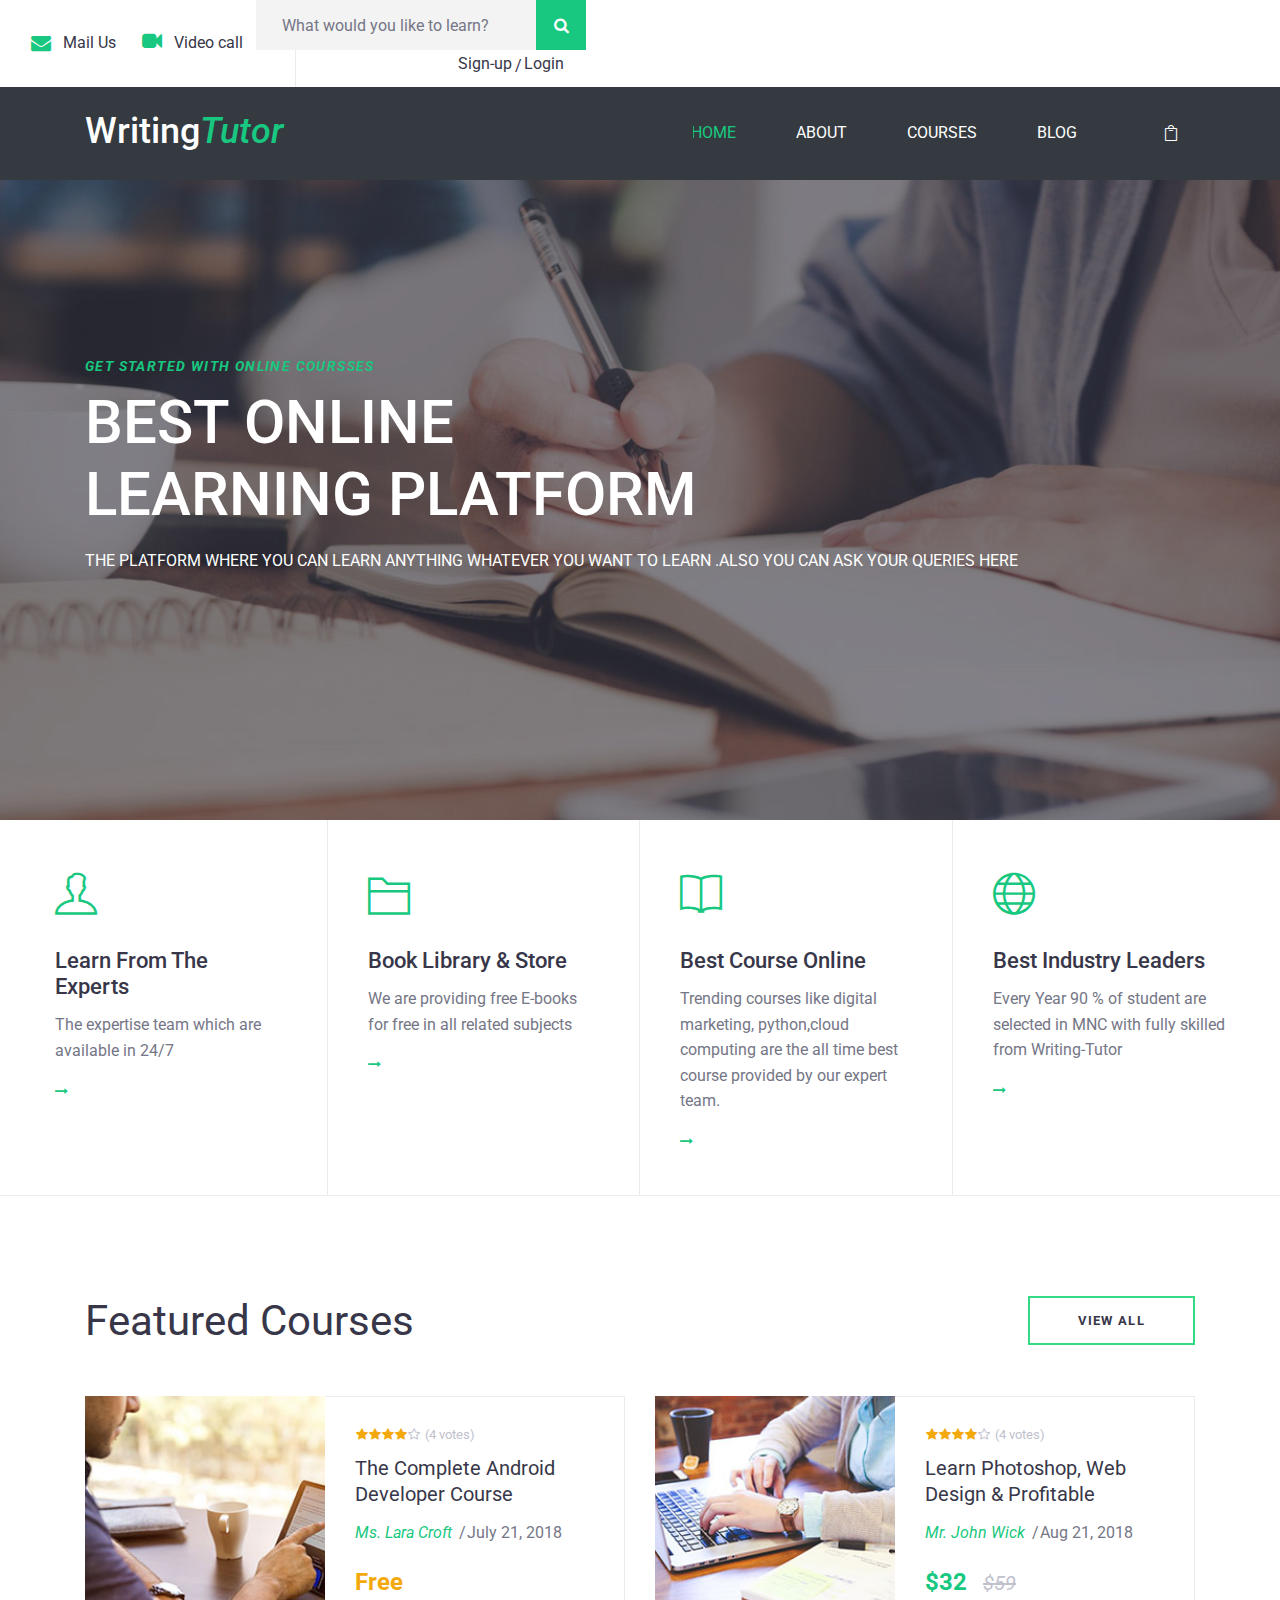
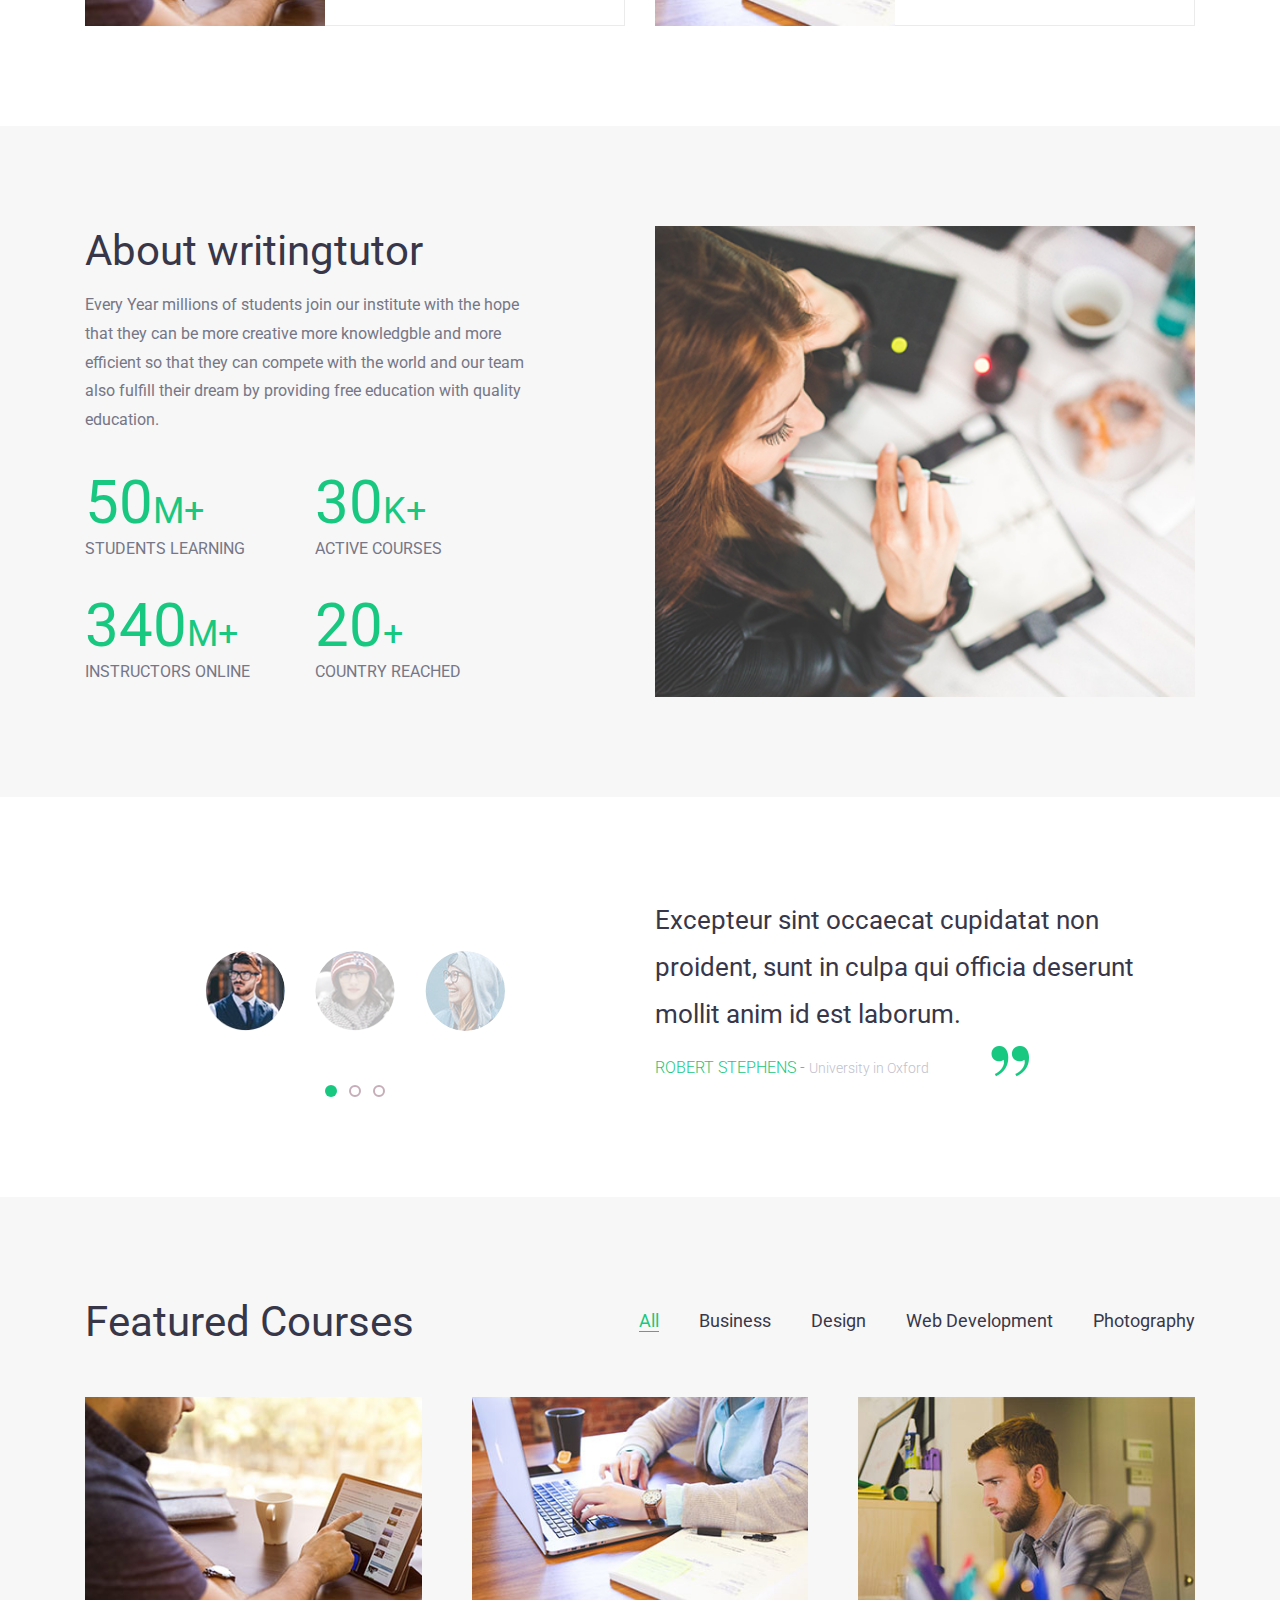
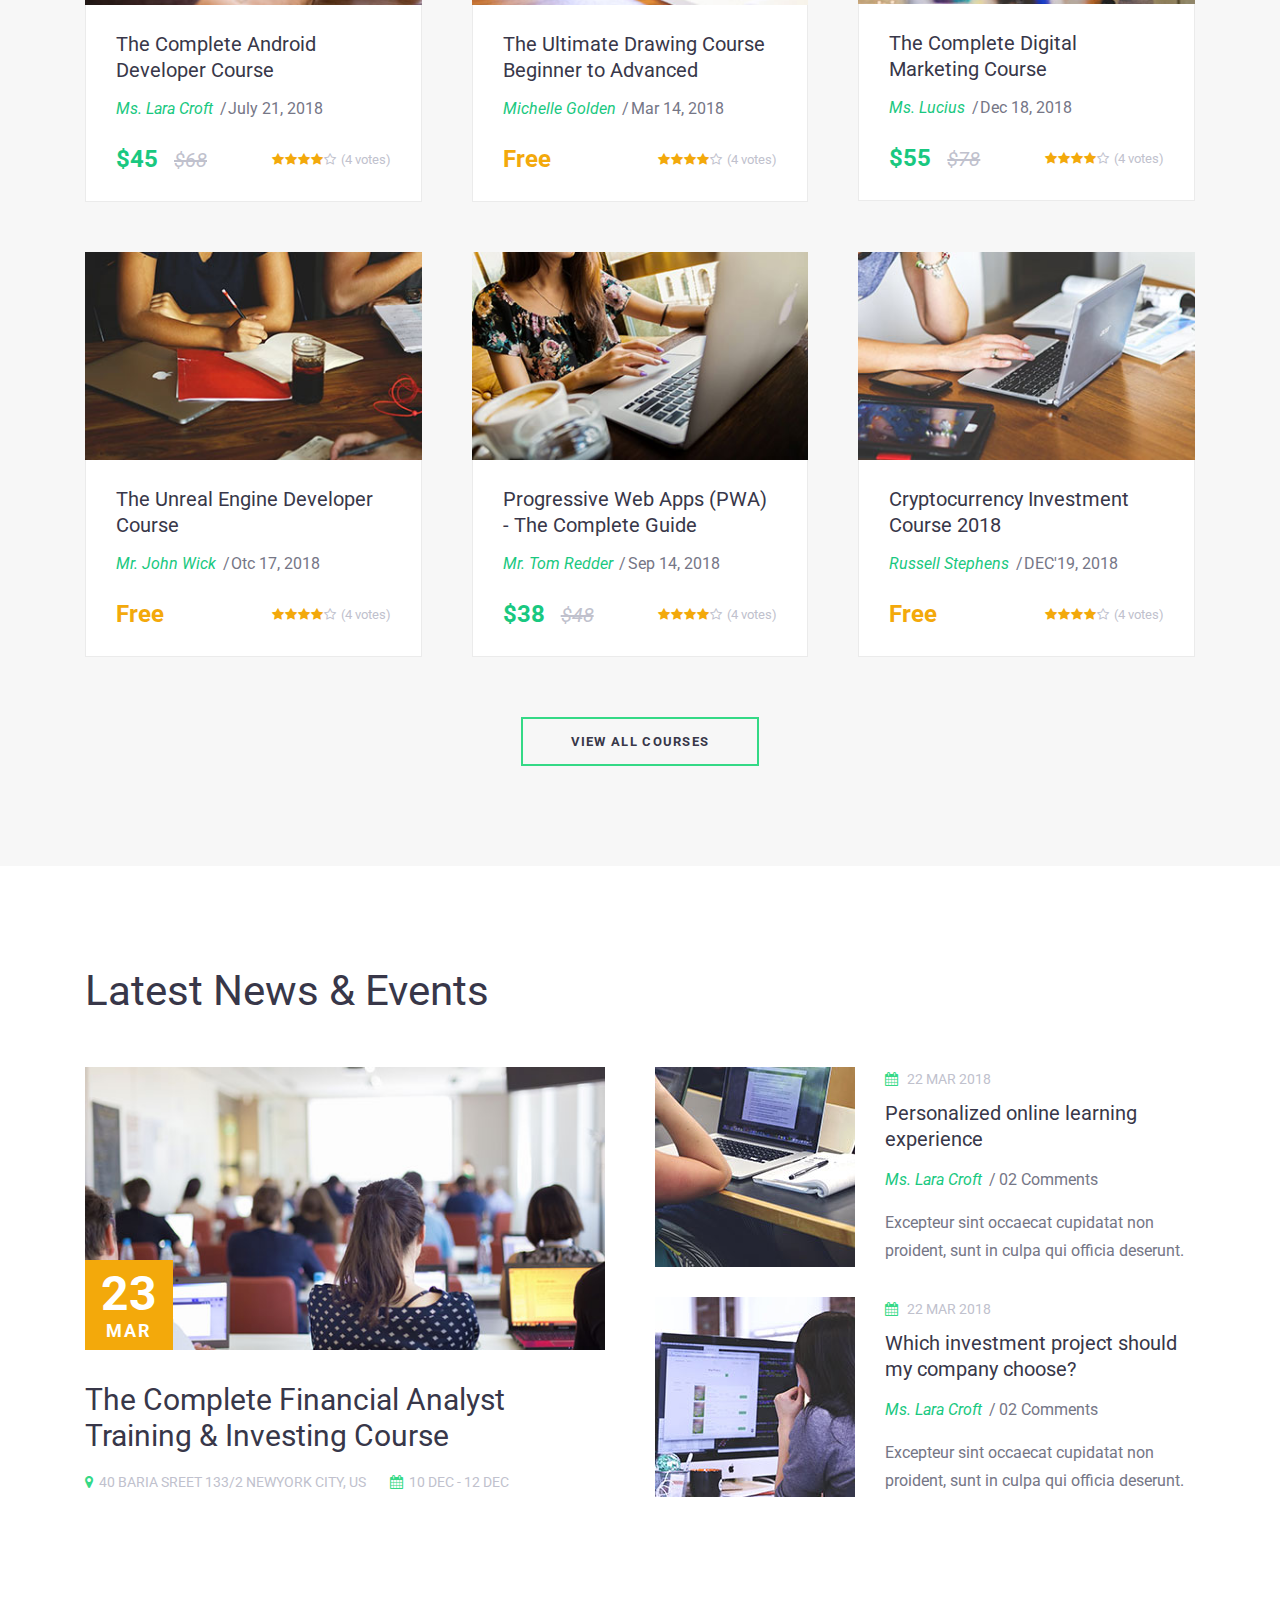
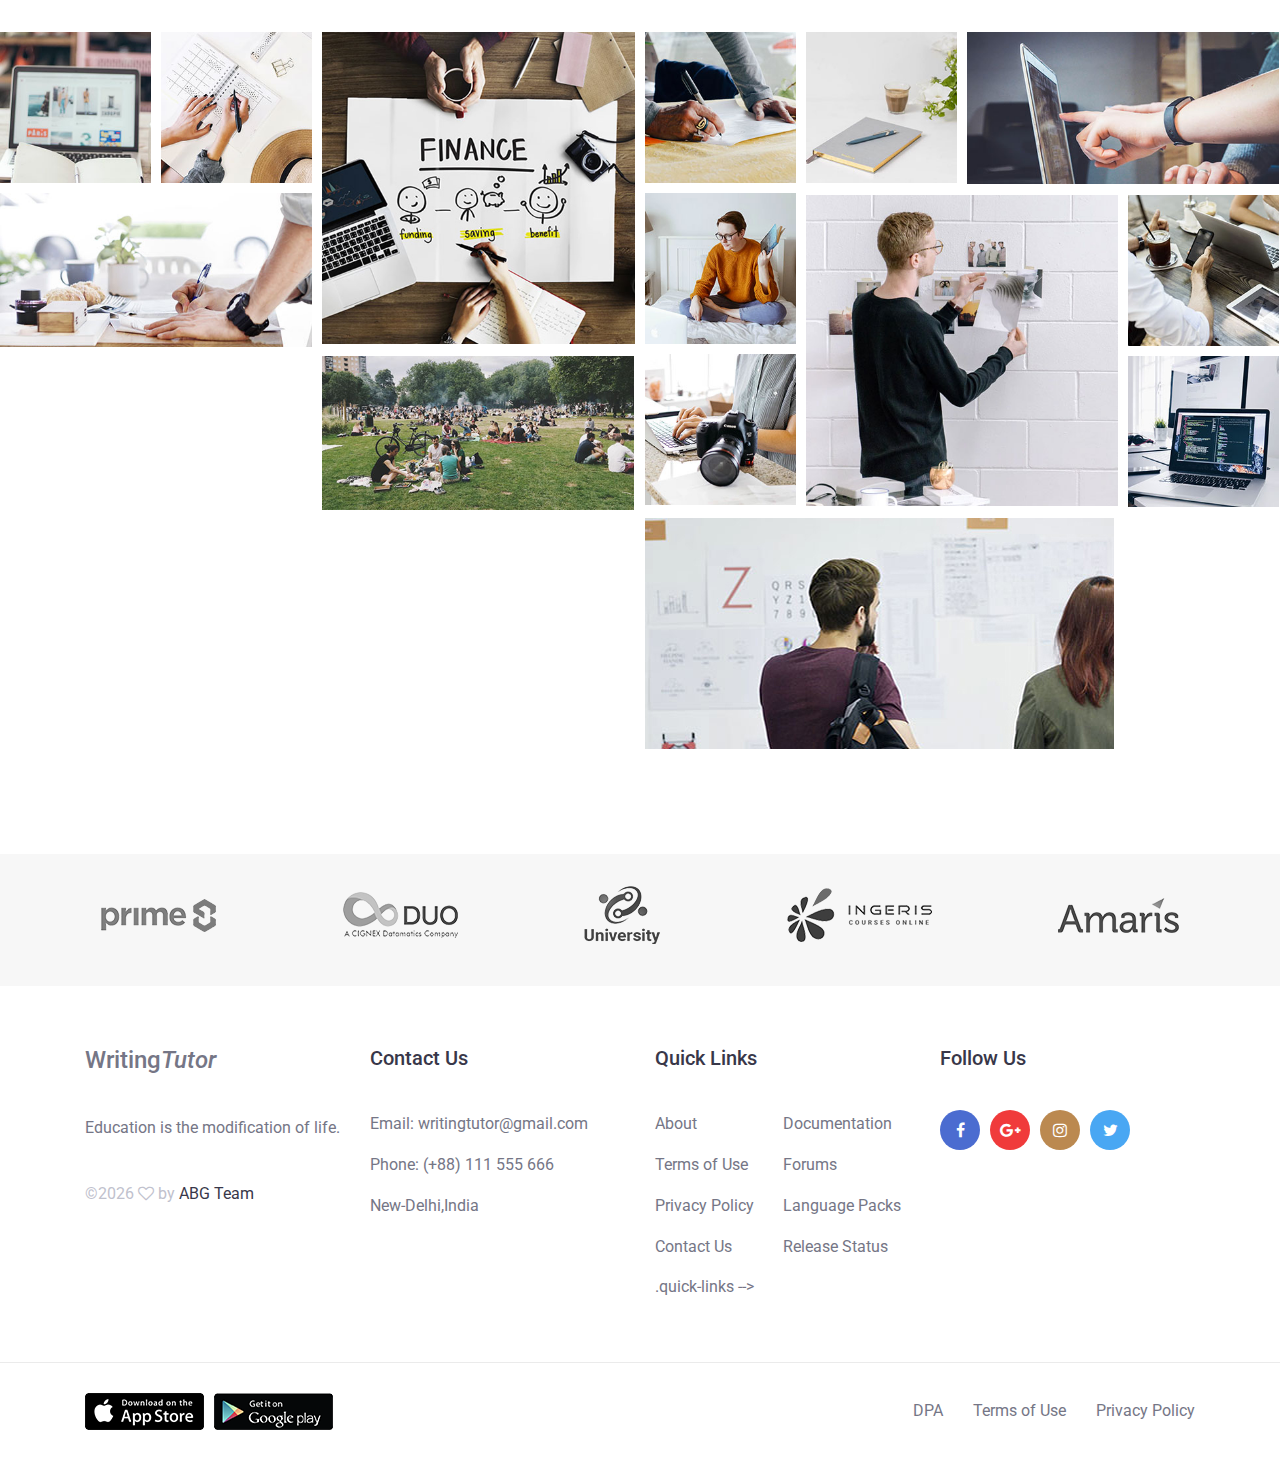
<file: Desktop/Writing Tutor/index.html>
<!DOCTYPE html>
<html lang="en">
<head>
    <title>Writing Tutor</title>
    <meta charset="utf-8">
    <meta name="viewport" content="width=device-width, initial-scale=1, shrink-to-fit=no">
    <link rel="stylesheet" href="css/bootstrap.min.css">
    <link rel="stylesheet" href="css/font-awesome.min.css">
    <link rel="stylesheet" href="css/elegant-fonts.css">
    <link rel="stylesheet" href="css/themify-icons.css">
    <link rel="stylesheet" href="css/swiper.min.css">
    <link rel="stylesheet" href="style.css">
</head>
<body>
    <div class="hero-content">
        <header class="site-header">
            <div class="top-header-bar">
                <div class="container-fluid">
                    <div class="row">
                        <div class="col-12 col-lg-6 d-none d-md-flex flex-wrap justify-content-center justify-content-lg-start mb-3 mb-lg-0">
                            <div class="header-bar-email d-flex align-items-center">
                                <i class="fa fa-envelope"></i><a href="writingtutor@gmail.com">Mail Us</a>
                            <div class="header-bar-text lg-flex align-items-center">
                                <p><i class="fa fa-video-camera"><a href="https://zoom.us/j/6726980703"></i>Video call</a></p>
                            </div>
                        </div>
                        <div class="col-12 col-lg-6 d-flex flex-wrap justify-content-center justify-content-lg-end align-items-center">
                            <div class="header-bar-search">
                                <form class="flex align-items-stretch">
                                    <input type="search" class="flex justify-content-end align-content-center" placeholder="What would you like to learn?">
                                    <button type="submit" value="" class="flex justify-content-center align-items-center"><i class="fa fa-search"></i></button>
                                </form>
                            </div>
                            <div class="header-bar-menu">
                                <ul class="flex justify-content-center align-items-center py-2 pt-md-0">
                                    <li><a href="SignUp.html">Sign-up</a></li>
                                    <li><a href="login.html">Login</a></li>
                                </ul>
                            </div>
                        </div>
                    </div>
                </div>
            </div>
            <div class="nav-bar bg-dark">
                <div class="container">
                    <div class="row">
                        <div class="col-9 col-lg-3">
                            <div class="site-branding">
                                <h1 class="site-title"><a href="index.html" rel="home">Writing<span><em>Tutor</em></span></a></h1>
                            </div>
                        </div>
                        <div class="col-3 col-lg-9 flex justify-content-end ">
                            <nav class="site-navigation flex justify-content-end align-items-center">
                                <ul class="flex flex-column flex-lg-row justify-content-lg-end align-content-center">
                                    <li class="current-menu-item"><a href="index.html">Home</a></li>
                                    <li><a href="about.html">About</a></li>
                                    <li><a href="courses.html">Courses</a></li>
                                    <li><a href="blog.html">blog</a></li>
                                </ul>
                                <div class="hamburger-menu d-lg-none">
                                    <span></span>
                                    <span></span>
                                    <span></span>
                                    <span></span>
                                </div>
                                <div class="header-bar-cart">
                                    <a href="#" class="flex justify-content-center align-items-center"><span aria-hidden="true" class="icon_bag_alt"></span></a>
                                </div>
                            </nav>
                        </div>
                    </div>
                </div>
            </div>
        </header>
        <div class="hero-content-overlay">
            <div class="container">
                <div class="row">
                    <div class="col-12">
                        <div class="hero-content-wrap flex flex-column justify-content-center align-items-start">
                            <header class="entry-header">
                                <h4><em>GET STARTED WITH ONLINE COURSSES</em></h4>
                                <h1>BEST ONLINE<br/>LEARNING PLATFORM</h1>
                            </header>
                            <div class="entry-content">
                                <p>THE PLATFORM WHERE YOU CAN LEARN ANYTHING WHATEVER YOU WANT TO LEARN .ALSO YOU CAN ASK YOUR QUERIES HERE </p>
                            </div>
                            </footer>
                        </div>
                    </div>
                </div>
            </div>
        </div>
    </div>

    <div class="icon-boxes">
        <div class="container-fluid">
            <div class="flex flex-wrap align-items-stretch">
                <div class="icon-box">
                    <div class="icon">
                        <span class="ti-user"></span>
                    </div>
                    <header class="entry-header">
                        <h2 class="entry-title">Learn From The Experts</h2>
                    </header>
                    <div class="entry-content">
                        <p>The expertise team which are available in 24/7</p>
                    </div>
                    <footer class="entry-footer read-more">
                        <a href="#">read more<i class="fa fa-long-arrow-right"></i></a>
                    </footer>
                </div>
                <div class="icon-box">
                    <div class="icon">
                        <span class="ti-folder"></span>
                    </div>
                    <header class="entry-header">
                        <h2 class="entry-title">Book Library & Store</h2>
                    </header>
                    <div class="entry-content">
                        <p>We are providing free E-books for free in all related subjects</p>
                    </div>
                    <footer class="entry-footer read-more">
                        <a href="#">read more<i class="fa fa-long-arrow-right"></i></a>
                    </footer>
                </div>
                <div class="icon-box">
                    <div class="icon">
                        <span class="ti-book"></span>
                    </div>
                    <header class="entry-header">
                        <h2 class="entry-title">Best Course Online</h2>
                    </header>
                    <div class="entry-content">
                        <p>Trending courses like digital marketing, python,cloud computing are the all time best course provided by our expert team.</p>
                    </div>
                    <footer class="entry-footer read-more">
                        <a href="#">read more<i class="fa fa-long-arrow-right"></i></a>
                    </footer>
                </div>
                <div class="icon-box">
                    <div class="icon">
                        <span class="ti-world"></span>
                    </div>
                    <header class="entry-header">
                        <h2 class="entry-title">Best Industry Leaders</h2>
                    </header>
                    <div class="entry-content">
                        <p>Every Year 90 % of  student are selected in MNC with fully skilled from Writing-Tutor</p>
                    </div>
                    <footer class="entry-footer read-more">
                        <a href="#">read more<i class="fa fa-long-arrow-right"></i></a>
                    </footer>
                </div>
            </div>
        </div>
    </div>
    <section class="featured-courses horizontal-column courses-wrap">
        <div class="container">
            <div class="row">
                <div class="col-12">
                    <header class="heading flex justify-content-between align-items-center">
                        <h2 class="entry-title">Featured Courses</h2>
                        <a class="btn mt-4 mt-sm-0" href="#">view all</a>
                    </header>
                </div>
                <div class="col-12 col-lg-6">
                    <div class="course-content flex flex-wrap justify-content-between align-content-lg-stretch">
                        <figure class="course-thumbnail">
                            <a href="#"><img src="images/1.jpg" alt=""></a>
                        </figure>
                        <div class="course-content-wrap">
                            <header class="entry-header">
                                <div class="course-ratings flex align-items-center">
                                    <span class="fa fa-star checked"></span>
                                    <span class="fa fa-star checked"></span>
                                    <span class="fa fa-star checked"></span>
                                    <span class="fa fa-star checked"></span>
                                    <span class="fa fa-star-o"></span>
                                    <span class="course-ratings-count">(4 votes)</span>
                                </div>
                                <h2 class="entry-title"><a href="#">The Complete Android Developer Course</a></h2>
                                <div class="entry-meta flex flex-wrap align-items-center">
                                    <div class="course-author"><a href="#">Ms. Lara Croft </a></div>
                                    <div class="course-date">July 21, 2018</div>
                                </div>
                            </header>
                            <footer class="entry-footer flex justify-content-between align-items-center">
                                <div class="course-cost">
                                    <span class="free-cost">Free</span>
                                </div>
                            </footer>
                        </div>
                    </div>
                </div>
                <div class="col-12 col-lg-6">
                    <div class="course-content flex flex-wrap justify-content-between align-content-lg-stretch">
                        <figure class="course-thumbnail">
                            <a href="#"><img src="images/2.jpg" alt=""></a>
                        </figure>
                        <div class="course-content-wrap">
                            <header class="entry-header">
                                <div class="course-ratings flex align-items-center">
                                    <span class="fa fa-star checked"></span>
                                    <span class="fa fa-star checked"></span>
                                    <span class="fa fa-star checked"></span>
                                    <span class="fa fa-star checked"></span>
                                    <span class="fa fa-star-o"></span>
                                    <span class="course-ratings-count">(4 votes)</span>
                                </div>
                                <h2 class="entry-title"><a href="#">Learn Photoshop, Web Design & Profitable</a></h2>
                                <div class="entry-meta flex flex-wrap align-items-center">
                                    <div class="course-author"><a href="#">Mr. John Wick</a></div>
                                    <div class="course-date">Aug 21, 2018</div>
                                </div>
                            </header>
                            <footer class="entry-footer flex justify-content-between align-items-center">
                                <div class="course-cost">
                                    $32 <span class="price-drop">$59</span>
                                </div>
                            </footer>
                        </div>
                    </div>
                </div>
            </div>
            </div>
    </section>
    <section class="about-section">
        <div class="container">
            <div class="row">
                <div class="col-12 col-lg-6 align-content-lg-stretch">
                    <header class="heading">
                        <h2 class="entry-title">About writingtutor</h2>
                        <p>Every Year millions of students join our institute with the hope that they can be more creative more knowledgble and more efficient so that they can compete with the world and our team also fulfill their dream by providing free education with quality education.</p>
                    </header>
                    <div class="entry-content ezuca-stats">
                        <div class="stats-wrap flex flex-wrap justify-content-lg-between">
                            <div class="stats-count">
                                50<span>M+</span>
                                <p>STUDENTS LEARNING</p>
                            </div>
                            <div class="stats-count">
                                30<span>K+</span>
                                <p>ACTIVE COURSES</p>
                            </div>
                            <div class="stats-count">
                                340<span>M+</span>
                                <p>INSTRUCTORS ONLINE</p>
                            </div>
                            <div class="stats-count">
                                20<span>+</span>
                                <p>Country Reached</p>
                            </div>
                        </div>
                    </div>
                </div>
                <div class="col-12 col-lg-6 flex align-content-center mt-5 mt-lg-0">
                    <div class="ezuca-video position-relative">
                        <div class="video-play-btn position-absolute">
                            
                        </div>
                        <img src="images/video-screenshot.png" alt="">
                    </div>
                </div>
            </div>
        </div>
   </section>
    <section class="testimonial-section">
        <div class="swiper-container testimonial-slider">
            <div class="swiper-wrapper">
                <div class="swiper-slide">
                    <div class="container">
                        <div class="row">
                            <div class="col-12 col-lg-6 order-2 order-lg-1 flex align-items-center mt-5 mt-lg-0">
                                <figure class="user-avatar">
                                    <img src="images/user-1.jpg" alt="">
                                </figure>
                            </div>
                            <div class="col-12 col-lg-6 order-1 order-lg-2 content-wrap h-100">
                                <div class="entry-content">
                                    <p>Together as teachers, students and universities we can help make this education available for everyone.</p>
                                </div>
                                <div class="entry-footer">
                                    <h3 class="testimonial-user">Russell Stephens - <span>University in UK</span></h3>
                                </div>
                            </div>
                        </div>
                    </div>
                </div>
                <div class="swiper-slide">
                    <div class="container">
                        <div class="row">
                            <div class="col-12 col-lg-6 order-2 order-lg-1 flex align-items-center mt-5 mt-lg-0">
                                <figure class="user-avatar">
                                    <img src="images/user-2.jpg" alt="">
                                </figure>
                            </div>
                            <div class="col-12 col-lg-6 order-1 order-lg-2 content-wrap h-100">
                                <div class="entry-content">
                                    <p>Excepteur sint occaecat cupidatat non proident, sunt in culpa qui officia deserunt mollit anim id est laborum.</p>
                                </div>
                                <div class="entry-footer">
                                    <h3 class="testimonial-user">Robert Stephens - <span>University in Oxford</span></h3>
                                </div>
                            </div>
                        </div>
                    </div>
                </div>
                <div class="swiper-slide">
                    <div class="container">
                        <div class="row">
                            <div class="col-12 col-lg-6 flex order-2 order-lg-1 align-items-center mt-5 mt-lg-0">
                                <figure class="user-avatar">
                                    <img src="images/user-3.jpg" alt="">
                                </figure>
                              </div>
                            <div class="col-12 col-lg-6 order-1 order-lg-2 content-wrap h-100">
                                <div class="entry-content">
                                    <p>Lorem Ipsum available, but the majority have suffered alteration in some form, by injected humour.</p>
                                </div>
                                <div class="entry-footer">
                                    <h3 class="testimonial-user">James Stephens - <span>University in Cambridge</span></h3>
                                </div>
                            </div>
                        </div>
                    </div>
                </div>
            </div>
            <div class="container">
                <div class="row">
                    <div class="col-12 col-lg-6 mt-5 mt-lg-0">
                        <div class="swiper-pagination position-relative flex justify-content-center align-items-center"></div>
                    </div>
                </div>
            </div>
        </div>
    </section>
    <section class="featured-courses vertical-column courses-wrap">
        <div class="container">
            <div class="row mx-m-25">
                <div class="col-12 px-25">
                    <header class="heading flex flex-wrap justify-content-between align-items-center">
                        <h2 class="entry-title">Featured Courses</h2>

                        <nav class="courses-menu mt-3 mt-lg-0">
                            <ul class="flex flex-wrap justify-content-md-end align-items-center">
                                <li class="active"><a href="#">All</a></li>
                                <li><a href="#">Business</a></li>
                                <li><a href="#">Design</a></li>
                                <li><a href="#">Web Development</a></li>
                                <li><a href="#">Photography</a></li>
                            </ul>
                        </nav>
                   </header>
                </div>
                <div class="col-12 col-md-6 col-lg-4 px-25">
                    <div class="course-content">
                        <figure class="course-thumbnail">
                            <a href="#"><img src="images/1.jpg" alt=""></a>
                        </figure>
                        <div class="course-content-wrap">
                            <header class="entry-header">
                                <h2 class="entry-title"><a href="#">The Complete Android Developer Course</a></h2>
                                <div class="entry-meta flex align-items-center">
                                    <div class="course-author"><a href="#">Ms. Lara Croft </a></div>
                                    <div class="course-date">July 21, 2018</div>
                                </div>
                              </header>
                            <footer class="entry-footer flex justify-content-between align-items-center">
                                <div class="course-cost">
                                    $45 <span class="price-drop">$68</span>
                                </div>
                                <div class="course-ratings flex justify-content-end align-items-center">
                                    <span class="fa fa-star checked"></span>
                                    <span class="fa fa-star checked"></span>
                                    <span class="fa fa-star checked"></span>
                                    <span class="fa fa-star checked"></span>
                                    <span class="fa fa-star-o"></span>
                                    <span class="course-ratings-count">(4 votes)</span>
                                </div>
                            </footer>
                        </div>
                    </div>
                </div>
                <div class="col-12 col-md-6 col-lg-4 px-25">
                    <div class="course-content">
                        <figure class="course-thumbnail">
                            <a href="#"><img src="images/2.jpg" alt=""></a>
                        </figure>
                        <div class="course-content-wrap">
                            <header class="entry-header">
                                <h2 class="entry-title"><a href="#">The Ultimate Drawing Course Beginner to Advanced</a></h2>
                                <div class="entry-meta flex align-items-center">
                                    <div class="course-author"><a href="#">Michelle Golden</a></div>
                                    <div class="course-date">Mar 14, 2018</div>
                                </div>
                            </header>
                            <footer class="entry-footer flex justify-content-between align-items-center">
                                <div class="course-cost">
                                    <span class="free-cost">Free</span>
                                </div>
                                <div class="course-ratings flex justify-content-end align-items-center">
                                    <span class="fa fa-star checked"></span>
                                    <span class="fa fa-star checked"></span>
                                    <span class="fa fa-star checked"></span>
                                    <span class="fa fa-star checked"></span>
                                    <span class="fa fa-star-o"></span>
                                    <span class="course-ratings-count">(4 votes)</span>
                                </div>
                            </footer>
                        </div>
                    </div>
                </div>
                <div class="col-12 col-md-6 col-lg-4 px-25">
                    <div class="course-content">
                        <figure class="course-thumbnail">
                            <a href="#"><img src="images/3.jpg" alt=""></a>
                        </figure>
                        <div class="course-content-wrap">
                            <header class="entry-header">
                                <h2 class="entry-title"><a href="#">The Complete Digital Marketing Course</a></h2>
                                <div class="entry-meta flex align-items-center">
                                    <div class="course-author"><a href="#">Ms. Lucius</a></div>
                                    <div class="course-date">Dec 18, 2018</div>
                                </div>
                            </header>
                            <footer class="entry-footer flex justify-content-between align-items-center">
                                <div class="course-cost">
                                    $55 <span class="price-drop">$78</span>
                                </div>
                                <div class="course-ratings flex justify-content-end align-items-center">
                                    <span class="fa fa-star checked"></span>
                                    <span class="fa fa-star checked"></span>
                                    <span class="fa fa-star checked"></span>
                                    <span class="fa fa-star checked"></span>
                                    <span class="fa fa-star-o"></span>
                                    <span class="course-ratings-count">(4 votes)</span>
                                </div>
                            </footer>
                        </div>
                    </div>
                </div>
                <div class="col-12 col-md-6 col-lg-4 px-25">
                    <div class="course-content">
                        <figure class="course-thumbnail">
                            <a href="#"><img src="images/4.jpg" alt=""></a>
                        </figure>
                        <div class="course-content-wrap">
                            <header class="entry-header">
                                <h2 class="entry-title"><a href="#">The Unreal Engine Developer Course</a></h2>
                                <div class="entry-meta flex align-items-center">
                                    <div class="course-author"><a href="#">Mr. John Wick</a></div>
                                    <div class="course-date">Otc 17, 2018</div>
                                </div>
                            </header>
                            <footer class="entry-footer flex justify-content-between align-items-center">
                                <div class="course-cost">
                                    <span class="free-cost">Free</span>
                                </div>
                                <div class="course-ratings flex justify-content-end align-items-center">
                                    <span class="fa fa-star checked"></span>
                                    <span class="fa fa-star checked"></span>
                                    <span class="fa fa-star checked"></span>
                                    <span class="fa fa-star checked"></span>
                                    <span class="fa fa-star-o"></span>
                                    <span class="course-ratings-count">(4 votes)</span>
                                </div>
                            </footer>
                        </div>
                    </div>
                </div>
                <div class="col-12 col-md-6 col-lg-4 px-25">
                    <div class="course-content">
                        <figure class="course-thumbnail">
                            <a href="#"><img src="images/5.jpg" alt=""></a>
                        </figure>
                        <div class="course-content-wrap">
                            <header class="entry-header">
                                <h2 class="entry-title"><a href="#">Progressive Web Apps (PWA) - The Complete Guide</a></h2>
                                <div class="entry-meta flex align-items-center">
                                    <div class="course-author"><a href="#">Mr. Tom Redder</a></div>
                                    <div class="course-date">Sep 14, 2018</div>
                                </div>
                            </header>
                            <footer class="entry-footer flex justify-content-between align-items-center">
                                <div class="course-cost">
                                    $38 <span class="price-drop">$48</span>
                                </div>
                                <div class="course-ratings flex justify-content-end align-items-center">
                                    <span class="fa fa-star checked"></span>
                                    <span class="fa fa-star checked"></span>
                                    <span class="fa fa-star checked"></span>
                                    <span class="fa fa-star checked"></span>
                                    <span class="fa fa-star-o"></span>
                                    <span class="course-ratings-count">(4 votes)</span>
                                </div>
                            </footer>
                        </div>
                    </div>
                </div>
                <div class="col-12 col-md-6 col-lg-4 px-25">
                    <div class="course-content">
                        <figure class="course-thumbnail">
                            <a href="#"><img src="images/6.jpg" alt=""></a>
                        </figure>
                        <div class="course-content-wrap">
                            <header class="entry-header">
                                <h2 class="entry-title"><a href="#">Cryptocurrency Investment Course 2018</a></h2>
                                <div class="entry-meta flex align-items-center">
                                    <div class="course-author"><a href="#">Russell Stephens</a></div>
                                    <div class="course-date">DEC'19, 2018</div>
                                </div>
                            </header>
                            <footer class="entry-footer flex justify-content-between align-items-center">
                                <div class="course-cost">
                                    <span class="free-cost">Free</span>
                                </div>
                                <div class="course-ratings flex justify-content-end align-items-center">
                                    <span class="fa fa-star checked"></span>
                                    <span class="fa fa-star checked"></span>
                                    <span class="fa fa-star checked"></span>
                                    <span class="fa fa-star checked"></span>
                                    <span class="fa fa-star-o"></span>
                                    <span class="course-ratings-count">(4 votes)</span>
                                </div>
                            </footer>
                        </div>
                    </div>
                </div>
                <div class="col-12 px-25 flex justify-content-center">
                    <a class="btn" href="#">view all courses</a>
                </div>
            </div>
       </div>
    </section>
    <section class="latest-news-events">
        <div class="container">
            <div class="row">
                <div class="col-12">
                    <header class="heading flex justify-content-between align-items-center">
                        <h2 class="entry-title">Latest News & Events</h2>
                    </header>
                </div>
                <div class="col-12 col-lg-6">
                    <div class="featured-event-content">
                        <figure class="event-thumbnail position-relative m-0">
                            <a href="#"><img src="images/event-1.jpg" alt=""></a>
                            <div class="posted-date position-absolute">
                                <div class="day">23</div>
                                <div class="month">mar</div>
                            </div>
                        </figure>
                        <header class="entry-header flex flex-wrap align-items-center">
                            <h2 class="entry-title"><a href="#">The Complete Financial Analyst Training & Investing Course</a></h2>
                            <div class="event-location"><i class="fa fa-map-marker"></i>40 Baria Sreet 133/2 NewYork City, US</div>
                            <div class="event-duration"><i class="fa fa-calendar"></i>10 Dec - 12 dec</div>
                        </header>
                    </div>
                  </div>
                <div class="col-12 col-lg-6 mt-5 mt-lg-0">
                    <div class="event-content flex flex-wrap justify-content-between align-content-stretch">
                        <figure class="event-thumbnail">
                            <a href="#"><img src="images/event-2.jpg" alt=""></a>
                        </figure>
                        <div class="event-content-wrap">
                            <header class="entry-header">
                                <div class="posted-date">
                                    <i class="fa fa-calendar"></i> 22 Mar 2018
                                </div>
                                <h2 class="entry-title"><a href="#">Personalized online learning experience</a></h2>

                                <div class="entry-meta flex flex-wrap align-items-center">
                                    <div class="post-author"><a href="#">Ms. Lara Croft </a></div>

                                    <div class="post-comments">02 Comments  </div>
                                </div>
                            </header>
                            <div class="entry-content">
                                <p>Excepteur sint occaecat cupidatat non proident, sunt in culpa qui officia deserunt.</p>
                            </div>
                        </div>
                    </div>
                    <div class="event-content flex flex-wrap justify-content-between align-content-lg-stretch">
                        <figure class="event-thumbnail">
                            <a href="#"><img src="images/event-3.jpg" alt=""></a>
                        </figure>
                        <div class="event-content-wrap">
                            <header class="entry-header">
                                <div class="posted-date">
                                    <i class="fa fa-calendar"></i> 22 Mar 2018
                                </div>
                                <h2 class="entry-title"><a href="#">Which investment project should my company choose?</a></h2>
                                <div class="entry-meta flex flex-wrap align-items-center">
                                    <div class="post-author"><a href="#">Ms. Lara Croft </a></div>
                                    <div class="post-comments">02 Comments  </div>
                                </div>
                            </header>
                            <div class="entry-content">
                                <p>Excepteur sint occaecat cupidatat non proident, sunt in culpa qui officia deserunt.</p>
                            </div>
                        </div>
                    </div>
                </div>
            </div>
        </div>
    </section>
    <section class="home-gallery">
        <div class="gallery-wrap flex flex-wrap">
            <div class="gallery-grid gallery-grid1x1">
                <a href="#"><img src="images/a.jpg" alt=""></a>
            </div>
            <div class="gallery-grid gallery-grid1x1">
                <a href="#"><img src="images/b.jpg" alt=""></a>
            </div>
            <div class="gallery-grid gallery-grid2x2">
                <a href="#"><img src="images/c.jpg" alt=""></a>
            </div>
            <div class="gallery-grid gallery-grid1x1">
                <a href="#"><img src="images/d.jpg" alt=""></a>
            </div>
            <div class="gallery-grid gallery-grid1x1">
                <a href="#"><img src="images/e.jpg" alt=""></a>
            </div>
            <div class="gallery-grid gallery-grid2x1">
                <a href="#"><img src="images/g.jpg" alt=""></a>
            </div>
            <div class="gallery-grid gallery-grid2x1">
                <a href="#"><img src="images/h.jpg" alt=""></a>
            </div>
            <div class="gallery-grid gallery-grid1x1">
                <a href="#"><img src="images/i.jpg" alt=""></a>
            </div>
            <div class="gallery-grid gallery-grid2x2 ">
                <a href="#"><img src="images/j.jpg" alt=""></a>
            </div>
            <div class="gallery-grid gallery-grid1x1">
                <a href="#"><img src="images/k.jpg" alt=""></a>
            </div>
            <div class="gallery-grid gallery-grid1x1">
                <a href="#"><img src="images/l.jpg" alt=""></a>
            </div>
            <div class="gallery-grid gallery-grid2x1">
                <a href="#"><img src="images/m.jpg" alt=""></a>
            </div>
            <div class="gallery-grid gallery-grid3x1">
                <a href="#"><img src="images/n.jpg" alt=""></a>
            </div>
            <div class="gallery-grid gallery-grid1x1">
                <a href="#"><img src="images/o.jpg" alt=""></a>
            </div>
        </div>
    </section>
    <div class="clients-logo">
        <div class="container">
            <div class="row">
                <div class="col-12 flex flex-wrap justify-content-center justify-content-lg-between align-items-center">
                    <div class="logo-wrap">
                        <img src="images/logo-1.png" alt="">
                    </div>
                    <div class="logo-wrap">
                        <img src="images/logo-2.png" alt="">
                    </div>
                    <div class="logo-wrap">
                        <img src="images/logo-3.png" alt="">
                    </div>
                    <div class="logo-wrap">
                        <img src="images/logo-4.png" alt="">
                    </div>
                    <div class="logo-wrap">
                        <img src="images/logo-5.png" alt="">
                    </div>
                </div>
            </div>
        </div>
    </div>
    <footer class="site-footer">
        <div class="footer-widgets">
            <div class="container">
                <div class="row">
                    <div class="col-12 col-md-6 col-lg-3">
                        <div class="foot-about">
                                <h4>Writing<em>Tutor</em></h4>
                            <p>Education is the modification of life. </p>
                            <p class="footer-copyright">
 &copy;<script>document.write(new Date().getFullYear());</script>  <i class="fa fa-heart-o" aria-hidden="true"></i> by <a href="https://colorlib.com" target="_blank">ABG Team</a>
                            </p>
                        </div>
                    </div>
                    <div class="col-12 col-md-6 col-lg-3 mt-5 mt-md-0">
                        <div class="foot-contact">
                            <h2>Contact Us</h2>

                            <ul>
                                <li>Email: writingtutor@gmail.com</li>
                                <li>Phone: (+88) 111 555 666</li>
                                <li>New-Delhi,India</li>
                            </ul>
                        </div>
                    </div>
                    <div class="col-12 col-md-6 col-lg-3 mt-5 mt-lg-0">
                        <div class="quick-links flex flex-wrap">
                            <h2 class="w-100">Quick Links</h2>
                            <ul class="w-50">
                                <li><a href="#">About </a></li>
                                <li><a href="#">Terms of Use </a></li>
                                <li><a href="#">Privacy Policy </a></li>
                                <li><a href="#">Contact Us</a></li>
                            </ul>
                            <ul class="w-50">
                                <li><a href="#">Documentation</a></li>
                                <li><a href="#">Forums</a></li>
                                <li><a href="#">Language Packs</a></li>
                                <li><a href="#">Release Status</a></li>
                            </ul>
                        </div>.quick-links -->
                    </div>
                    <div class="col-12 col-md-6 col-lg-3 mt-5 mt-lg-0">
                        <div class="follow-us">
                            <h2>Follow Us</h2>

                            <ul class="follow-us flex flex-wrap align-items-center">
                                <li><a href="#"><i class="fa fa-facebook"></i></a></li>
                                <li><a href="#"><i class="fa fa-google-plus"></i></a></li>
                                <li><a href="#"><i class="fa fa-instagram"></i></a></li>
                                <li><a href="#"><i class="fa fa-twitter"></i></a></li>
                            </ul>
                        </div>
                    </div>
                </div>
            </div>
        </div>
        <div class="footer-bar">
            <div class="container">
                <div class="row flex-wrap justify-content-center justify-content-lg-between align-items-center">
                    <div class="col-12 col-lg-6">
                        <div class="download-apps flex flex-wrap justify-content-center justify-content-lg-start align-items-center">
                            <a href="#"><img src="images/app-store.png" alt=""></a>
                            <a href="#"><img src="images/play-store.png" alt=""></a>
                        </div>
                    </div>
                    <div class="col-12 col-lg-6 mt-4 mt-lg-0">
                        <div class="footer-bar-nav">
                            <ul class="flex flex-wrap justify-content-center justify-content-lg-end align-items-center">
                                <li><a href="#">DPA</a></li>
                                <li><a href="#">Terms of Use</a></li>
                                <li><a href="#">Privacy Policy</a></li>
                            </ul>
                        </div>
                    </div>
                </div>
            </div>
        </div>
    </footer>
<script type='text/javascript' src='js/jquery.js'></script>
<script type='text/javascript' src='js/swiper.min.js'></script>
<script type='text/javascript' src='js/masonry.pkgd.min.js'></script>
<script type='text/javascript' src='js/jquery.collapsible.min.js'></script>
<script type='text/javascript' src='js/custom.js'></script>
</body>
</html>
</file>
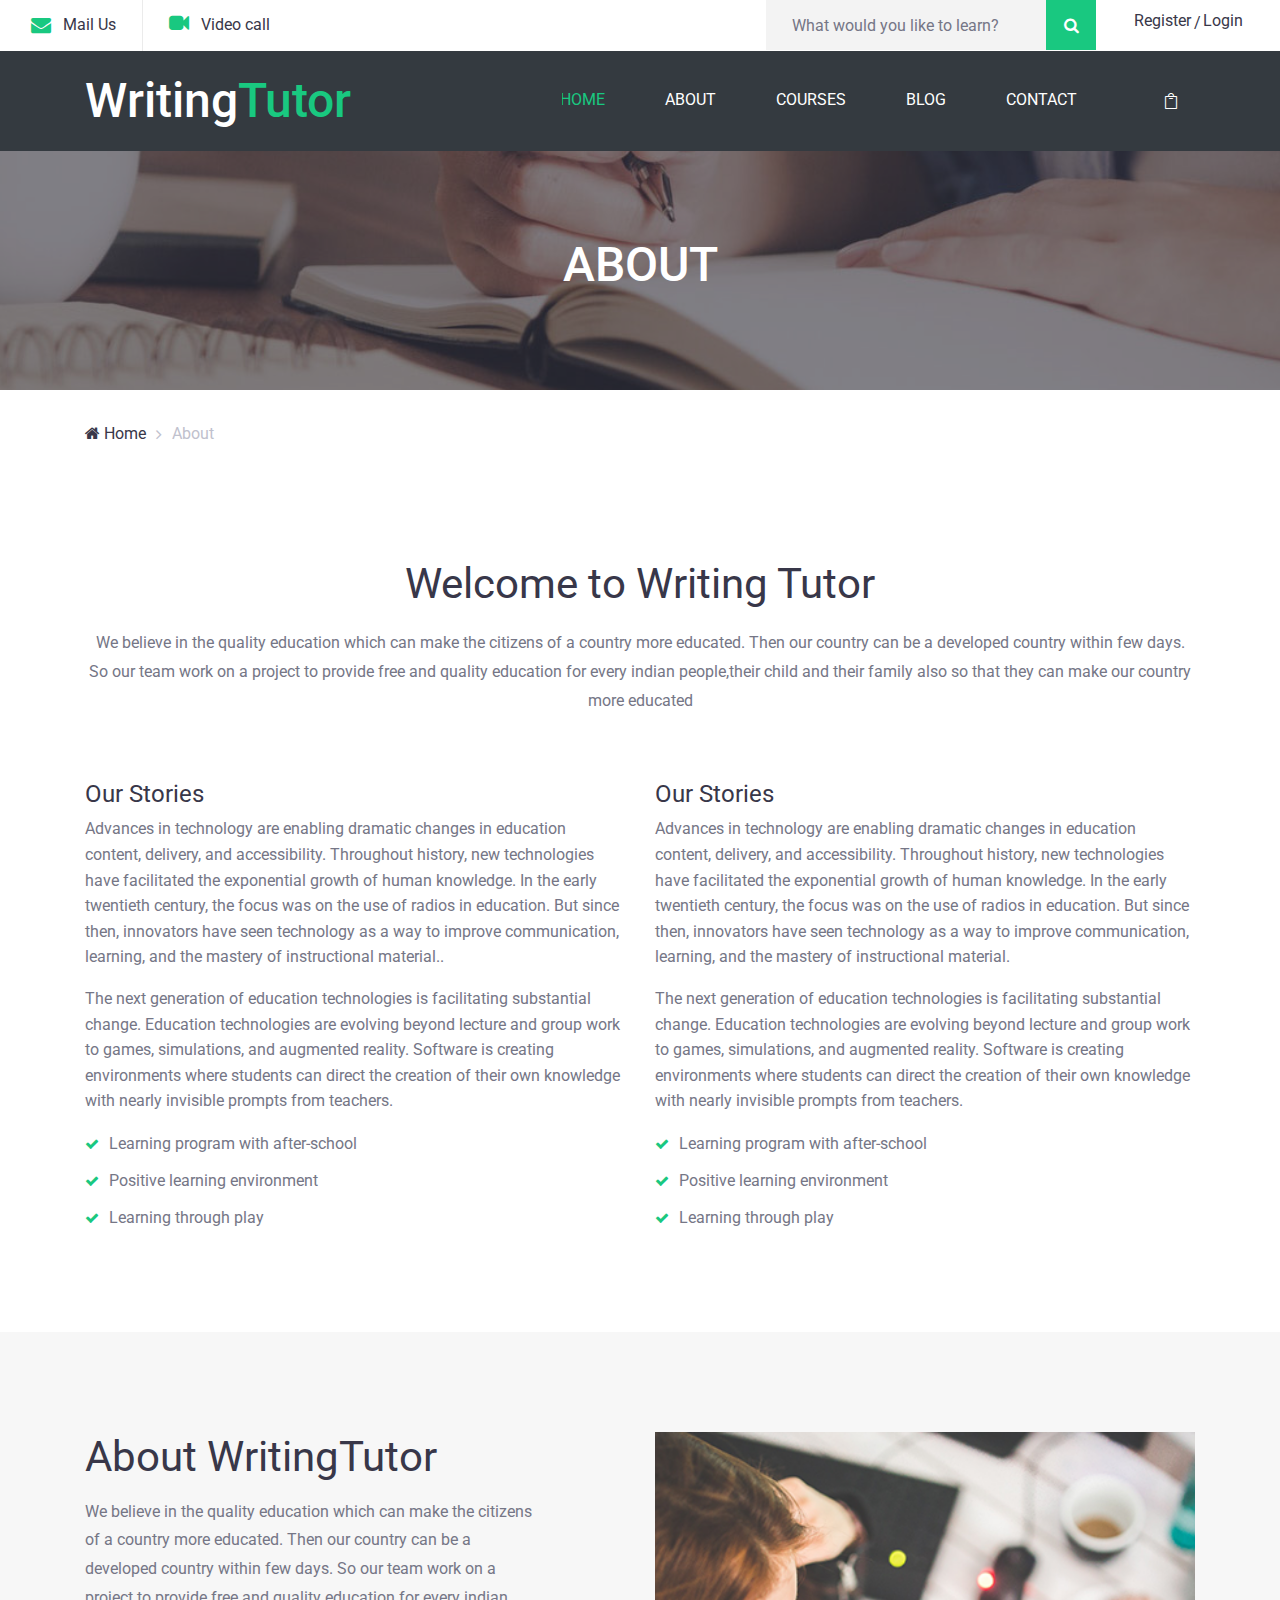
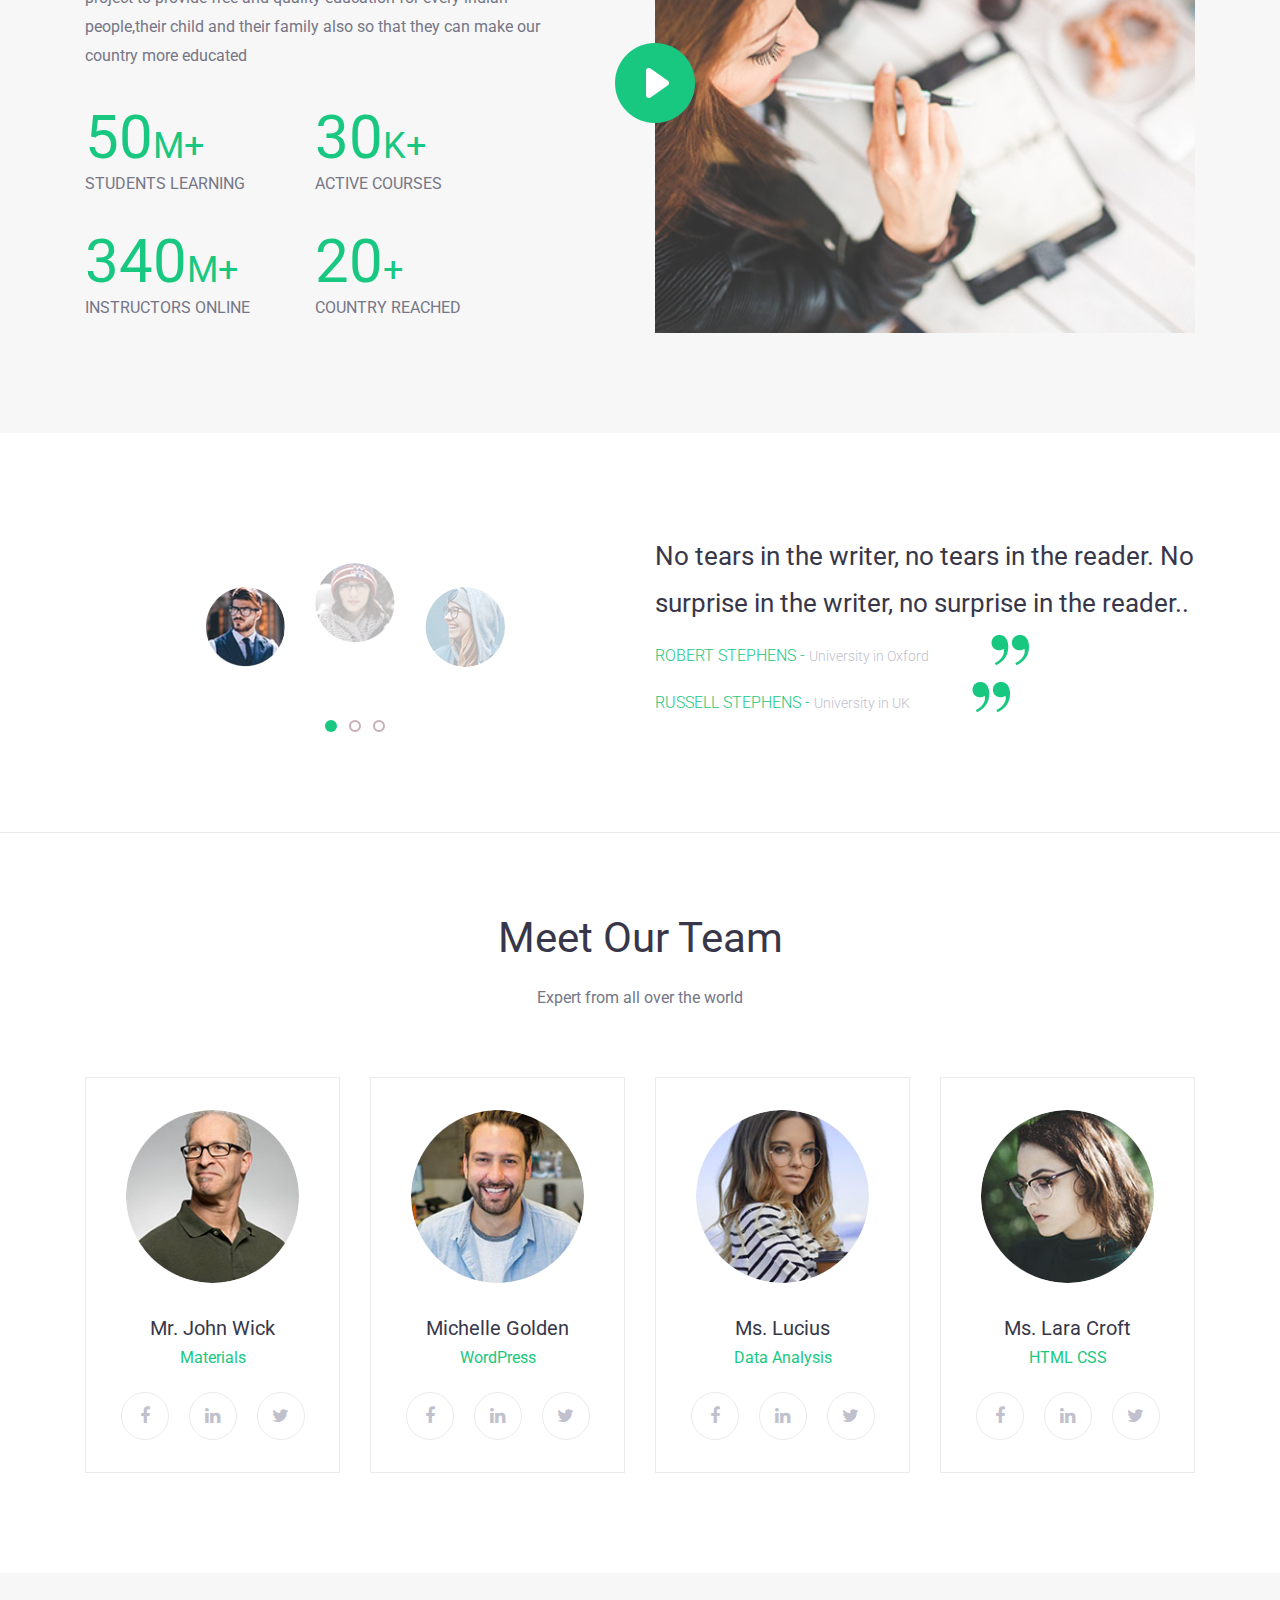
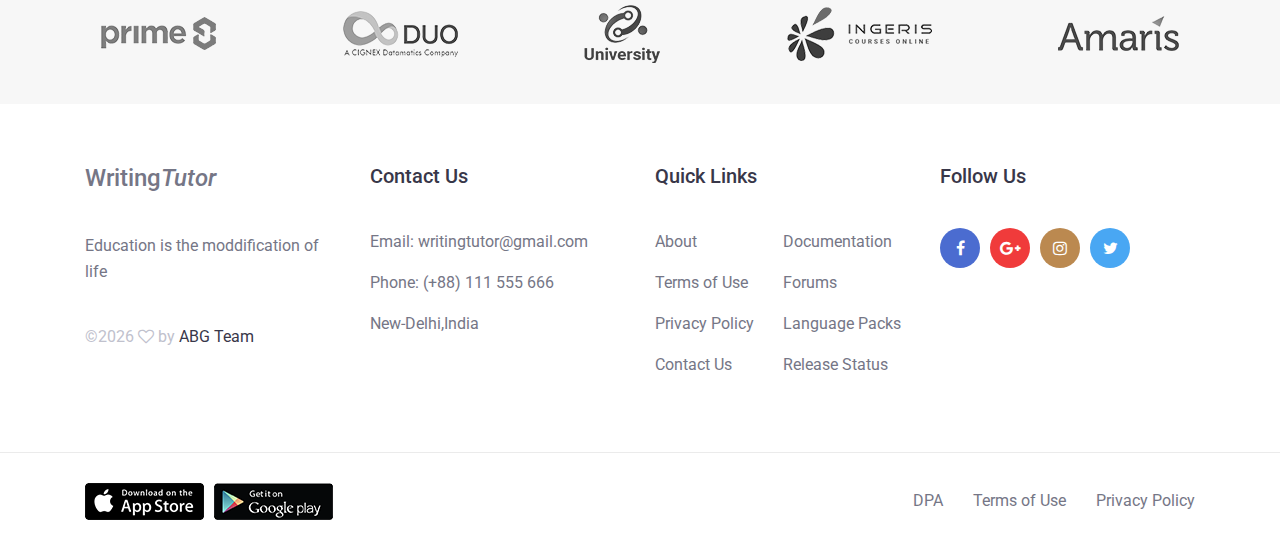
<file: Desktop/Writing Tutor/about.html>
<!DOCTYPE html>
<html lang="en">
<head>
    <title>Writing Tutor</title>
    <meta charset="utf-8">
    <meta name="viewport" content="width=device-width, initial-scale=1, shrink-to-fit=no">
    <link rel="stylesheet" href="css/bootstrap.min.css">
    <link rel="stylesheet" href="css/font-awesome.min.css">
    <link rel="stylesheet" href="css/elegant-fonts.css">
    <link rel="stylesheet" href="css/themify-icons.css">
    <link rel="stylesheet" href="css/swiper.min.css">
    <link rel="stylesheet" href="style.css">
</head>
<body class="about-page">
    <div class="page-header">
        <header class="site-header">
            <header class="site-header">
                <div class="top-header-bar">
                    <div class="container-fluid">
                        <div class="row">
                            <div class="col-12 col-lg-6 d-none d-md-flex flex-wrap justify-content-center justify-content-lg-start mb-3 mb-lg-0">
                                <div class="header-bar-email d-flex align-items-center">
                                    <i class="fa fa-envelope"></i><a href="writingtutor@gmail.com">Mail Us</a>
                                </div>
                                <div class="header-bar-text lg-flex align-items-center">
                                    <p><i class="fa fa-video-camera"></i>Video call</p>
                                </div>
                            </div>
                            <div class="col-12 col-lg-6 d-flex flex-wrap justify-content-center justify-content-lg-end align-items-center">
                                <div class="header-bar-search">
                                    <form class="flex align-items-stretch">
                                        <input type="search" placeholder="What would you like to learn?">
                                        <button type="submit" value="" class="flex justify-content-center align-items-center"><i class="fa fa-search"></i></button>
                                    </form>
                                </div>
                                <div class="header-bar-menu">
                                    <ul class="flex justify-content-center align-items-center py-2 pt-md-0">
                                        <li><a href="SignUp.html">Register</a></li>
                                        <li><a href="login.html">Login</a></li>
                                    </ul>
                                </div>
                            </div>
                        </div>
                    </div>
                </div>
                <div class="nav-bar bg-dark">
                    <div class="container">
                        <div class="row">
                            <div class="col-9 col-lg-3">
                                <div class="site-branding">
                                    <h1 class="site-title"><a href="index.html" rel="home">Writing<span>Tutor</span></a></h1>
                                </div>
                            </div>
                            <div class="col-3 col-lg-9 flex justify-content-end align-content-center">
                                <nav class="site-navigation flex justify-content-end align-items-center">
                                    <ul class="flex flex-column flex-lg-row justify-content-lg-end align-content-center">
                                        <li class="current-menu-item"><a href="index.html">Home</a></li>
                                        <li><a href="about.html">About</a></li>
                                        <li><a href="courses.html">Courses</a></li>
                                        <li><a href="blog.html">blog</a></li>
                                        <li><a href="contact.html">Contact</a></li>
                                    </ul>
                                    <div class="hamburger-menu d-lg-none">
                                        <span></span>
                                        <span></span>
                                        <span></span>
                                        <span></span>
                                    </div>
                                    <div class="header-bar-cart">
                                        <a href="#" class="flex justify-content-center align-items-center"><span aria-hidden="true" class="icon_bag_alt"></span></a>
                                    </div>
                                </nav>
                            </div>
                        </div>
                    </div>
                </div>
            </header>
        </header>
        <div class="page-header-overlay">
            <div class="container">
                <div class="row">
                    <div class="col-12">
                        <header class="entry-header">
                            <h1>ABOUT</h1>
                        </header>
                    </div>
                </div>
            </div>
        </div>
    </div>
    <div class="container">
        <div class="row">
            <div class="col-12">
                <div class="breadcrumbs">
                    <ul class="flex flex-wrap align-items-center p-0 m-0">
                        <li><a href="#"><i class="fa fa-home"></i> Home</a></li>
                        <li>About</li>
                    </ul>
                </div>
            </div>
        </div>
        <div class="row">
            <div class="col-12">
                <div class="about-heading">
                    <h2 class="entry-title">Welcome to Writing Tutor</h2>
                    <p>We believe in the quality education which can make the citizens  of a country more educated. Then our
                        country can be a developed country within few days. So our team work on a project to provide free and 
                        quality education for every indian people,their child and their family also so that they can make our country
                        more educated </p>
                </div>
            </div>
            <div class="col-12 col-lg-6">
                <div class="about-stories">
                    <h3>Our Stories</h3>
                    <p>Advances in technology are enabling dramatic changes in education content, delivery, and accessibility.  Throughout history, new technologies have facilitated the exponential growth of human knowledge.  In the early twentieth century, the focus was on the use of radios in education.  But since then, innovators have seen technology as a way to improve communication, learning, and the mastery of instructional material..</p>
                    <p>The next generation of education technologies is facilitating substantial change.  Education technologies are evolving beyond lecture and group work to games, simulations, and augmented reality. Software is creating environments where students can direct the creation of their own knowledge with nearly invisible prompts from teachers.</p>
                    <ul class="p-0 m-0 green-ticked">
                        <li>Learning program with after-school</li>
                        <li>Positive learning environment</li>
                        <li>Learning through play</li>
                    </ul>
                </div>
            </div>
            <div class="col-12 col-lg-6">
                <div class="about-values">
                    <h3>Our Stories</h3>
                    <p>Advances in technology are enabling dramatic changes in education content, delivery, and accessibility.  Throughout history, new technologies have facilitated the exponential growth of human knowledge.  In the early twentieth century, the focus was on the use of radios in education.  But since then, innovators have seen technology as a way to improve communication, learning, and the mastery of instructional material.</p>
                    <p>The next generation of education technologies is facilitating substantial change.  Education technologies are evolving beyond lecture and group work to games, simulations, and augmented reality. Software is creating environments where students can direct the creation of their own knowledge with nearly invisible prompts from teachers.</p>                </p>
                    <ul class="p-0 m-0 green-ticked">
                        <li>Learning program with after-school</li>
                        <li>Positive learning environment</li>
                        <li>Learning through play</li>
                    </ul>
                </div>
            </div>
        </div>
    </div>
    <section class="about-section">
        <div class="container">
            <div class="row">
                <div class="col-12 col-lg-6 align-content-lg-stretch">
                    <header class="heading">
                        <h2 class="entry-title">About WritingTutor</h2>
                        <p>We believe in the quality education which can make the citizens  of a country more educated. Then our
                                country can be a developed country within few days. So our team work on a project to provide free and 
                                quality education for every indian people,their child and their family also so that they can make our country
                                more educated </p>
                    </header>
                    <div class="entry-content ezuca-stats">
                        <div class="stats-wrap flex flex-wrap justify-content-lg-between">       
                            <div class="stats-count">
                                50<span>M+</span>
                                <p>STUDENTS LEARNING</p>
                            </div>
                            <div class="stats-count">
                                30<span>K+</span>
                                <p>ACTIVE COURSES</p>
                            </div>
                            <div class="stats-count">
                                340<span>M+</span>
                                <p>INSTRUCTORS ONLINE</p>
                            </div>
                            <div class="stats-count">
                                20<span>+</span>
                                <p>Country Reached</p>
                            </div>
                        </div>
                    </div>
                </div>
                <div class="col-12 col-lg-6 flex align-content-center mt-5 mt-lg-0">
                    <div class="ezuca-video position-relative">
                        <div class="video-play-btn position-absolute">
                            <img src="images/video-icon.png" alt="Video Play">
                        </div>
                        <img src="images/video-screenshot.png" alt="">
                    </div>
                </div>
            </div>
        </div>
    </section>
    <section class="testimonial-section">
        <div class="swiper-container testimonial-slider">
            <div class="swiper-wrapper">
                <div class="swiper-slide">
                    <div class="container">
                        <div class="row">
                            <div class="col-12 col-lg-6 order-2 order-lg-1 flex align-items-center mt-5 mt-lg-0">
                                <figure class="user-avatar">
                                    <img src="images/user-1.jpg" alt="">
                                </figure>
                            </div>
                            <div class="col-12 col-lg-6 order-1 order-lg-2 content-wrap h-100">
                                <div class="entry-content">
                                    <p>Together as teachers, students and universities we can help make this education available for everyone.</p>
                                </div>
                                <div class="entry-footer">
                                    <h3 class="testimonial-user">Russell Stephens - <span>University in UK</span></h3>
                                </div>
                            </div>
                        </div>
                    </div>
                </div>
                <div class="swiper-slide">
                    <div class="container">
                        <div class="row">
                            <div class="col-12 col-lg-6 order-2 order-lg-1 flex align-items-center mt-5 mt-lg-0">
                                <figure class="user-avatar">
                                    <img src="images/user-2.jpg" alt="">
                                </figure>
                            </div>
                            <div class="col-12 col-lg-6 order-1 order-lg-2 content-wrap h-100">
                                <div class="entry-content">
                                    <p>No tears in the writer, no tears in the reader. No surprise in the writer, no surprise in the reader..</p>
                                </div>
                                <div class="entry-footer">
                                    <h3 class="testimonial-user">Robert Stephens - <span>University in Oxford</span></h3>
                                </div>
                            </div>
                        </div>
                    </div>
                </div>
                <div class="swiper-slide">
                    <div class="container">
                        <div class="row">
                            <div class="col-12 col-lg-6 flex order-2 order-lg-1 align-items-center mt-5 mt-lg-0">
                                <figure class="user-avatar">
                                    <img src="images/user-3.jpg" alt="">
                                </figure>
                            </div>
                            <div class="col-12 col-lg-6 order-1 order-lg-2 content-wrap h-100">
                                <div class="entry-content">
                                    <p>Education is the ability to listen to almost anything without losing your temper or your self-confidence.</p>
                                </div>
                                <div class="entry-footer">
                                    <h3 class="testimonial-user">James Stephens - <span>University in Cambridge</span></h3>
                                </div>
                            </div>
                        </div>
                    </div>
                </div>
            </div>
            <div class="container">
                <div class="row">
                    <div class="col-12 col-lg-6 mt-5 mt-lg-0">
                        <div class="swiper-pagination position-relative flex justify-content-center align-items-center"></div>
                    </div>
                </div>
            </div>
        </div>
    </section>
    <div class="container">
        <div class="row">
            <div class="col-12">
                <div class="team-heading">
                    <h2 class="entry-title">Meet Our Team</h2>
                    <p>Expert from all over the world</p>
                </div>
             </div>
            <div class="col-12 col-md-6 col-lg-3">
                <div class="team-member">
                    <img src="images/team-1.jpg" alt="">
                    <h3>Mr. John Wick</h3>
                    <h4>Materials</h4>
                    <ul class="p-0 m-0 d-flex justify-content-center align-items-center">
                        <li><a href="#"><i class="fa fa-facebook"></i></a></li>
                        <li><a href="#"><i class="fa fa-linkedin"></i></a></li>
                        <li><a href="#"><i class="fa fa-twitter"></i></a></li>
                    </ul>
                </div>
            </div>
            <div class="col-12 col-md-6 col-lg-3">
                <div class="team-member">
                    <img src="images/team-2.jpg" alt="">
                    <h3>Michelle Golden</h3>
                    <h4>WordPress</h4>
                    <ul class="p-0 m-0 d-flex justify-content-center align-items-center">
                        <li><a href="#"><i class="fa fa-facebook"></i></a></li>
                        <li><a href="#"><i class="fa fa-linkedin"></i></a></li>
                        <li><a href="#"><i class="fa fa-twitter"></i></a></li>
                    </ul>
                </div>
            </div>
            <div class="col-12 col-md-6 col-lg-3">
                <div class="team-member">
                    <img src="images/team-3.jpg" alt="">
                    <h3>Ms. Lucius</h3>
                    <h4>Data Analysis</h4>
                    <ul class="p-0 m-0 d-flex justify-content-center align-items-center">
                        <li><a href="facebook.com/writingtutor"><i class="fa fa-facebook"></i></a></li>
                        <li><a href="#"><i class="fa fa-linkedin"></i></a></li>
                        <li><a href="#"><i class="fa fa-twitter"></i></a></li>
                    </ul>
                </div>
            </div>
            <div class="col-12 col-md-6 col-lg-3">
                <div class="team-member">
                    <img src="images/team-4.jpg" alt="">
                    <h3>Ms. Lara Croft </h3>
                    <h4>HTML CSS</h4>
                    <ul class="p-0 m-0 d-flex justify-content-center align-items-center">
                        <li><a href="#"><i class="fa fa-facebook"></i></a></li>
                        <li><a href="#"><i class="fa fa-linkedin"></i></a></li>
                        <li><a href="#"><i class="fa fa-twitter"></i></a></li>
                    </ul>
                </div>
            </div>
        </div>
    </div>
    <div class="clients-logo">
        <div class="container">
            <div class="row">
                <div class="col-12 flex flex-wrap justify-content-center justify-content-lg-between align-items-center">
                    <div class="logo-wrap">
                        <img src="images/logo-1.png" alt="">
                    </div>
                    <div class="logo-wrap">
                        <img src="images/logo-2.png" alt="">
                    </div>
                    <div class="logo-wrap">
                        <img src="images/logo-3.png" alt="">
                    </div>
                    <div class="logo-wrap">
                        <img src="images/logo-4.png" alt="">
                    </div>
                    <div class="logo-wrap">
                        <img src="images/logo-5.png" alt="">
                    </div>
                </div>
            </div>
        </div>
    </div>
    <footer class="site-footer">
        <div class="footer-widgets">
            <div class="container">
                <div class="row">
                    <div class="col-12 col-md-6 col-lg-3">
                        <div class="foot-about">
                            <h4>Writing<em>Tutor</em></h4>
                            <p>Education is the moddification of life </p>
                            <p class="footer-copyright">
&copy;<script>document.write(new Date().getFullYear());</script>  <i class="fa fa-heart-o" aria-hidden="true"></i> by <a href="https://colorlib.com" target="_blank">ABG Team</a>
                          </p>
                        </div>
                     </div>
                    <div class="col-12 col-md-6 col-lg-3 mt-5 mt-md-0">
                        <div class="foot-contact">
                            <h2>Contact Us</h2>
                            <ul>
                                <li>Email: writingtutor@gmail.com</li>
                                <li>Phone: (+88) 111 555 666</li>
                                <li>New-Delhi,India</li>
                            </ul>
                        </div>
                    </div>
                    <div class="col-12 col-md-6 col-lg-3 mt-5 mt-lg-0">
                        <div class="quick-links flex flex-wrap">
                            <h2 class="w-100">Quick Links</h2>
                            <ul class="w-50">
                                <li><a href="#">About </a></li>
                                <li><a href="#">Terms of Use </a></li>
                                <li><a href="#">Privacy Policy </a></li>
                                <li><a href="#">Contact Us</a></li>
                            </ul>
                            <ul class="w-50">
                                <li><a href="#">Documentation</a></li>
                                <li><a href="#">Forums</a></li>
                                <li><a href="#">Language Packs</a></li>
                                <li><a href="#">Release Status</a></li>
                            </ul>
                        </div>
                    </div>
                    <div class="col-12 col-md-6 col-lg-3 mt-5 mt-lg-0">
                        <div class="follow-us">
                            <h2>Follow Us</h2>
                            <ul class="follow-us flex flex-wrap align-items-center">
                                <li><a href="#"><i class="fa fa-facebook"></i></a></li>
                                <li><a href="#"><i class="fa fa-google-plus"></i></a></li>
                                <li><a href="#"><i class="fa fa-instagram"></i></a></li>
                                <li><a href="#"><i class="fa fa-twitter"></i></a></li>
                            </ul>
                        </div>
                    </div>
                </div>
            </div>
        </div>
        <div class="footer-bar">
            <div class="container">
                <div class="row flex-wrap justify-content-center justify-content-lg-between align-items-center">
                    <div class="col-12 col-lg-6">
                        <div class="download-apps flex flex-wrap justify-content-center justify-content-lg-start align-items-center">
                            <a href="#"><img src="images/app-store.png" alt=""></a>
                            <a href="#"><img src="images/play-store.png" alt=""></a>
                        </div>
                    </div>
                    <div class="col-12 col-lg-6 mt-4 mt-lg-0">
                        <div class="footer-bar-nav">
                            <ul class="flex flex-wrap justify-content-center justify-content-lg-end align-items-center">
                                <li><a href="#">DPA</a></li>
                                <li><a href="#">Terms of Use</a></li>
                                <li><a href="#">Privacy Policy</a></li>
                            </ul>
                        </div>
                    </div>
                </div>
            </div>
        </div>
    </footer>
    <script type='text/javascript' src='js/jquery.js'></script>
    <script type='text/javascript' src='js/swiper.min.js'></script>
    <script type='text/javascript' src='js/masonry.pkgd.min.js'></script>
    <script type='text/javascript' src='js/jquery.collapsible.min.js'></script>
    <script type='text/javascript' src='js/custom.js'></script>
</body>
</html>
</file>
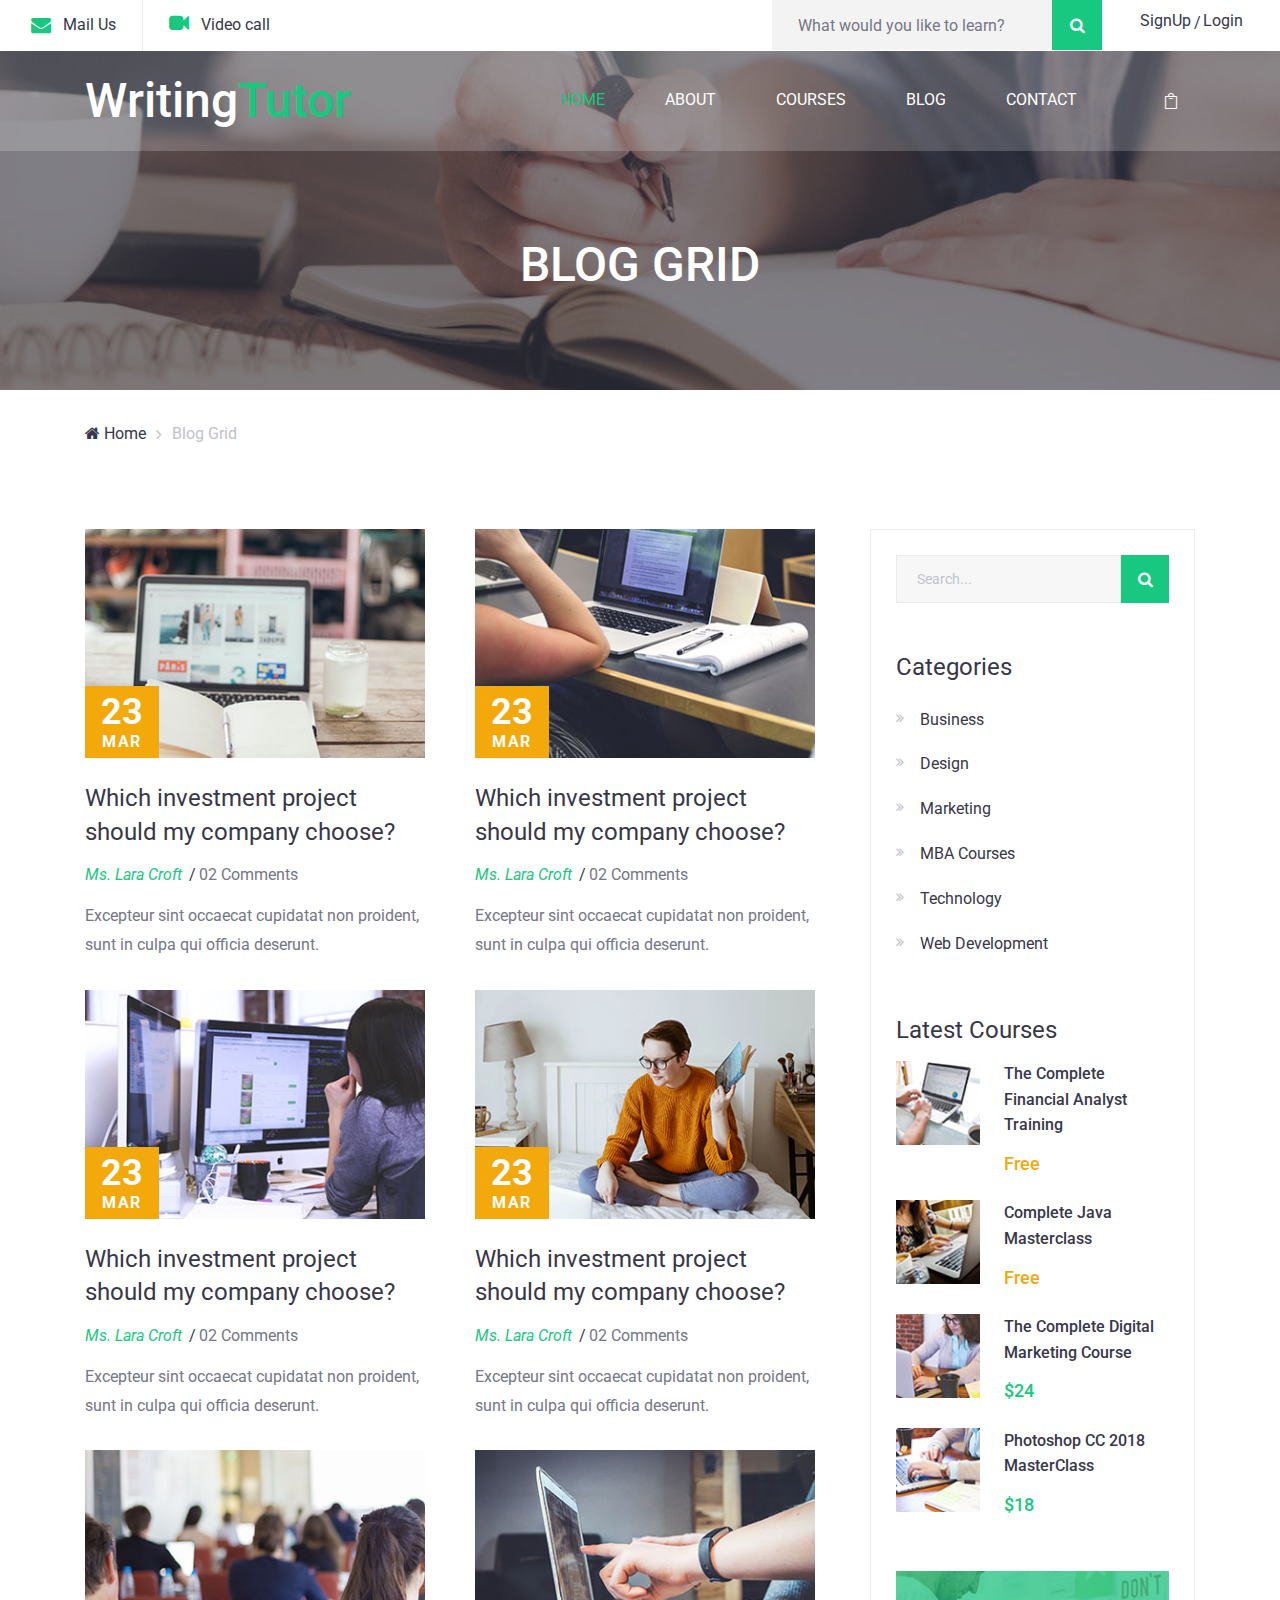
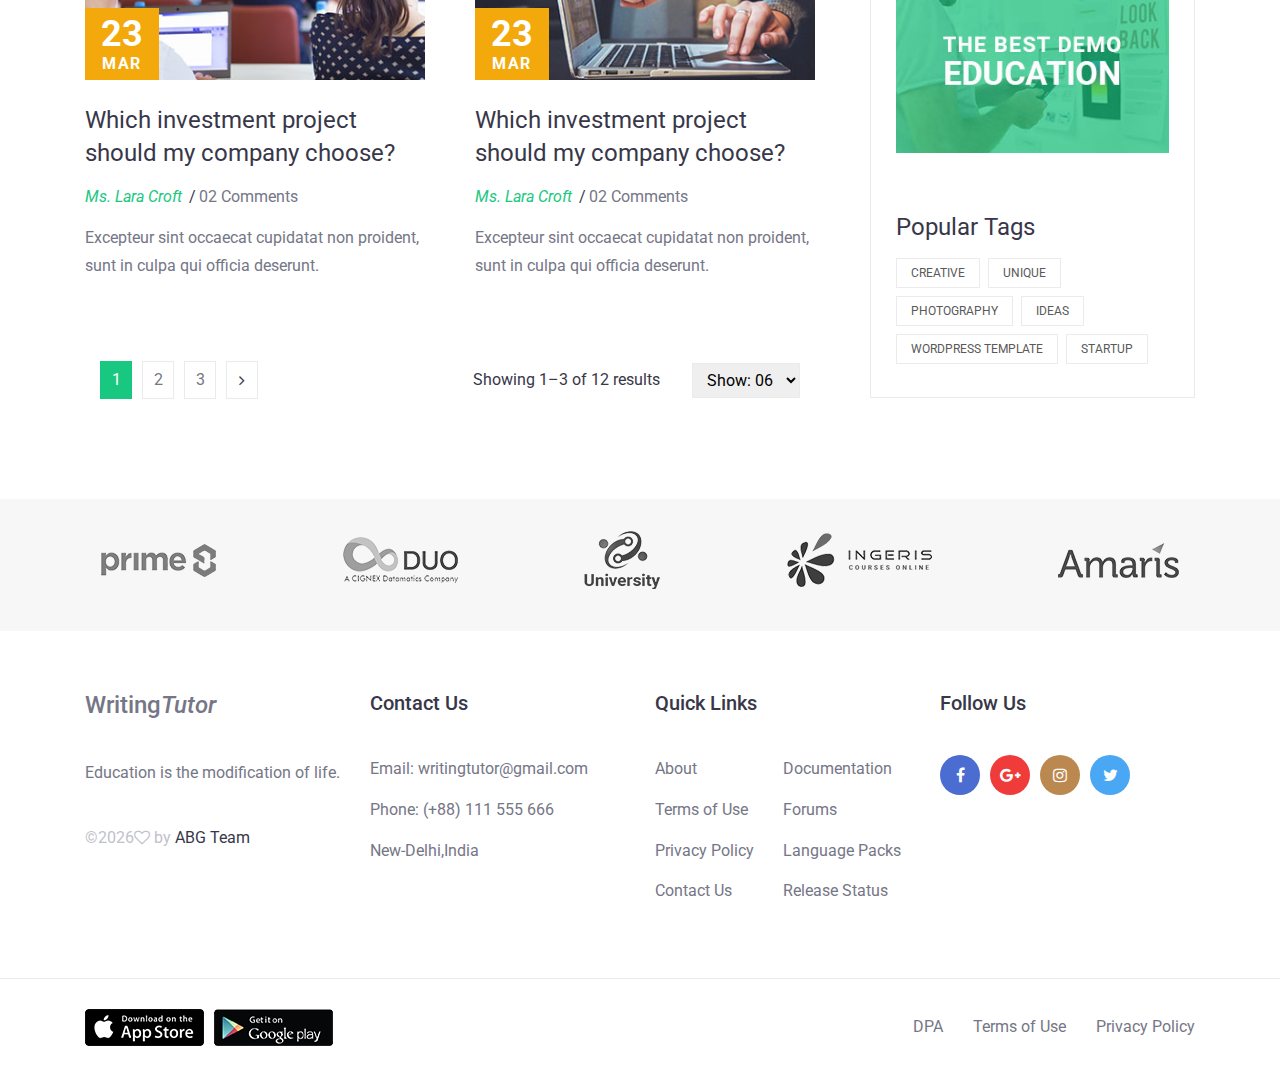
<file: Desktop/Writing Tutor/blog.html>
<!DOCTYPE html>
<html lang="en">
<head>
    <title>Writing Tutor</title>
    <meta charset="utf-8">
    <meta name="viewport" content="width=device-width, initial-scale=1, shrink-to-fit=no">
    <link rel="stylesheet" href="css/bootstrap.min.css">
    <link rel="stylesheet" href="css/font-awesome.min.css">
    <link rel="stylesheet" href="css/elegant-fonts.css">
    <link rel="stylesheet" href="css/themify-icons.css">
    <link rel="stylesheet" href="css/swiper.min.css">
    <link rel="stylesheet" href="style.css">
</head>
<body class="blog-page">
    <div class="page-header">
        <header class="site-header">
            <div class="top-header-bar">
                <div class="container-fluid">
                    <div class="row">
                        <div class="col-12 col-lg-6 d-none d-md-flex flex-wrap justify-content-center justify-content-lg-start mb-3 mb-lg-0">
                            <div class="header-bar-email d-flex align-items-center">
                                <i class="fa fa-envelope"></i><a href="writingtutor@gmail.com">Mail Us</a>
                            </div>
                            <div class="header-bar-text lg-flex align-items-center">
                                <p><i class="fa fa-video-camera"></i>Video call </p>
                            </div>
                        </div>
                        <div class="col-12 col-lg-6 d-flex flex-wrap justify-content-center justify-content-lg-end align-items-center">
                            <div class="header-bar-search">
                                <form class="flex align-items-stretch">
                                    <input type="search" placeholder="What would you like to learn?">
                                    <button type="submit" value="" class="flex justify-content-center align-items-center"><i class="fa fa-search"></i></button>
                                </form>
                            </div>
                            <div class="header-bar-menu">
                                <ul class="flex justify-content-center align-items-center py-2 pt-md-0">
                                    <li><a href="SignUp.html">SignUp</a></li>
                                    <li><a href="login.html">Login</a></li>
                                </ul>
                            </div>
                        </div>
                    </div>
                </div>
            </div>
            <div class="nav-bar">
                <div class="container">
                    <div class="row">
                        <div class="col-9 col-lg-3">
                            <div class="site-branding">
                                <h1 class="site-title"><a href="index.html" rel="home">Writing<span>Tutor</span></a></h1>
                            </div>
                        </div>
                        <div class="col-3 col-lg-9 flex justify-content-end align-content-center">
                            <nav class="site-navigation flex justify-content-end align-items-center">
                                <ul class="flex flex-column flex-lg-row justify-content-lg-end align-content-center">
                                    <li class="current-menu-item"><a href="index.html">Home</a></li>
                                    <li><a href="about.html">About</a></li>
                                    <li><a href="courses.html">Courses</a></li>
                                    <li><a href="blog.html">blog</a></li>
                                    <li><a href="contact.html">Contact</a></li>
                                </ul>
                                <div class="hamburger-menu d-lg-none">
                                    <span></span>
                                    <span></span>
                                    <span></span>
                                    <span></span>
                                </div>
                                <div class="header-bar-cart">
                                    <a href="#" class="flex justify-content-center align-items-center"><span aria-hidden="true" class="icon_bag_alt"></span></a>
                                </div>
                            </nav>
                        </div>
                    </div>
                </div>
            </div>
        </header>
        <div class="page-header-overlay">
            <div class="container">
                <div class="row">
                    <div class="col-12">
                        <header class="entry-header">
                            <h1>BLOG GRID</h1>
                        </header>
                    </div>
                </div>
            </div>
        </div>
    </div>
    <div class="container">
        <div class="row">
            <div class="col-12">
                <div class="breadcrumbs">
                    <ul class="flex flex-wrap align-items-center p-0 m-0">
                        <li><a href="#"><i class="fa fa-home"></i> Home</a></li>
                        <li>Blog Grid</li>
                    </ul>
                </div>
            </div>
         </div>
        <div class="row">
            <div class="col-12 col-lg-8">
                <div class="blog-posts">
                    <div class="row mx-m-25">
                        <div class="col-12 col-md-6 px-25">
                            <div class="blog-post-content">
                                <figure class="blog-post-thumbnail position-relative m-0">
                                    <a href="#"><img src="images/b-1.jpg" alt=""></a>
                                    <div class="posted-date position-absolute">
                                        <div class="day">23</div>
                                        <div class="month">mar</div>
                                    </div>
                                </figure>
                                <div class="blog-post-content-wrap">
                                    <header class="entry-header">
                                        <h2 class="entry-title"><a href="#">Which investment project should my company choose?</a></h2>
                                        <div class="entry-meta flex align-items-center">
                                            <div class="post-author"><a href="#">Ms. Lara Croft </a></div>
                                            <div class="post-comments"><a href="#">02 Comments</a></div>
                                        </div>
                                    </header>
                                    <div class="entry-content">
                                        <p>Excepteur sint occaecat cupidatat non proident, sunt in culpa qui officia deserunt.</p>
                                    </div>
                                </div>
                            </div>
                        </div>
                        <div class="col-12 col-md-6 px-25">
                            <div class="blog-post-content">
                                <figure class="blog-post-thumbnail position-relative m-0">
                                    <a href="#"><img src="images/b-2.jpg" alt=""></a>
                                    <div class="posted-date position-absolute">
                                        <div class="day">23</div>
                                        <div class="month">mar</div>
                                    </div>
                                </figure>
                                <div class="blog-post-content-wrap">
                                    <header class="entry-header">
                                        <h2 class="entry-title"><a href="#">Which investment project should my company choose?</a></h2>
                                        <div class="entry-meta flex align-items-center">
                                            <div class="post-author"><a href="#">Ms. Lara Croft </a></div>
                                            <div class="post-comments"><a href="#">02 Comments</a></div>
                                        </div>
                                    </header>
                                    <div class="entry-content">
                                        <p>Excepteur sint occaecat cupidatat non proident, sunt in culpa qui officia deserunt.</p>
                                    </div>
                                </div>
                            </div>
                        </div>
                        <div class="col-12 col-md-6 px-25">
                            <div class="blog-post-content">
                                <figure class="blog-post-thumbnail position-relative m-0">
                                    <a href="#"><img src="images/b-3.jpg" alt=""></a>
                                    <div class="posted-date position-absolute">
                                        <div class="day">23</div>
                                        <div class="month">mar</div>
                                    </div>
                                </figure>
                                <div class="blog-post-content-wrap">
                                    <header class="entry-header">
                                        <h2 class="entry-title"><a href="#">Which investment project should my company choose?</a></h2>
                                        <div class="entry-meta flex align-items-center">
                                            <div class="post-author"><a href="#">Ms. Lara Croft </a></div>
                                            <div class="post-comments"><a href="#">02 Comments</a></div>
                                        </div>
                                    </header>
                                    <div class="entry-content">
                                        <p>Excepteur sint occaecat cupidatat non proident, sunt in culpa qui officia deserunt.</p>
                                    </div>
                                </div>
                            </div>
                        </div>
                        <div class="col-12 col-md-6 px-25">
                            <div class="blog-post-content">
                                <figure class="blog-post-thumbnail position-relative m-0">
                                    <a href="#"><img src="images/b-4.jpg" alt=""></a>
                                    <div class="posted-date position-absolute">
                                        <div class="day">23</div>
                                        <div class="month">mar</div>
                                    </div>
                                </figure>
                                <div class="blog-post-content-wrap">
                                    <header class="entry-header">
                                        <h2 class="entry-title"><a href="#">Which investment project should my company choose?</a></h2>
                                        <div class="entry-meta flex align-items-center">
                                            <div class="post-author"><a href="#">Ms. Lara Croft </a></div>
                                            <div class="post-comments"><a href="#">02 Comments</a></div>
                                        </div>
                                    </header>
                                    <div class="entry-content">
                                        <p>Excepteur sint occaecat cupidatat non proident, sunt in culpa qui officia deserunt.</p>
                                    </div>
                                </div>
                            </div>
                        </div>
                        <div class="col-12 col-md-6 px-25">
                            <div class="blog-post-content">
                                <figure class="blog-post-thumbnail position-relative m-0">
                                    <a href="#"><img src="images/b-5.jpg" alt=""></a>
                                    <div class="posted-date position-absolute">
                                        <div class="day">23</div>
                                        <div class="month">mar</div>
                                    </div>
                                </figure>
                                <div class="blog-post-content-wrap">
                                    <header class="entry-header">
                                        <h2 class="entry-title"><a href="#">Which investment project should my company choose?</a></h2>
                                        <div class="entry-meta flex align-items-center">
                                            <div class="post-author"><a href="#">Ms. Lara Croft </a></div>
                                            <div class="post-comments"><a href="#">02 Comments</a></div>
                                        </div>
                                    </header>
                                    <div class="entry-content">
                                        <p>Excepteur sint occaecat cupidatat non proident, sunt in culpa qui officia deserunt.</p>
                                    </div>
                                </div>
                            </div>
                        </div>
                        <div class="col-12 col-md-6 px-25">
                            <div class="blog-post-content">
                                <figure class="blog-post-thumbnail position-relative m-0">
                                    <a href="#"><img src="images/b-6.jpg" alt=""></a>

                                    <div class="posted-date position-absolute">
                                        <div class="day">23</div>
                                        <div class="month">mar</div>
                                    </div>
                                </figure>
                                <div class="blog-post-content-wrap">
                                    <header class="entry-header">
                                        <h2 class="entry-title"><a href="#">Which investment project should my company choose?</a></h2>
                                        <div class="entry-meta flex align-items-center">
                                            <div class="post-author"><a href="#">Ms. Lara Croft </a></div>
                                            <div class="post-comments"><a href="#">02 Comments</a></div>
                                        </div>
                                    </header>
                                    <div class="entry-content">
                                        <p>Excepteur sint occaecat cupidatat non proident, sunt in culpa qui officia deserunt.</p>
                                    </div>
                                </div>
                            </div>
                        </div>
                    </div>
                </div>
                <div class="pagination flex flex-wrap justify-content-between align-items-center">
                    <div class="col-12 col-lg-4 order-2 order-lg-1 mt-3 mt-lg-0">
                        <ul class="flex flex-wrap align-items-center order-2 order-lg-1 p-0 m-0">
                            <li class="active"><a href="#">1</a></li>
                            <li><a href="#">2</a></li>
                            <li><a href="#">3</a></li>
                            <li><a href="#"><i class="fa fa-angle-right"></i></a></li>
                        </ul>
                    </div>
                    <div class="col-12 flex justify-content-start justify-content-lg-end col-lg-8 order-1 order-lg-2">
                        <div class="pagination-results flex flex-wrap align-items-center">
                            <p class="m-0">Showing 1–3 of 12 results</p>
                            <form>
                                <select>
                                    <option>Show: 06</option>
                                    <option>Show: 12</option>
                                    <option>Show: 18</option>
                                    <option>Show: 24</option>
                                </select>
                            </form>
                        </div>
                    </div>
                </div>
            </div>
            <div class="col-12 col-lg-4">
                <div class="sidebar">
                    <div class="search-widget">
                        <form class="flex flex-wrap align-items-center">
                            <input type="search" placeholder="Search...">
                            <button type="submit" class="flex justify-content-center align-items-center"><i class="fa fa-search"></i></button>
                        </form>
                    </div>
                    <div class="cat-links">
                        <h2>Categories</h2>
                        <ul class="p-0 m-0">
                            <li><a href="#">Business</a></li>
                            <li><a href="#">Design</a></li>
                            <li><a href="#">Marketing</a></li>
                            <li><a href="#">MBA Courses</a></li>
                            <li><a href="#">Technology</a></li>
                            <li><a href="#">Web Development</a></li>
                        </ul>
                    </div>
                    <div class="latest-courses">
                        <h2>Latest Courses</h2>
                        <ul class="p-0 m-0">
                            <li class="flex flex-wrap justify-content-between align-items-start">
                                <img src="images/t-1.jpg" alt="">
                                <div class="content-wrap">
                                    <h3><a href="#">The Complete Financial Analyst Training</a></h3>
                                    <div class="course-cost free-cost">Free</div>
                                </div>
                            </li>
                            <li class="flex flex-wrap justify-content-between align-items-start">
                                <img src="images/t-2.jpg" alt="">
                                <div class="content-wrap">
                                    <h3><a href="#">Complete Java
                                        Masterclass</a></h3>
                                    <div class="course-cost free-cost">Free</div>
                                </div>
                            </li>
                            <li class="flex flex-wrap justify-content-between align-items-start">
                                <img src="images/t-3.jpg" alt="">
                                <div class="content-wrap">
                                    <h3><a href="#">The Complete Digital Marketing Course</a></h3>
                                    <div class="course-cost">$24</div>
                                </div>
                            </li>
                            <li class="flex flex-wrap justify-content-between align-items-start">
                                <img src="images/t-4.jpg" alt="">
                                <div class="content-wrap">
                                    <h3><a href="#">Photoshop CC 2018
                                        MasterClass</a></h3>
                                    <div class="course-cost">$18</div>
                                </div>
                            </li>
                        </ul>
                    </div>
                    <div class="ads">
                        <img src="images/ads.jpg" alt="">
                    </div>
                    <div class="popular-tags">
                        <h2>Popular Tags</h2>
                        <ul class="flex flex-wrap align-items-center p-0 m-0">
                            <li><a href="#">Creative</a></li>
                            <li><a href="#">Unique</a></li>
                            <li><a href="#">Photography</a></li>
                            <li><a href="#">ideas</a></li>
                            <li><a href="#">Wordpress Template</a></li>
                            <li><a href="#">startup</a></li>
                        </ul>
                    </div>
                </div>
            </div>
        </div>
    </div>
    <div class="clients-logo">
        <div class="container">
            <div class="row">
                <div class="col-12 flex flex-wrap justify-content-center justify-content-lg-between align-items-center">
                    <div class="logo-wrap">
                        <img src="images/logo-1.png" alt="">
                    </div>
                    <div class="logo-wrap">
                        <img src="images/logo-2.png" alt="">
                    </div>
                    <div class="logo-wrap">
                        <img src="images/logo-3.png" alt="">
                    </div>
                    <div class="logo-wrap">
                        <img src="images/logo-4.png" alt="">
                    </div>
                    <div class="logo-wrap">
                        <img src="images/logo-5.png" alt="">
                    </div>
                </div>
            </div>
        </div>
    </div>
    <footer class="site-footer">
        <div class="footer-widgets">
            <div class="container">
                <div class="row">
                    <div class="col-12 col-md-6 col-lg-3">
                        <div class="foot-about">
                            <h4>Writing<em>Tutor</em></h4>
                            <p>Education is the modification of life. </p>
                            <p class="footer-copyright">
&copy;<script>document.write(new Date().getFullYear());</script><i class="fa fa-heart-o" aria-hidden="true"></i> by <a href="https://colorlib.com" target="_blank">ABG Team</a>
                          </p>
                        </div>
                    </div>
                    <div class="col-12 col-md-6 col-lg-3 mt-5 mt-md-0">
                        <div class="foot-contact">
                            <h2>Contact Us</h2>
                            <ul>
                                <li>Email: writingtutor@gmail.com</li>
                                <li>Phone: (+88) 111 555 666</li>
                                <li>New-Delhi,India</li>
                            </ul>
                        </div>
                    </div>
                    <div class="col-12 col-md-6 col-lg-3 mt-5 mt-lg-0">
                        <div class="quick-links flex flex-wrap">
                            <h2 class="w-100">Quick Links</h2>
                            <ul class="w-50">
                                <li><a href="#">About </a></li>
                                <li><a href="#">Terms of Use </a></li>
                                <li><a href="#">Privacy Policy </a></li>
                                <li><a href="#">Contact Us</a></li>
                            </ul>
                            <ul class="w-50">
                                <li><a href="#">Documentation</a></li>
                                <li><a href="#">Forums</a></li>
                                <li><a href="#">Language Packs</a></li>
                                <li><a href="#">Release Status</a></li>
                            </ul>
                        </div>
                    </div>
                    <div class="col-12 col-md-6 col-lg-3 mt-5 mt-lg-0">
                        <div class="follow-us">
                            <h2>Follow Us</h2>

                            <ul class="follow-us flex flex-wrap align-items-center">
                                <li><a href="#"><i class="fa fa-facebook"></i></a></li>
                                <li><a href="#"><i class="fa fa-google-plus"></i></a></li>
                                <li><a href="#"><i class="fa fa-instagram"></i></a></li>
                                <li><a href="#"><i class="fa fa-twitter"></i></a></li>
                            </ul>
                        </div>
                    </div>
                </div>
            </div>
         </div>
        <div class="footer-bar">
            <div class="container">
                <div class="row flex-wrap justify-content-center justify-content-lg-between align-items-center">
                    <div class="col-12 col-lg-6">
                        <div class="download-apps flex flex-wrap justify-content-center justify-content-lg-start align-items-center">
                            <a href="#"><img src="images/app-store.png" alt=""></a>
                            <a href="#"><img src="images/play-store.png" alt=""></a>
                        </div>
                    </div>
                    <div class="col-12 col-lg-6 mt-4 mt-lg-0">
                        <div class="footer-bar-nav">
                            <ul class="flex flex-wrap justify-content-center justify-content-lg-end align-items-center">
                                <li><a href="#">DPA</a></li>
                                <li><a href="#">Terms of Use</a></li>
                                <li><a href="#">Privacy Policy</a></li>
                            </ul>
                        </div>
                    </div>
                </div>
            </div>
        </div>
    </footer>
    <script type='text/javascript' src='js/jquery.js'></script>
    <script type='text/javascript' src='js/swiper.min.js'></script>
    <script type='text/javascript' src='js/masonry.pkgd.min.js'></script>
    <script type='text/javascript' src='js/jquery.collapsible.min.js'></script>
    <script type='text/javascript' src='js/custom.js'></script>

</body>
</html>
</file>
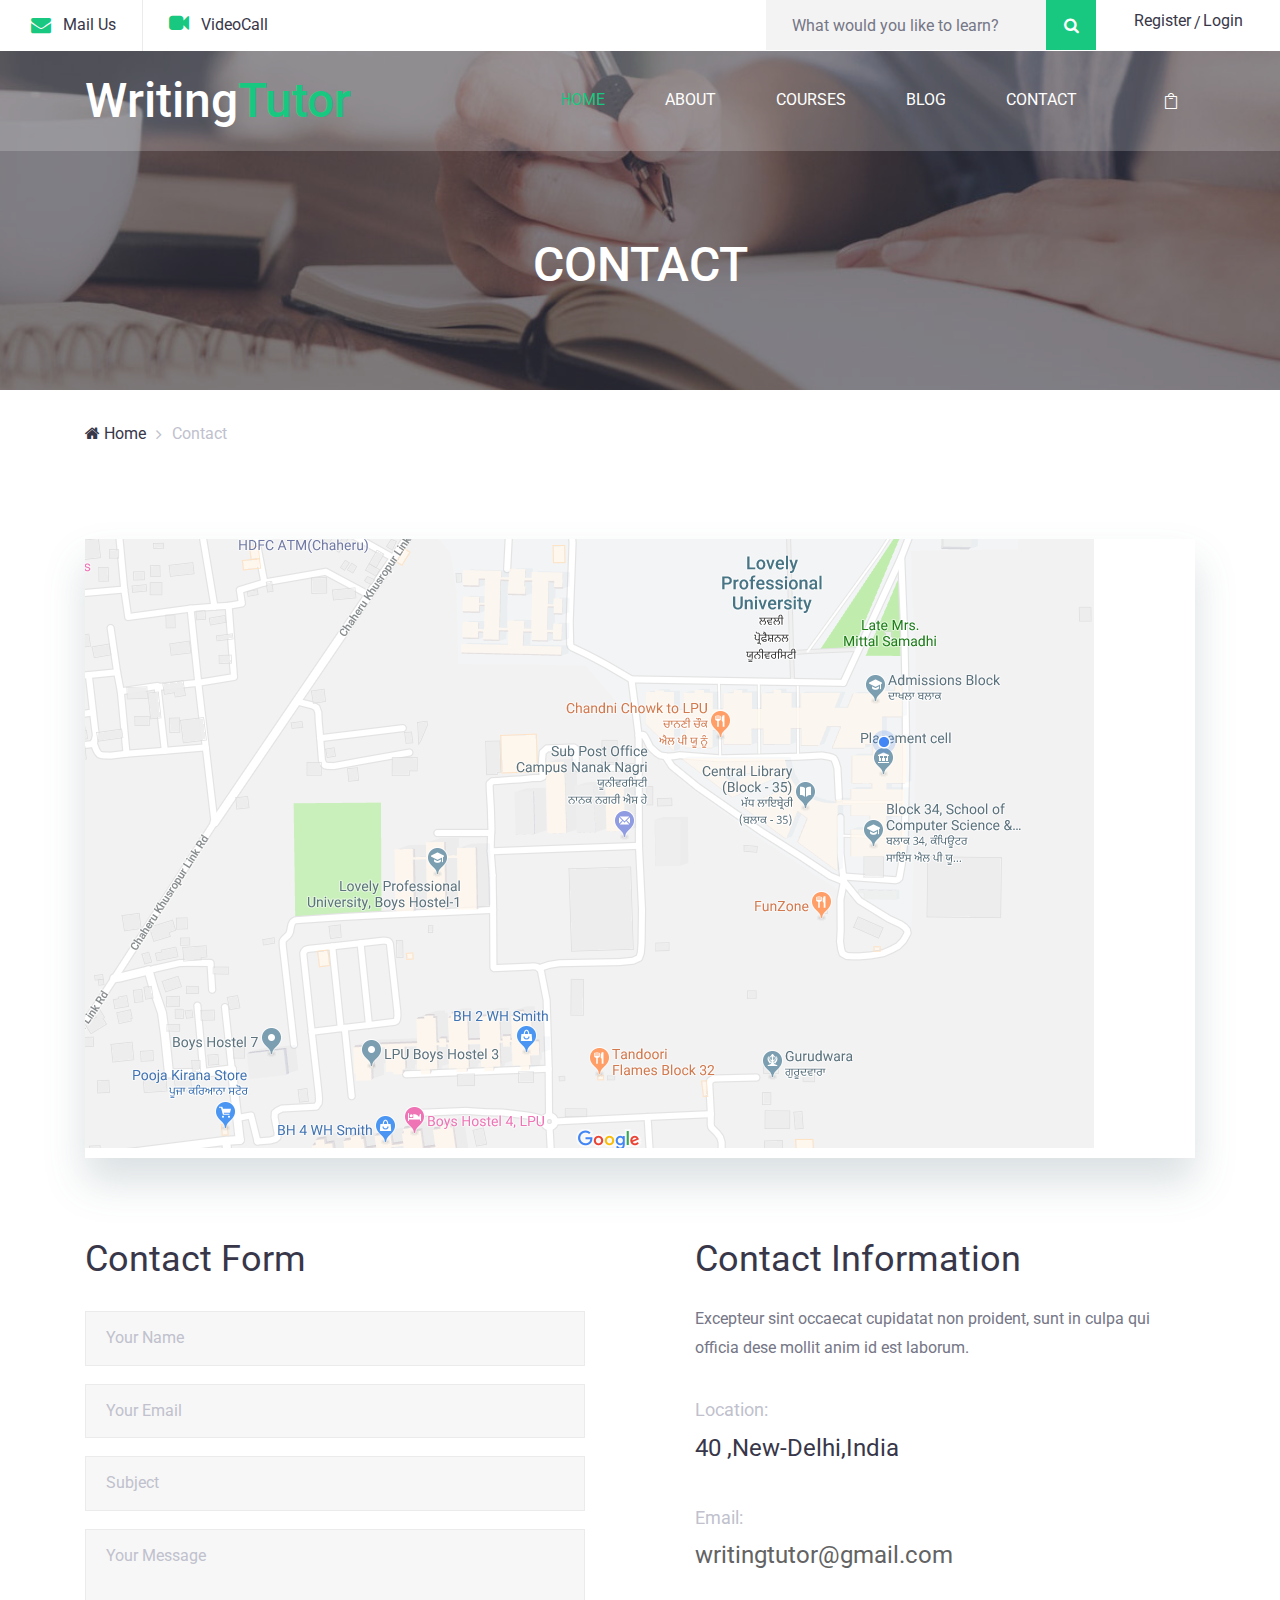
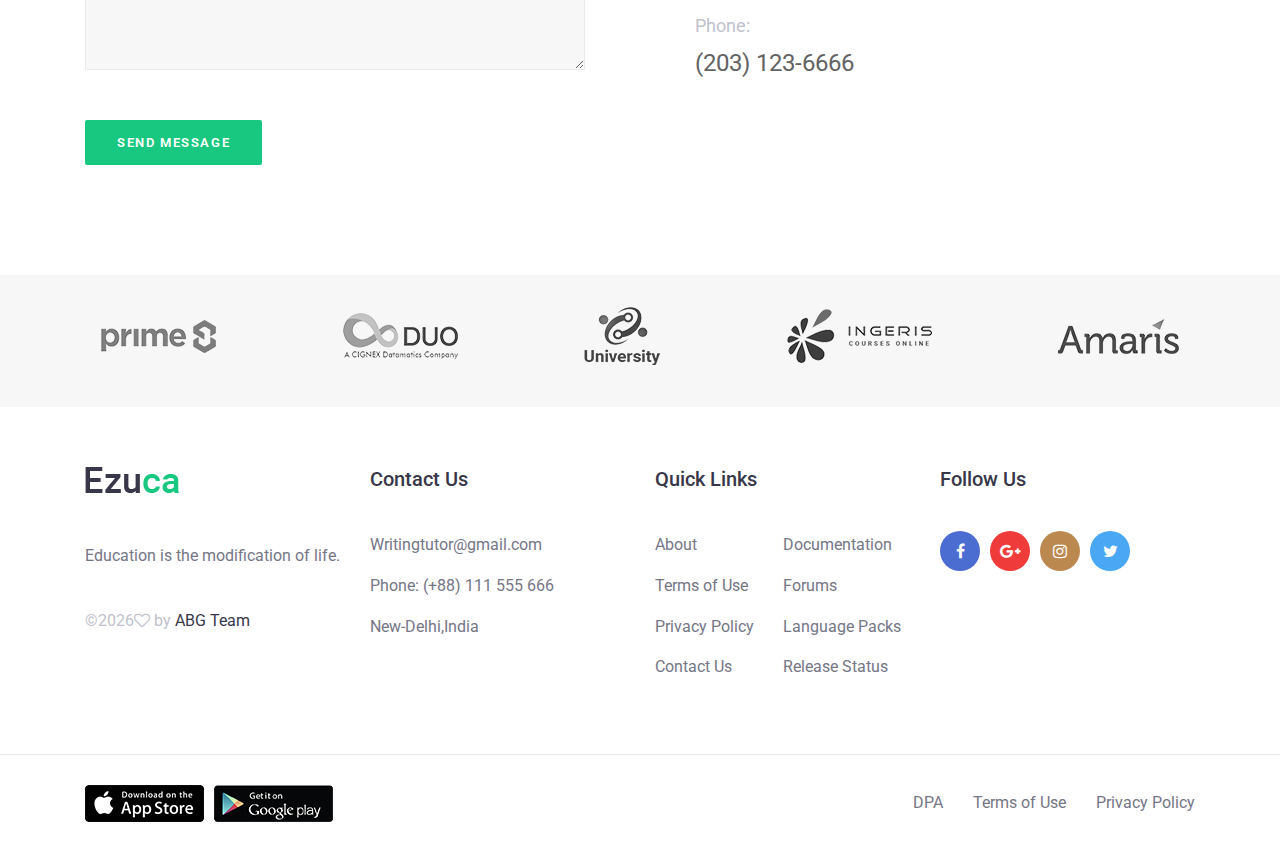
<file: Desktop/Writing Tutor/contact.html>
<!DOCTYPE html>
<html lang="en">
<head>
    <title>Writing Tutor</title>
    <meta charset="utf-8">
    <meta name="viewport" content="width=device-width, initial-scale=1, shrink-to-fit=no">
    <link rel="stylesheet" href="css/bootstrap.min.css">
    <link rel="stylesheet" href="css/font-awesome.min.css">
    <link rel="stylesheet" href="css/elegant-fonts.css">
    <link rel="stylesheet" href="css/themify-icons.css">
    <link rel="stylesheet" href="css/swiper.min.css">
    <link rel="stylesheet" href="style.css">
</head>
<body class="contact-page">
    <div class="page-header">
        <header class="site-header">
            <div class="top-header-bar">
                <div class="container-fluid">
                    <div class="row">
                        <div class="col-12 col-lg-6 d-none d-md-flex flex-wrap justify-content-center justify-content-lg-start mb-3 mb-lg-0">
                            <div class="header-bar-email d-flex align-items-center">
                                <i class="fa fa-envelope"></i><a href="writingtutor@gmail.com">Mail Us</a>
                            </div>
                            <div class="header-bar-text lg-flex align-items-center">
                                <p><i class="fa fa-video-camera"></i>VideoCall </p>
                            </div>
                        </div>
                        <div class="col-12 col-lg-6 d-flex flex-wrap justify-content-center justify-content-lg-end align-items-center">
                            <div class="header-bar-search">
                                <form class="flex align-items-stretch">
                                    <input type="search" placeholder="What would you like to learn?">
                                    <button type="submit" value="" class="flex justify-content-center align-items-center"><i class="fa fa-search"></i></button>
                                </form>
                            </div>
                            <div class="header-bar-menu">
                                <ul class="flex justify-content-center align-items-center py-2 pt-md-0">
                                    <li><a href="SignUp.html">Register</a></li>
                                    <li><a href="login.html">Login</a></li>
                                </ul>
                            </div>
                        </div>
                    </div>
                </div>
               </div>
            <div class="nav-bar">
                <div class="container">
                    <div class="row">
                        <div class="col-9 col-lg-3">
                            <div class="site-branding">
                                <h1 class="site-title"><a href="index.html" rel="home">Writing<span>Tutor</span></a></h1>
                            </div>
                        </div>
                        <div class="col-3 col-lg-9 flex justify-content-end align-content-center">
                            <nav class="site-navigation flex justify-content-end align-items-center">
                                <ul class="flex flex-column flex-lg-row justify-content-lg-end align-content-center">
                                    <li class="current-menu-item"><a href="index.html">Home</a></li>
                                    <li><a href="about.html">About</a></li>
                                    <li><a href="courses.html">Courses</a></li>
                                    <li><a href="blog.html">blog</a></li>
                                    <li><a href="contact.html">Contact</a></li>
                                </ul>
                                <div class="hamburger-menu d-lg-none">
                                    <span></span>
                                    <span></span>
                                    <span></span>
                                    <span></span>
                                </div>
                                <div class="header-bar-cart">
                                    <a href="#" class="flex justify-content-center align-items-center"><span aria-hidden="true" class="icon_bag_alt"></span></a>
                                </div>
                            </nav>
                        </div>
                    </div>
                </div>
            </div>
        </header>
        <div class="page-header-overlay">
            <div class="container">
                <div class="row">
                    <div class="col-12">
                        <header class="entry-header">
                            <h1>CONTACT</h1>
                        </header>
                    </div>
                </div>
            </div>
        </div>
    </div>
    <div class="container">
        <div class="row">
            <div class="col-12">
                <div class="breadcrumbs">
                    <ul class="flex flex-wrap align-items-center p-0 m-0">
                        <li><a href="#"><i class="fa fa-home"></i> Home</a></li>
                        <li>Contact</li>
                    </ul>
                </div>
            </div>
        </div>
        <div class="row justify-content-between">
            <div class="col-12">
                <div class="contact-gmap">
                    <img src="images/map.png" alt="images/map.png">
                </div>
            </div>
            <div class="col-12 col-lg-6">
                <div class="contact-form">
                    <h3>Contact Form</h3>
                    <form>
                        <input type="text" placeholder="Your Name">
                        <input type="email" placeholder="Your Email">
                        <input type="text" placeholder="Subject">
                        <textarea placeholder="Your Message" rows="4"></textarea>
                        <input type="submit" value="Send Message">
                    </form>
                </div>
            </div>
            <div class="col-12 col-lg-6">
                <div class="contact-info">
                    <h3>Contact Information</h3>
                    <p>Excepteur sint occaecat cupidatat non proident, sunt in culpa qui officia dese mollit anim id est laborum. </p>
                    <ul class="p-0 m-0">
                        <li><span>Location:</span>40 ,New-Delhi,India</li>
                        <li><span>Email:</span><a href="#">writingtutor@gmail.com</a></li>
                        <li><span>Phone:</span><a href="#">(203) 123-6666</a></li>
                    </ul>
                </div>
            </div>
        </div>
    </div>
    <div class="clients-logo">
        <div class="container">
            <div class="row">
                <div class="col-12 flex flex-wrap justify-content-center justify-content-lg-between align-items-center">
                    <div class="logo-wrap">
                        <img src="images/logo-1.png" alt="">
                    </div>
                    <div class="logo-wrap">
                        <img src="images/logo-2.png" alt="">
                    </div>
                    <div class="logo-wrap">
                        <img src="images/logo-3.png" alt="">
                    </div>
                    <div class="logo-wrap">
                        <img src="images/logo-4.png" alt="">
                    </div>
                    <div class="logo-wrap">
                        <img src="images/logo-5.png" alt="">
                    </div>
                </div>
            </div>
        </div>
    </div>
    <footer class="site-footer">
        <div class="footer-widgets">
            <div class="container">
                <div class="row">
                    <div class="col-12 col-md-6 col-lg-3">
                        <div class="foot-about">
                            <a class="foot-logo" href="#"><img src="images/foot-logo.png" alt=""></a>
                            <p>Education is the modification of life. </p>
                            <p class="footer-copyright">
&copy;<script>document.write(new Date().getFullYear());</script><i class="fa fa-heart-o" aria-hidden="true"></i> by <a href="https://colorlib.com" target="_blank">ABG Team</a>
                           </p>
                        </div>
                    </div>
                    <div class="col-12 col-md-6 col-lg-3 mt-5 mt-md-0">
                        <div class="foot-contact">
                            <h2>Contact Us</h2>
                            <ul>
                                <li>Writingtutor@gmail.com</li>
                                <li>Phone: (+88) 111 555 666</li>
                                <li>New-Delhi,India</li>
                            </ul>
                        </div>
                    </div>
                    <div class="col-12 col-md-6 col-lg-3 mt-5 mt-lg-0">
                        <div class="quick-links flex flex-wrap">
                            <h2 class="w-100">Quick Links</h2>
                            <ul class="w-50">
                                <li><a href="#">About </a></li>
                                <li><a href="#">Terms of Use </a></li>
                                <li><a href="#">Privacy Policy </a></li>
                                <li><a href="#">Contact Us</a></li>
                            </ul>
                            <ul class="w-50">
                                <li><a href="#">Documentation</a></li>
                                <li><a href="#">Forums</a></li>
                                <li><a href="#">Language Packs</a></li>
                                <li><a href="#">Release Status</a></li>
                            </ul>
                        </div>
                    </div>
                    <div class="col-12 col-md-6 col-lg-3 mt-5 mt-lg-0">
                        <div class="follow-us">
                            <h2>Follow Us</h2>
                            <ul class="follow-us flex flex-wrap align-items-center">
                                <li><a href="#"><i class="fa fa-facebook"></i></a></li>
                                <li><a href="#"><i class="fa fa-google-plus"></i></a></li>
                                <li><a href="#"><i class="fa fa-instagram"></i></a></li>
                                <li><a href="#"><i class="fa fa-twitter"></i></a></li>
                            </ul>
                        </div>
                    </div>
                </div>
            </div>
        </div>
        <div class="footer-bar">
            <div class="container">
                <div class="row flex-wrap justify-content-center justify-content-lg-between align-items-center">
                    <div class="col-12 col-lg-6">
                        <div class="download-apps flex flex-wrap justify-content-center justify-content-lg-start align-items-center">
                            <a href="#"><img src="images/app-store.png" alt=""></a>
                            <a href="#"><img src="images/play-store.png" alt=""></a>
                        </div>
                    </div>
                    <div class="col-12 col-lg-6 mt-4 mt-lg-0">
                        <div class="footer-bar-nav">
                            <ul class="flex flex-wrap justify-content-center justify-content-lg-end align-items-center">
                                <li><a href="#">DPA</a></li>
                                <li><a href="#">Terms of Use</a></li>
                                <li><a href="#">Privacy Policy</a></li>
                            </ul>
                        </div>
                    </div>                </div>
            </div>
        </div>
    </footer>
    <script type='text/javascript' src='js/jquery.js'></script>
    <script type='text/javascript' src='js/swiper.min.js'></script>
    <script type='text/javascript' src='js/masonry.pkgd.min.js'></script>
    <script type='text/javascript' src='js/jquery.collapsible.min.js'></script>
    <script type='text/javascript' src='js/custom.js'></script>

</body>
</html>
</file>
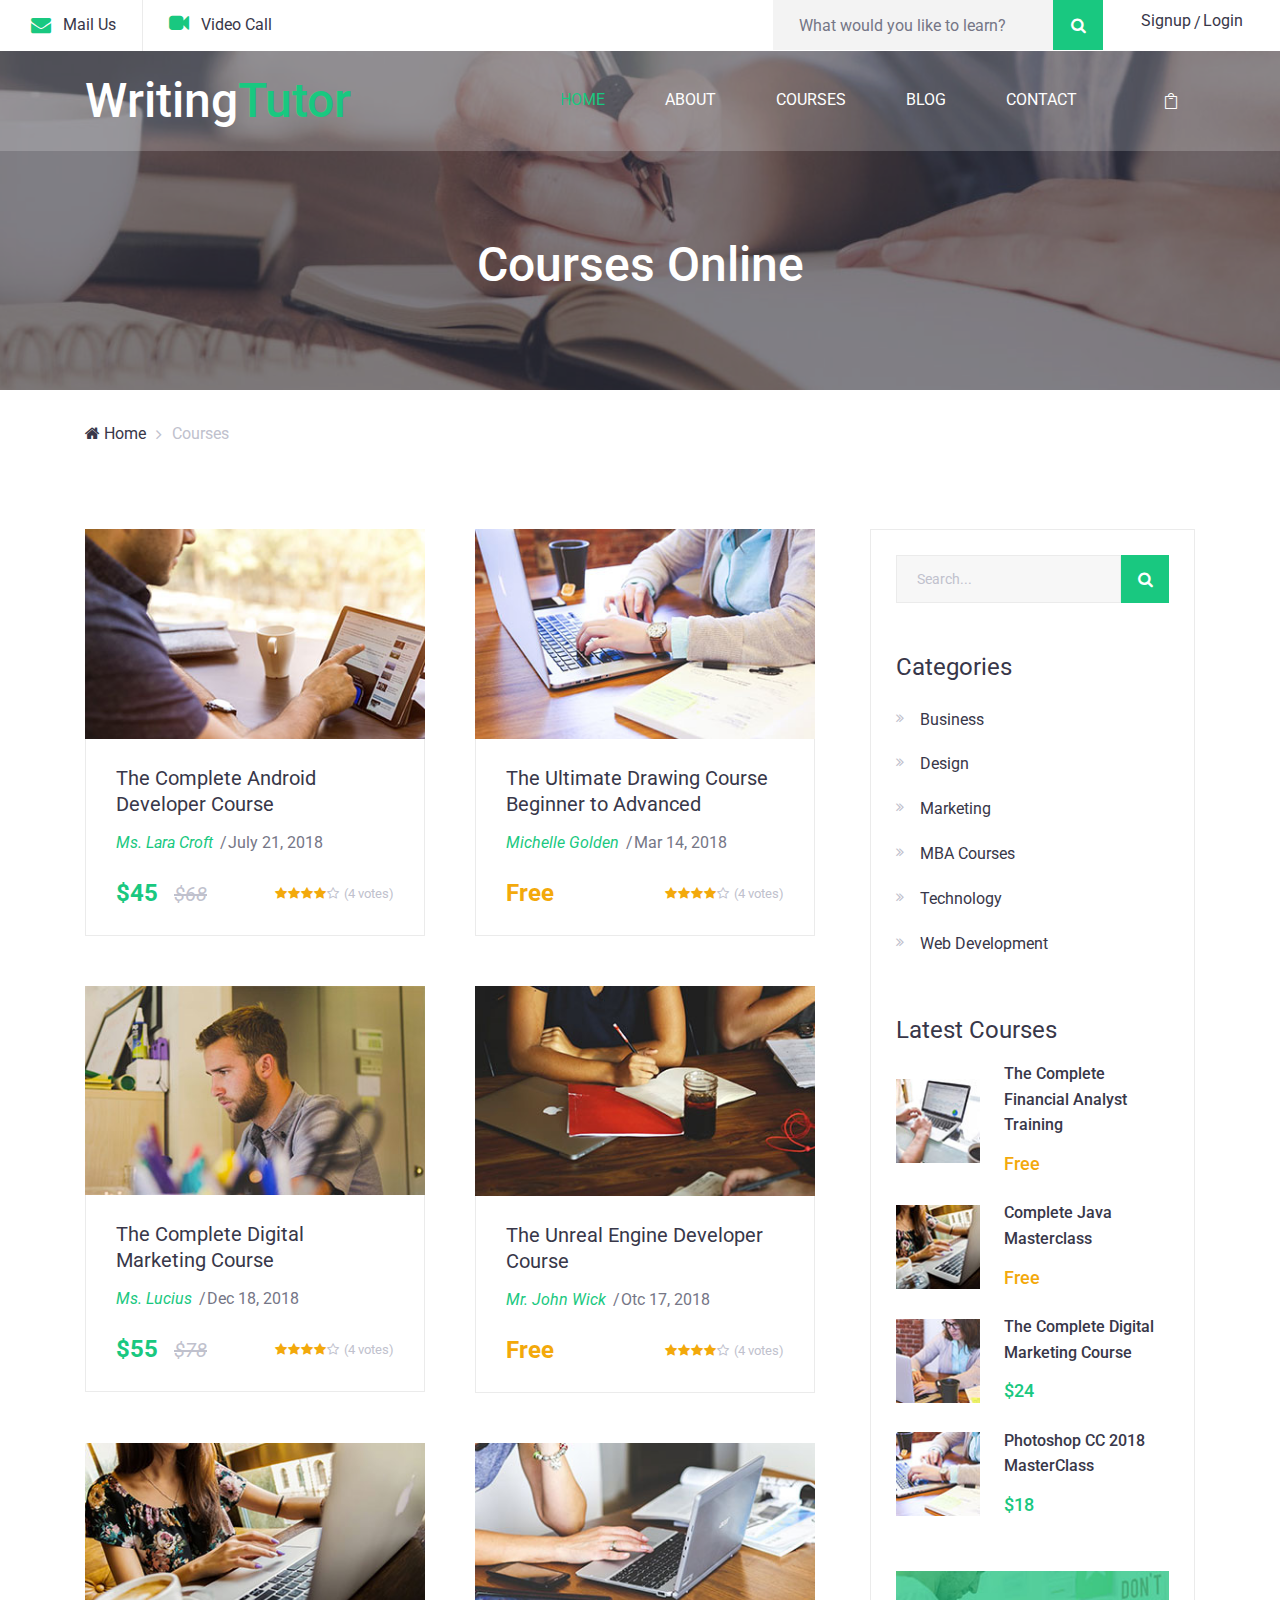
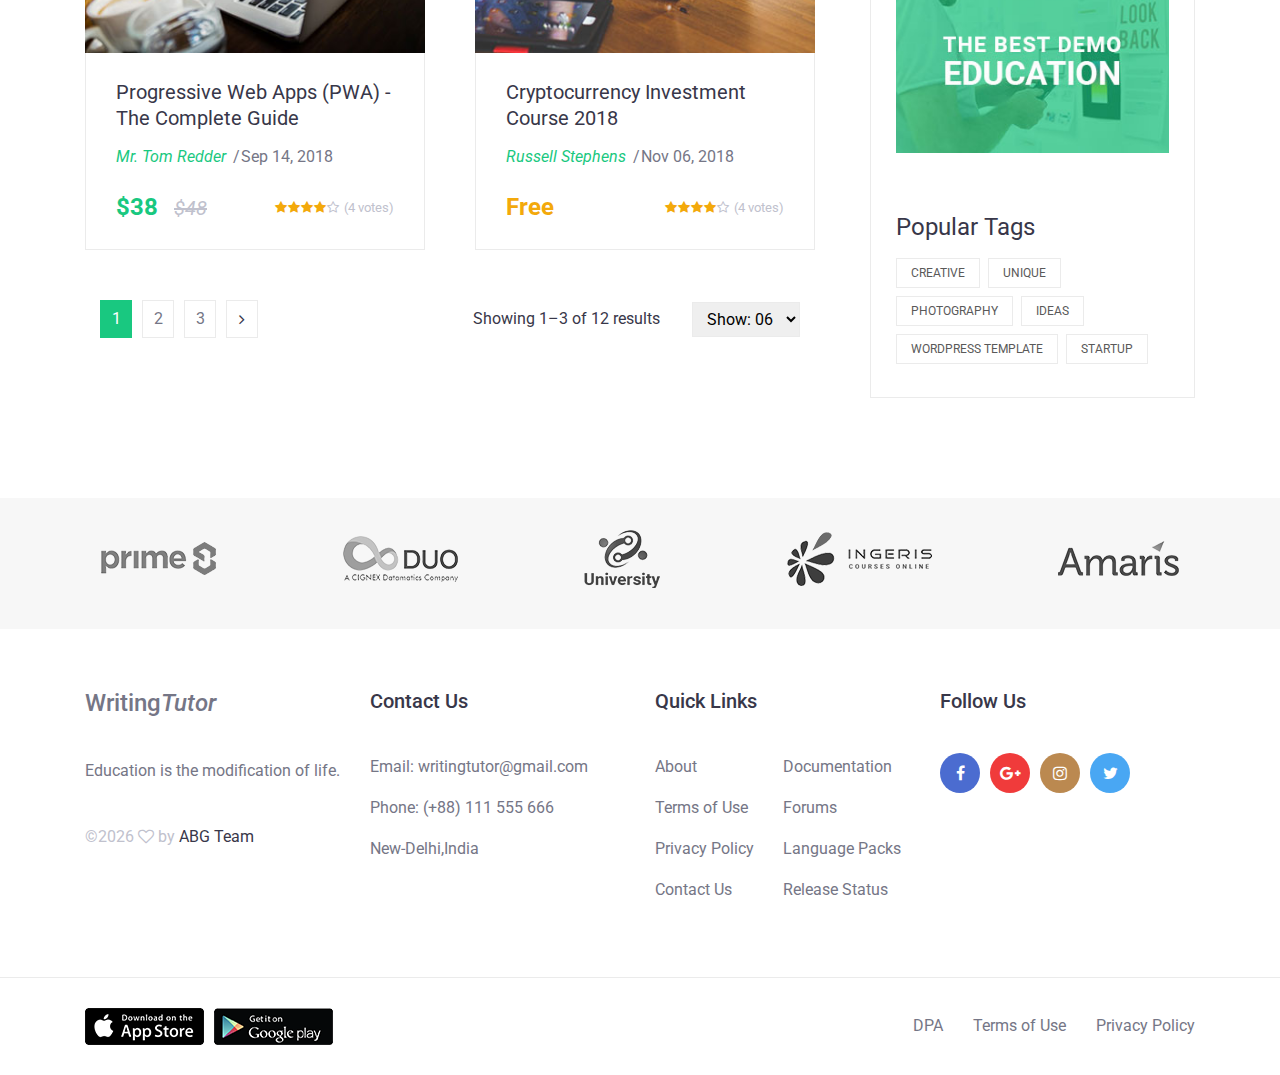
<file: Desktop/Writing Tutor/courses.html>
<!DOCTYPE html>
<html lang="en">
<head>
    <title>Writing Tutor</title>
    <meta charset="utf-8">
    <meta name="viewport" content="width=device-width, initial-scale=1, shrink-to-fit=no">
    <link rel="stylesheet" href="css/bootstrap.min.css">
    <link rel="stylesheet" href="css/font-awesome.min.css">
    <link rel="stylesheet" href="css/elegant-fonts.css">
    <link rel="stylesheet" href="css/themify-icons.css">
    <link rel="stylesheet" href="css/swiper.min.css">
    <link rel="stylesheet" href="style.css">
</head>
<body class="courses-page">
    <div class="page-header">
        <header class="site-header">
            <div class="top-header-bar">
                <div class="container-fluid">
                    <div class="row">
                        <div class="col-12 col-lg-6 d-none d-md-flex flex-wrap justify-content-center justify-content-lg-start mb-3 mb-lg-0">
                            <div class="header-bar-email d-flex align-items-center">
                                <i class="fa fa-envelope"></i><a href="writingtutor@gmail.com">Mail Us</a>
                            </div>
                            <div class="header-bar-text lg-flex align-items-center">
                                <p><i class="fa fa-video-camera"></i>Video Call</p>
                            </div>
                        </div>
                        <div class="col-12 col-lg-6 d-flex flex-wrap justify-content-center justify-content-lg-end align-items-center">
                            <div class="header-bar-search">
                                <form class="flex align-items-stretch">
                                    <input type="search" placeholder="What would you like to learn?">
                                    <button type="submit" value="" class="flex justify-content-center align-items-center"><i class="fa fa-search"></i></button>
                                </form>
                            </div>
                            <div class="header-bar-menu">
                                <ul class="flex justify-content-center align-items-center py-2 pt-md-0">
                                    <li><a href="SignUp.html">Signup</a></li>
                                    <li><a href="login.html">Login</a></li>
                                </ul>
                            </div>
                        </div>
                    </div>
                </div>
            </div>
            <div class="nav-bar">
                <div class="container">
                    <div class="row">
                        <div class="col-9 col-lg-3">
                            <div class="site-branding">
                                <h1 class="site-title"><a href="index.html" rel="home">Writing<span>Tutor</span></a></h1>
                            </div>
                        </div>
                        <div class="col-3 col-lg-9 flex justify-content-end align-content-center">
                            <nav class="site-navigation flex justify-content-end align-items-center">
                                <ul class="flex flex-column flex-lg-row justify-content-lg-end align-content-center">
                                    <li class="current-menu-item"><a href="index.html">Home</a></li>
                                    <li><a href="about.html">About</a></li>
                                    <li><a href="courses.html">Courses</a></li>
                                    <li><a href="blog.html">blog</a></li>
                                    <li><a href="contact.html">Contact</a></li>
                                </ul>
                                <div class="hamburger-menu d-lg-none">
                                    <span></span>
                                    <span></span>
                                    <span></span>
                                    <span></span>
                                </div>
                                <div class="header-bar-cart">
                                    <a href="#" class="flex justify-content-center align-items-center"><span aria-hidden="true" class="icon_bag_alt"></span></a>
                                </div>
                            </nav>
                        </div>
                    </div>
                </div>
            </div>
        </header>
        <div class="page-header-overlay">
            <div class="container">
                <div class="row">
                    <div class="col-12">
                        <header class="entry-header">
                            <h1>Courses Online</h1>
                        </header>
                    </div>
                </div>
            </div>
        </div>
    </div>
    <div class="container">
        <div class="row">
            <div class="col-12">
                <div class="breadcrumbs">
                    <ul class="flex flex-wrap align-items-center p-0 m-0">
                        <li><a href="index.html"><i class="fa fa-home"></i> Home</a></li>
                        <li>Courses</li>
                    </ul>
                </div>
            </div>
        </div>
        <div class="row">
            <div class="col-12 col-lg-8">
                <div class="featured-courses courses-wrap">
                    <div class="row mx-m-25">
                        <div class="col-12 col-md-6 px-25">
                            <div class="course-content">
                                <figure class="course-thumbnail">
                                    <a href="#"><img src="images/1.jpg" alt=""></a>
                                </figure>
                                <div class="course-content-wrap">
                                    <header class="entry-header">
                                        <h2 class="entry-title"><a href="#">The Complete Android Developer Course</a></h2>
                                        <div class="entry-meta flex flex-wrap align-items-center">
                                            <div class="course-author"><a href="#">Ms. Lara Croft </a></div>
                                            <div class="course-date">July 21, 2018</div>
                                        </div>
                                    </header>
                                    <footer class="entry-footer flex flex-wrap justify-content-between align-items-center">
                                        <div class="course-cost">
                                            $45 <span class="price-drop">$68</span>
                                        </div>
                                        <div class="course-ratings flex justify-content-end align-items-center">
                                            <span class="fa fa-star checked"></span>
                                            <span class="fa fa-star checked"></span>
                                            <span class="fa fa-star checked"></span>
                                            <span class="fa fa-star checked"></span>
                                            <span class="fa fa-star-o"></span>
                                            <span class="course-ratings-count">(4 votes)</span>
                                        </div>
                                    </footer>
                                </div>
                            </div>
                        </div>
                        <div class="col-12 col-md-6 px-25">
                            <div class="course-content">
                                <figure class="course-thumbnail">
                                    <a href="#"><img src="images/2.jpg" alt=""></a>
                                </figure>
                                <div class="course-content-wrap">
                                    <header class="entry-header">
                                        <h2 class="entry-title"><a href="#">The Ultimate Drawing Course Beginner to Advanced</a></h2>
                                        <div class="entry-meta flex flex-wrap align-items-center">
                                            <div class="course-author"><a href="#">Michelle Golden</a></div>
                                            <div class="course-date">Mar 14, 2018</div>
                                        </div>
                                    </header>
                                    <footer class="entry-footer flex flex-wrap justify-content-between align-items-center">
                                        <div class="course-cost">
                                            <span class="free-cost">Free</span>
                                        </div>
                                        <div class="course-ratings flex justify-content-end align-items-center">
                                            <span class="fa fa-star checked"></span>
                                            <span class="fa fa-star checked"></span>
                                            <span class="fa fa-star checked"></span>
                                            <span class="fa fa-star checked"></span>
                                            <span class="fa fa-star-o"></span>
                                            <span class="course-ratings-count">(4 votes)</span>
                                        </div>
                                    </footer>
                                </div>
                            </div>
                        </div>
                        <div class="col-12 col-md-6 px-25">
                            <div class="course-content">
                                <figure class="course-thumbnail">
                                    <a href="#"><img src="images/3.jpg" alt=""></a>
                                </figure>
                                <div class="course-content-wrap">
                                    <header class="entry-header">
                                        <h2 class="entry-title"><a href="#">The Complete Digital Marketing Course</a></h2>
                                        <div class="entry-meta flex flex-wrap align-items-center">
                                            <div class="course-author"><a href="#">Ms. Lucius</a></div>
                                            <div class="course-date">Dec 18, 2018</div>
                                        </div>
                                    </header>
                                    <footer class="entry-footer flex flex-wrap justify-content-between align-items-center">
                                        <div class="course-cost">
                                            $55 <span class="price-drop">$78</span>
                                        </div>
                                        <div class="course-ratings flex justify-content-end align-items-center">
                                            <span class="fa fa-star checked"></span>
                                            <span class="fa fa-star checked"></span>
                                            <span class="fa fa-star checked"></span>
                                            <span class="fa fa-star checked"></span>
                                            <span class="fa fa-star-o"></span>
                                            <span class="course-ratings-count">(4 votes)</span>
                                        </div>
                                    </footer>
                                </div>
                            </div>
                        </div>
                        <div class="col-12 col-md-6 px-25">
                            <div class="course-content">
                                <figure class="course-thumbnail">
                                    <a href="#"><img src="images/4.jpg" alt=""></a>
                                </figure>
                                <div class="course-content-wrap">
                                    <header class="entry-header">
                                        <h2 class="entry-title"><a href="#">The Unreal Engine Developer Course</a></h2>
                                        <div class="entry-meta flex flex-wrap align-items-center">
                                            <div class="course-author"><a href="#">Mr. John Wick</a></div>
                                            <div class="course-date">Otc 17, 2018</div>
                                        </div>
                                    </header>
                                    <footer class="entry-footer flex flex-wrap justify-content-between align-items-center">
                                        <div class="course-cost">
                                            <span class="free-cost">Free</span>
                                        </div>
                                        <div class="course-ratings flex justify-content-end align-items-center">
                                            <span class="fa fa-star checked"></span>
                                            <span class="fa fa-star checked"></span>
                                            <span class="fa fa-star checked"></span>
                                            <span class="fa fa-star checked"></span>
                                            <span class="fa fa-star-o"></span>
                                            <span class="course-ratings-count">(4 votes)</span>
                                        </div>
                                    </footer>
                                </div>
                            </div>
                        </div>
                        <div class="col-12 col-md-6 px-25">
                            <div class="course-content">
                                <figure class="course-thumbnail">
                                    <a href="#"><img src="images/5.jpg" alt=""></a>
                                </figure>
                                <div class="course-content-wrap">
                                    <header class="entry-header">
                                        <h2 class="entry-title"><a href="#">Progressive Web Apps (PWA) - The Complete Guide</a></h2>
                                        <div class="entry-meta flex flex-wrap align-items-center">
                                            <div class="course-author"><a href="#">Mr. Tom Redder</a></div>
                                            <div class="course-date">Sep 14, 2018</div>
                                        </div>
                                    </header>
                                    <footer class="entry-footer flex flex-wrap justify-content-between align-items-center">
                                        <div class="course-cost">
                                            $38 <span class="price-drop">$48</span>
                                        </div>
                                        <div class="course-ratings flex justify-content-end align-items-center">
                                            <span class="fa fa-star checked"></span>
                                            <span class="fa fa-star checked"></span>
                                            <span class="fa fa-star checked"></span>
                                            <span class="fa fa-star checked"></span>
                                            <span class="fa fa-star-o"></span>
                                            <span class="course-ratings-count">(4 votes)</span>
                                        </div>
                                    </footer>
                                </div>
                            </div>
                        </div>
                        <div class="col-12 col-md-6 px-25">
                            <div class="course-content">
                                <figure class="course-thumbnail">
                                    <a href="#"><img src="images/6.jpg" alt=""></a>
                                </figure>
                                <div class="course-content-wrap">
                                    <header class="entry-header">
                                        <h2 class="entry-title"><a href="#">Cryptocurrency Investment Course 2018</a></h2>
                                        <div class="entry-meta flex flex-wrap align-items-center">
                                            <div class="course-author"><a href="#">Russell Stephens</a></div>
                                            <div class="course-date">Nov 06, 2018</div>
                                        </div>
                                    </header>
                                    <footer class="entry-footer flex flex-wrap justify-content-between align-items-center">
                                        <div class="course-cost">
                                            <span class="free-cost">Free</span>
                                        </div>
                                        <div class="course-ratings flex justify-content-end align-items-center">
                                            <span class="fa fa-star checked"></span>
                                            <span class="fa fa-star checked"></span>
                                            <span class="fa fa-star checked"></span>
                                            <span class="fa fa-star checked"></span>
                                            <span class="fa fa-star-o"></span>
                                            <span class="course-ratings-count">(4 votes)</span>
                                        </div>
                                    </footer>
                                </div>
                            </div>
                        </div>
                    </div>
                </div>
                <div class="pagination flex flex-wrap justify-content-between align-items-center">
                    <div class="col-12 col-lg-4 order-2 order-lg-1 mt-3 mt-lg-0">
                        <ul class="flex flex-wrap align-items-center order-2 order-lg-1 p-0 m-0">
                            <li class="active"><a href="#">1</a></li>
                            <li><a href="#">2</a></li>
                            <li><a href="#">3</a></li>
                            <li><a href="#"><i class="fa fa-angle-right"></i></a></li>
                        </ul>
                    </div>
                    <div class="col-12 flex justify-content-start justify-content-lg-end col-lg-8 order-1 order-lg-2">
                        <div class="pagination-results flex flex-wrap align-items-center">
                            <p class="m-0">Showing 1–3 of 12 results</p>
                            <form>
                                <select>
                                    <option>Show: 06</option>
                                    <option>Show: 12</option>
                                    <option>Show: 18</option>
                                    <option>Show: 24</option>
                                </select>
                            </form>
                        </div>
                    </div>
                </div>
            </div>
            <div class="col-12 col-lg-4">
                <div class="sidebar">
                    <div class="search-widget">
                        <form class="flex flex-wrap align-items-center">
                            <input type="search" placeholder="Search...">
                            <button type="submit" class="flex justify-content-center align-items-center"><i class="fa fa-search"></i></button>
                        </form>
                    </div>
                    <div class="cat-links">
                        <h2>Categories</h2>
                        <ul class="p-0 m-0">
                            <li><a href="#">Business</a></li>
                            <li><a href="#">Design</a></li>
                            <li><a href="#">Marketing</a></li>
                            <li><a href="#">MBA Courses</a></li>
                            <li><a href="#">Technology</a></li>
                            <li><a href="#">Web Development</a></li>
                        </ul>
                    </div>
                    <div class="latest-courses">
                        <h2>Latest Courses</h2>
                        <ul class="p-0 m-0">
                            <li class="flex flex-wrap justify-content-between align-items-center">
                                <img src="images/t-1.jpg" alt="">

                                <div class="content-wrap">
                                    <h3><a href="#">The Complete Financial Analyst Training</a></h3>
                                    <div class="course-cost free-cost">Free</div>
                                </div>
                            </li>
                            <li class="flex flex-wrap justify-content-between align-items-center">
                                <img src="images/t-2.jpg" alt="">
                                <div class="content-wrap">
                                    <h3><a href="#">Complete Java
                                        Masterclass</a></h3>
                                    <div class="course-cost free-cost">Free</div>
                                </div>
                            </li>
                            <li class="flex flex-wrap justify-content-between align-items-center">
                                <img src="images/t-3.jpg" alt="">
                                <div class="content-wrap">
                                    <h3><a href="#">The Complete Digital Marketing Course</a></h3>
                                    <div class="course-cost">$24</div>
                                </div>
                            </li>
                            <li class="flex flex-wrap justify-content-between align-items-center">
                                <img src="images/t-4.jpg" alt="">
                                <div class="content-wrap">
                                    <h3><a href="#">Photoshop CC 2018
                                        MasterClass</a></h3>
                                    <div class="course-cost">$18</div>
                                </div>
                            </li>
                        </ul>
                    </div>
                    <div class="ads">
                        <img src="images/ads.jpg" alt="">
                    </div>
                    <div class="popular-tags">
                        <h2>Popular Tags</h2>
                        <ul class="flex flex-wrap align-items-center p-0 m-0">
                            <li><a href="#">Creative</a></li>
                            <li><a href="#">Unique</a></li>
                            <li><a href="#">Photography</a></li>
                            <li><a href="#">ideas</a></li>
                            <li><a href="#">Wordpress Template</a></li>
                            <li><a href="#">startup</a></li>
                        </ul>
                    </div>
                </div>
            </div>
        </div>
    </div>
    <div class="clients-logo">
        <div class="container">
            <div class="row">
                <div class="col-12 flex flex-wrap justify-content-center justify-content-lg-between align-items-center">
                    <div class="logo-wrap">
                        <img src="images/logo-1.png" alt="">
                    </div>
                    <div class="logo-wrap">
                        <img src="images/logo-2.png" alt="">
                    </div>
                    <div class="logo-wrap">
                        <img src="images/logo-3.png" alt="">
                    </div>
                    <div class="logo-wrap">
                        <img src="images/logo-4.png" alt="">
                    </div>
                    <div class="logo-wrap">
                        <img src="images/logo-5.png" alt="">
                    </div>
                </div>
            </div>
        </div>
    </div
    <footer class="site-footer">
        <div class="footer-widgets">
            <div class="container">
                <div class="row">
                    <div class="col-12 col-md-6 col-lg-3">
                        <div class="foot-about">
                            <h4>Writing<em>Tutor</em></h4>
                            <p>Education is the modification of life. </p>
                            <p class="footer-copyright">
&copy;<script>document.write(new Date().getFullYear());</script>  <i class="fa fa-heart-o" aria-hidden="true"></i> by <a href="https://colorlib.com" target="_blank">ABG Team</a>
</p>
                        </div>
                    </div>
                    <div class="col-12 col-md-6 col-lg-3 mt-5 mt-md-0">
                        <div class="foot-contact">
                            <h2>Contact Us</h2>
                            <ul>
                                <li>Email: writingtutor@gmail.com</li>
                                <li>Phone: (+88) 111 555 666</li>
                                <li>New-Delhi,India</li>
                            </ul>
                        </div>
                    </div>
                    <div class="col-12 col-md-6 col-lg-3 mt-5 mt-lg-0">
                        <div class="quick-links flex flex-wrap">
                            <h2 class="w-100">Quick Links</h2>
                            <ul class="w-50">
                                <li><a href="#">About </a></li>
                                <li><a href="#">Terms of Use </a></li>
                                <li><a href="#">Privacy Policy </a></li>
                                <li><a href="#">Contact Us</a></li>
                            </ul>
                            <ul class="w-50">
                                <li><a href="#">Documentation</a></li>
                                <li><a href="#">Forums</a></li>
                                <li><a href="#">Language Packs</a></li>
                                <li><a href="#">Release Status</a></li>
                            </ul>
                        </div>
                    </div>
                    <div class="col-12 col-md-6 col-lg-3 mt-5 mt-lg-0">
                        <div class="follow-us">
                            <h2>Follow Us</h2>
                            <ul class="follow-us flex flex-wrap align-items-center">
                                <li><a href="#"><i class="fa fa-facebook"></i></a></li>
                                <li><a href="#"><i class="fa fa-google-plus"></i></a></li>
                                <li><a href="#"><i class="fa fa-instagram"></i></a></li>
                                <li><a href="#"><i class="fa fa-twitter"></i></a></li>
                            </ul>
                        </div>
                    </div>
                </div>
            </div>
        </div>
        <div class="footer-bar">
            <div class="container">
                <div class="row flex-wrap justify-content-center justify-content-lg-between align-items-center">
                    <div class="col-12 col-lg-6">
                        <div class="download-apps flex flex-wrap justify-content-center justify-content-lg-start align-items-center">
                            <a href="#"><img src="images/app-store.png" alt=""></a>
                            <a href="#"><img src="images/play-store.png" alt=""></a>
                        </div>
                    </div>
                    <div class="col-12 col-lg-6 mt-4 mt-lg-0">
                        <div class="footer-bar-nav">
                            <ul class="flex flex-wrap justify-content-center justify-content-lg-end align-items-center">
                                <li><a href="#">DPA</a></li>
                                <li><a href="#">Terms of Use</a></li>
                                <li><a href="#">Privacy Policy</a></li>
                            </ul>
                        </div>
                    </div>
                </div>
            </div>
        </div>
    </footer>
    <script type='text/javascript' src='js/jquery.js'></script>
    <script type='text/javascript' src='js/swiper.min.js'></script>
    <script type='text/javascript' src='js/masonry.pkgd.min.js'></script>
    <script type='text/javascript' src='js/jquery.collapsible.min.js'></script>
    <script type='text/javascript' src='js/custom.js'></script>

</body>
</html>
</file>
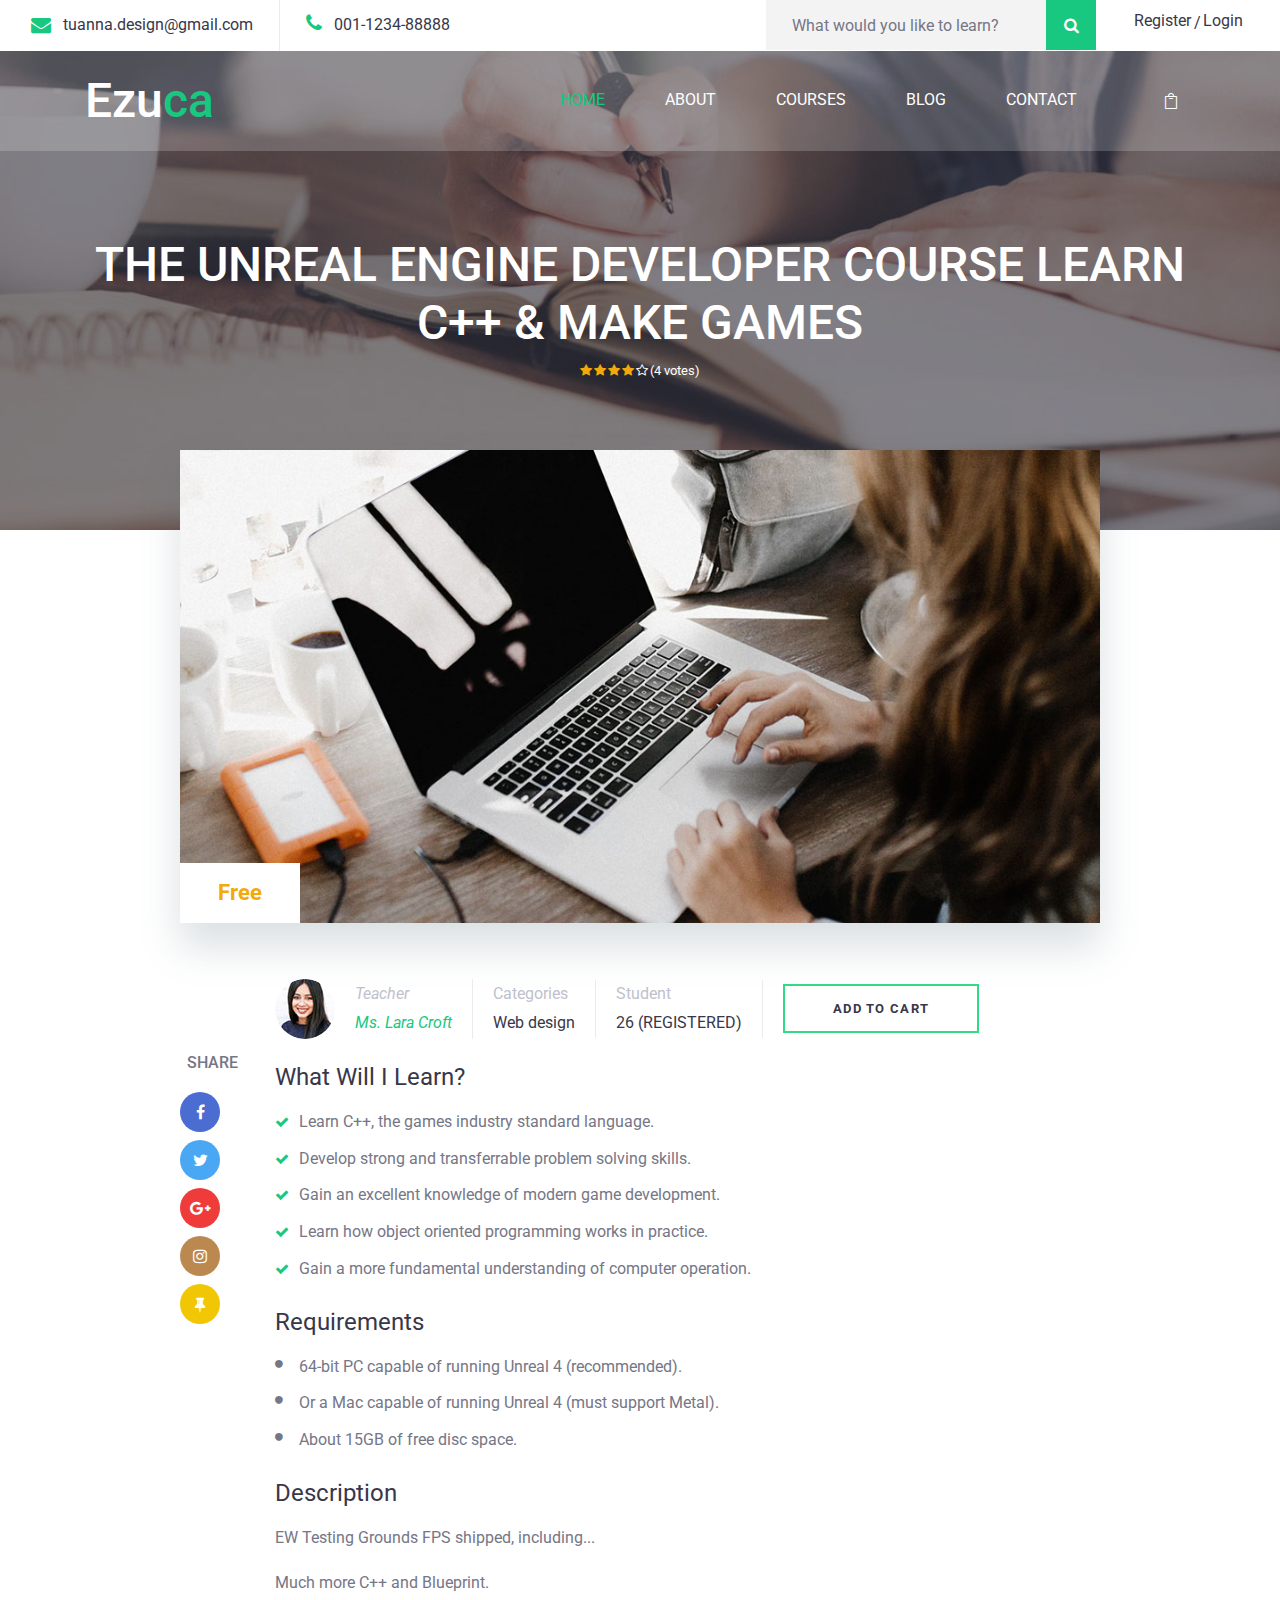
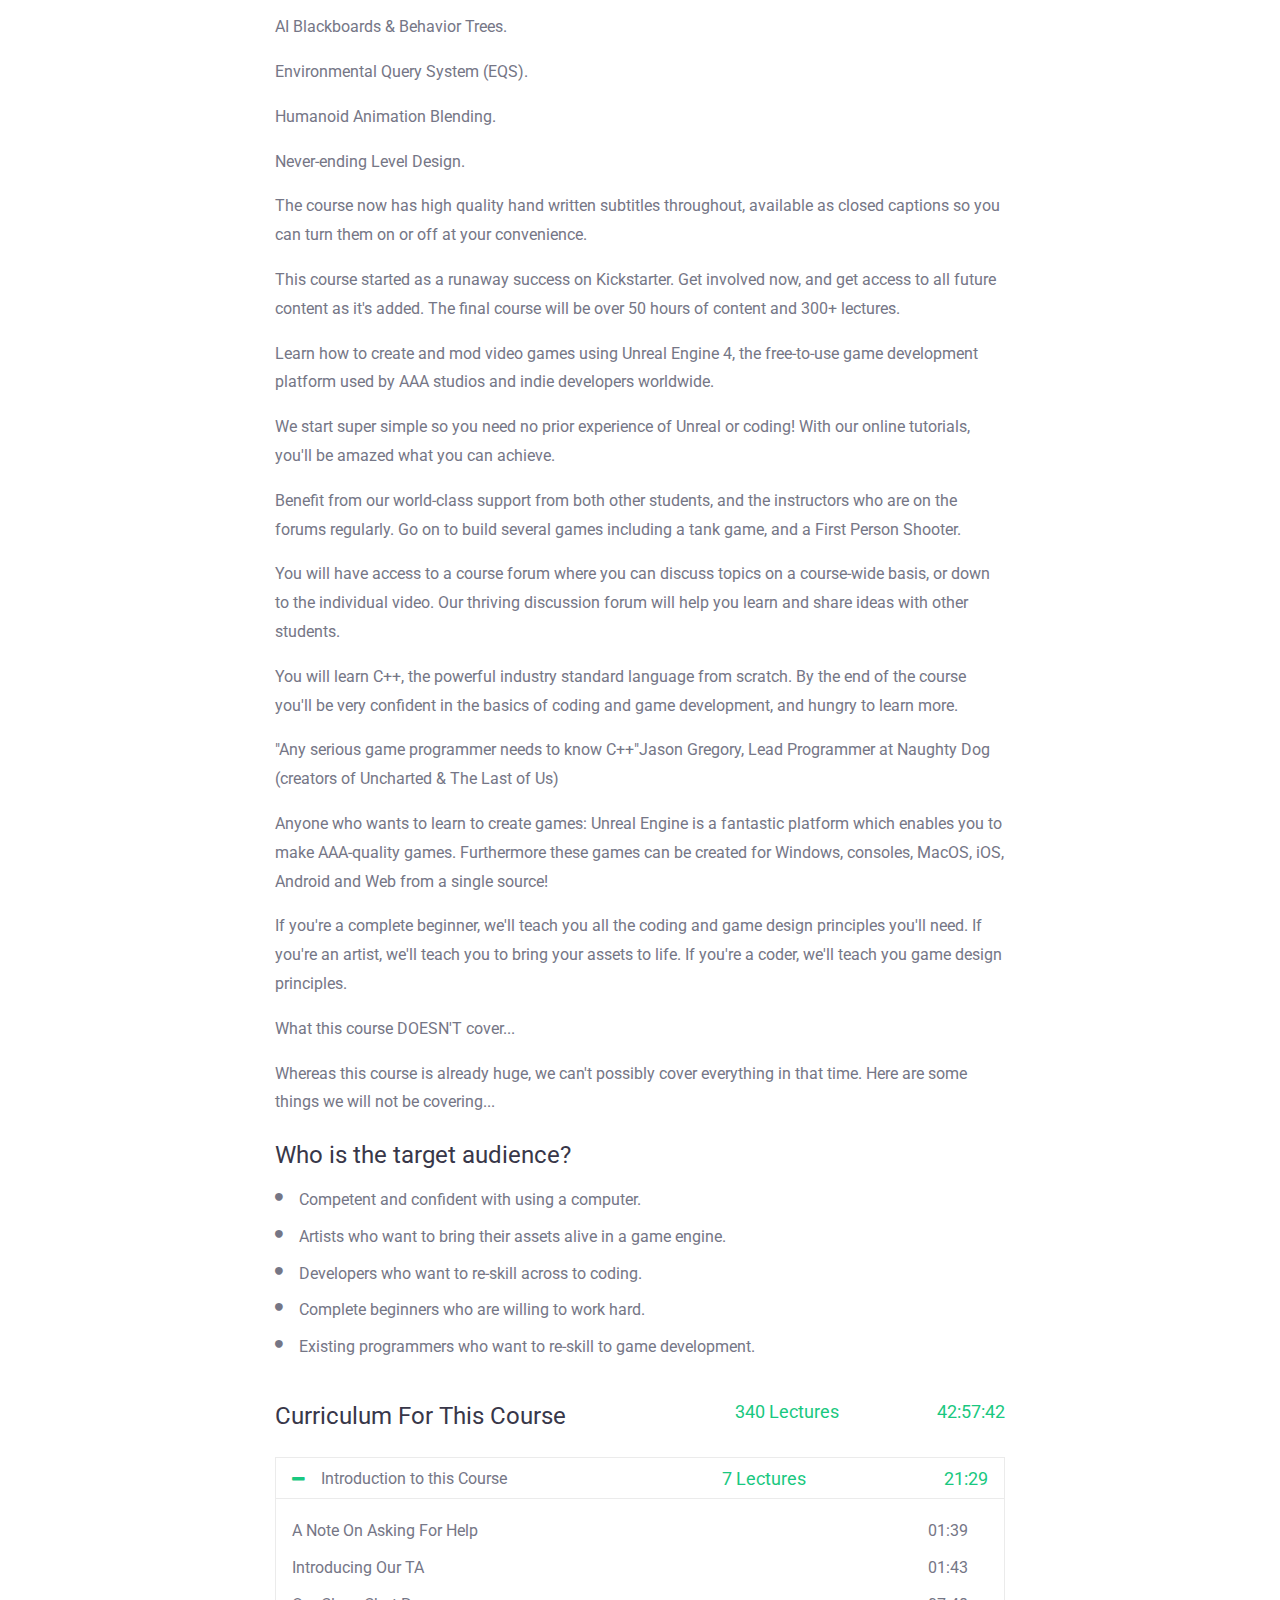
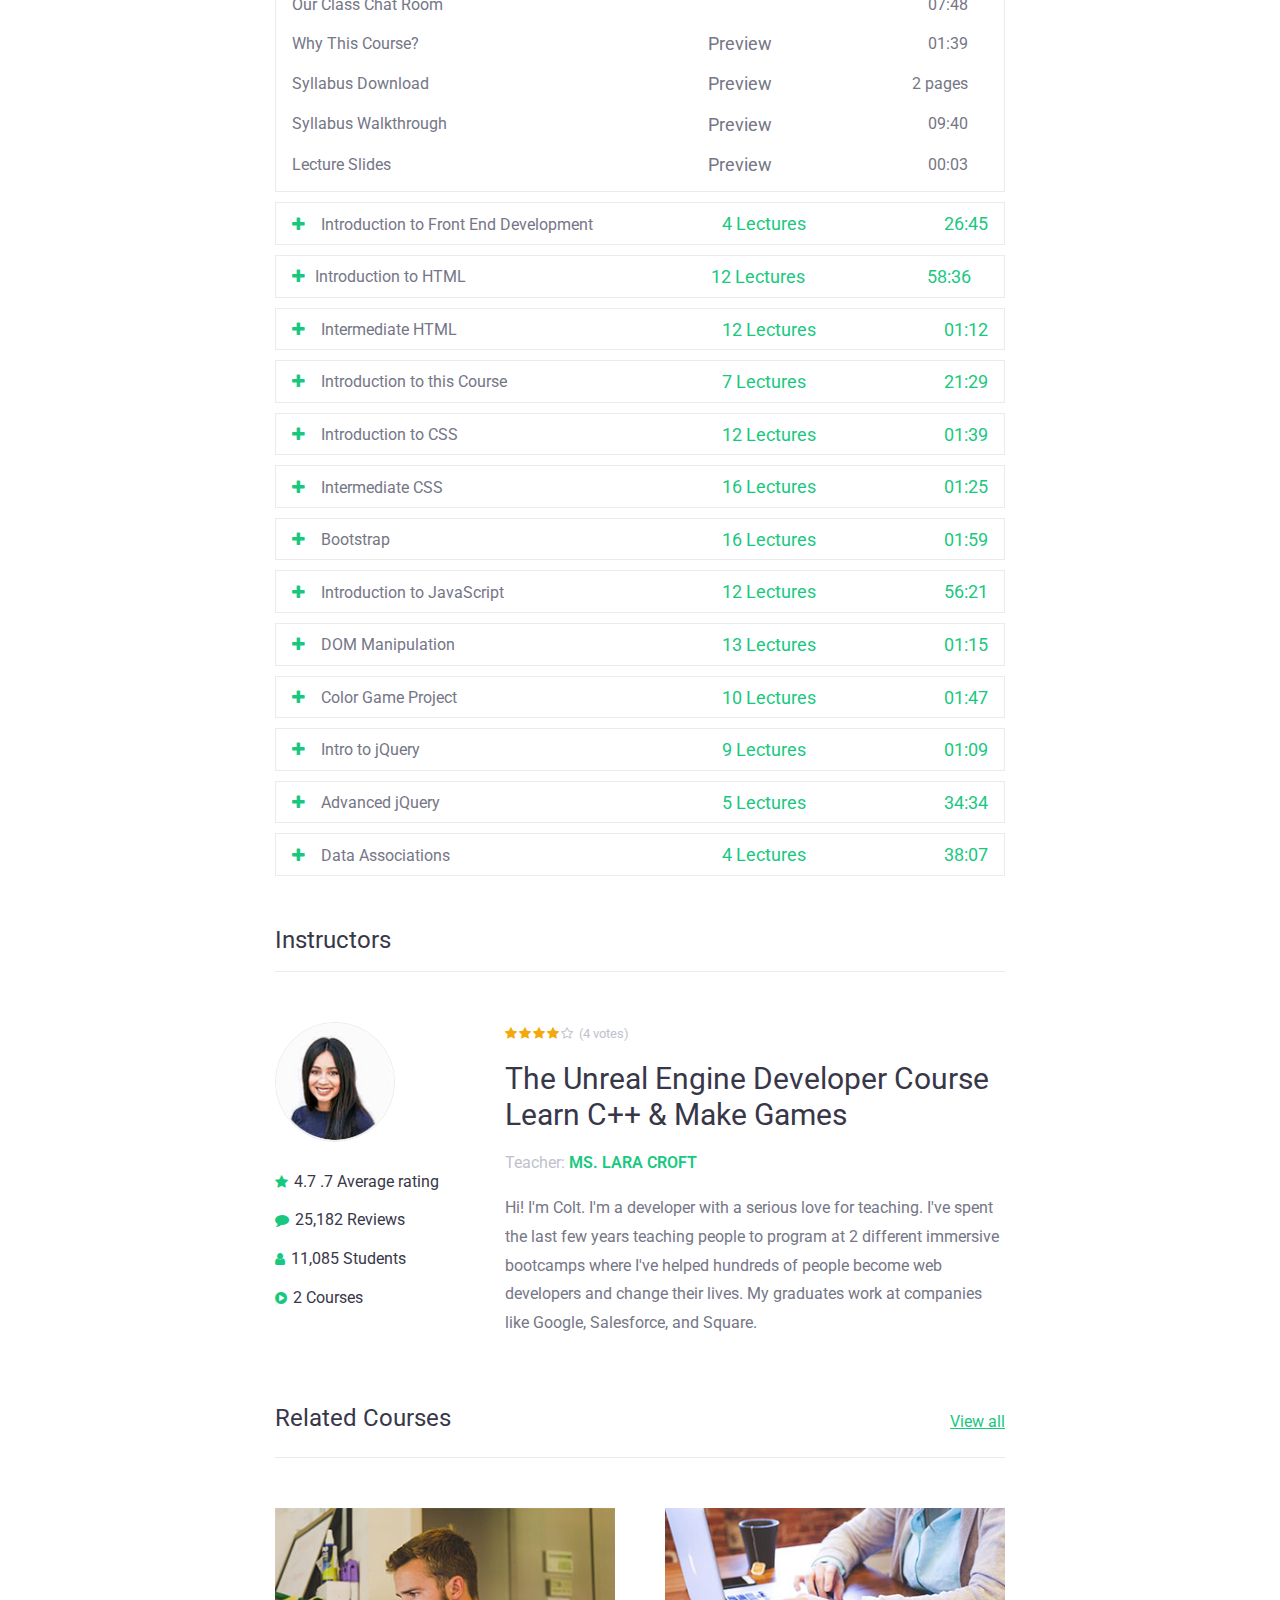
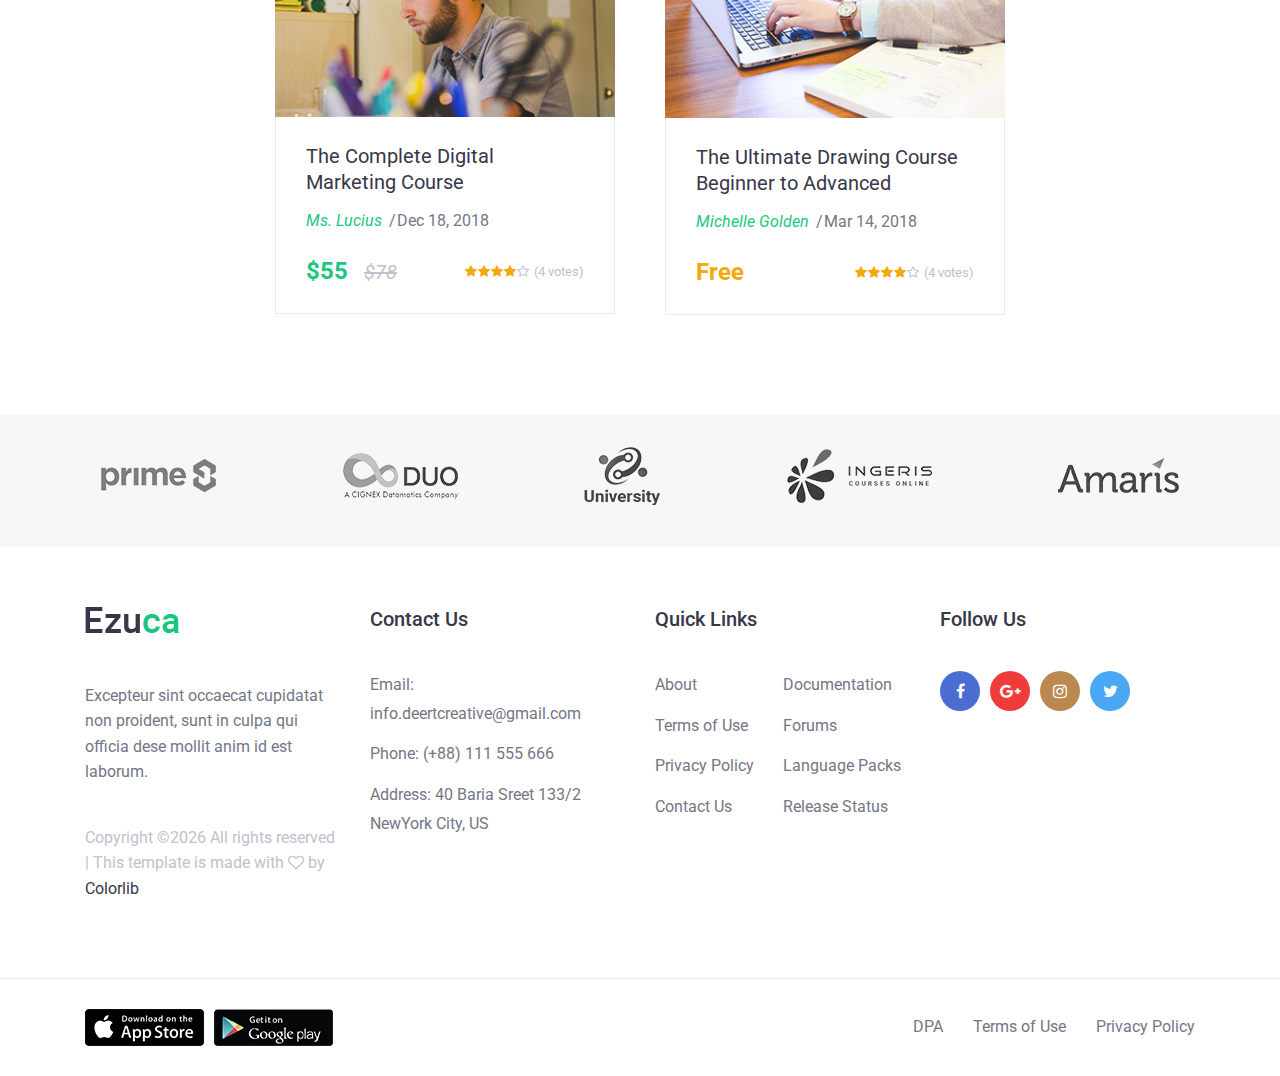
<file: Desktop/Writing Tutor/single-courses.html>
<!DOCTYPE html>
<html lang="en">
<head>
    <title>Hello World</title>

    <!-- Required meta tags -->
    <meta charset="utf-8">
    <meta name="viewport" content="width=device-width, initial-scale=1, shrink-to-fit=no">

    <!-- Bootstrap CSS -->
    <link rel="stylesheet" href="css/bootstrap.min.css">

    <!-- FontAwesome CSS -->
    <link rel="stylesheet" href="css/font-awesome.min.css">

    <!-- ElegantFonts CSS -->
    <link rel="stylesheet" href="css/elegant-fonts.css">

    <!-- themify-icons CSS -->
    <link rel="stylesheet" href="css/themify-icons.css">

    <!-- Swiper CSS -->
    <link rel="stylesheet" href="css/swiper.min.css">

    <!-- Styles -->
    <link rel="stylesheet" href="style.css">
</head>
<body class="single-courses-page">
    <div class="page-header">
        <header class="site-header">
            <div class="top-header-bar">
                <div class="container-fluid">
                    <div class="row">
                        <div class="col-12 col-lg-6 d-none d-md-flex flex-wrap justify-content-center justify-content-lg-start mb-3 mb-lg-0">
                            <div class="header-bar-email d-flex align-items-center">
                                <i class="fa fa-envelope"></i><a href="#">tuanna.design@gmail.com</a>
                            </div><!-- .header-bar-email -->

                            <div class="header-bar-text lg-flex align-items-center">
                                <p><i class="fa fa-phone"></i>001-1234-88888 </p>
                            </div><!-- .header-bar-text -->
                        </div><!-- .col -->

                        <div class="col-12 col-lg-6 d-flex flex-wrap justify-content-center justify-content-lg-end align-items-center">
                            <div class="header-bar-search">
                                <form class="flex align-items-stretch">
                                    <input type="search" placeholder="What would you like to learn?">
                                    <button type="submit" value="" class="flex justify-content-center align-items-center"><i class="fa fa-search"></i></button>
                                </form>
                            </div><!-- .header-bar-search -->

                            <div class="header-bar-menu">
                                <ul class="flex justify-content-center align-items-center py-2 pt-md-0">
                                    <li><a href="#">Register</a></li>
                                    <li><a href="#">Login</a></li>
                                </ul>
                            </div><!-- .header-bar-menu -->
                        </div><!-- .col -->
                    </div><!-- .row -->
                </div><!-- .container-fluid -->
            </div><!-- .top-header-bar -->

            <div class="nav-bar">
                <div class="container">
                    <div class="row">
                        <div class="col-9 col-lg-3">
                            <div class="site-branding">
                                <h1 class="site-title"><a href="index.html" rel="home">Ezu<span>ca</span></a></h1>
                            </div><!-- .site-branding -->
                        </div><!-- .col -->

                        <div class="col-3 col-lg-9 flex justify-content-end align-content-center">
                            <nav class="site-navigation flex justify-content-end align-items-center">
                                <ul class="flex flex-column flex-lg-row justify-content-lg-end align-content-center">
                                    <li class="current-menu-item"><a href="index.html">Home</a></li>
                                    <li><a href="#">About</a></li>
                                    <li><a href="#">Courses</a></li>
                                    <li><a href="#">blog</a></li>
                                    <li><a href="#">Contact</a></li>
                                </ul>

                                <div class="hamburger-menu d-lg-none">
                                    <span></span>
                                    <span></span>
                                    <span></span>
                                    <span></span>
                                </div><!-- .hamburger-menu -->

                                <div class="header-bar-cart">
                                    <a href="#" class="flex justify-content-center align-items-center"><span aria-hidden="true" class="icon_bag_alt"></span></a>
                                </div><!-- .header-bar-search -->
                            </nav><!-- .site-navigation -->
                        </div><!-- .col -->
                    </div><!-- .row -->
                </div><!-- .container -->
            </div><!-- .nav-bar -->
        </header><!-- .site-header -->

        <div class="page-header-overlay">
            <div class="container">
                <div class="row">
                    <div class="col-12">
                        <header class="entry-header">
                            <h1 class="entry-title">The Unreal Engine Developer Course Learn C++ & Make Games</h1>

                            <div class="ratings flex justify-content-center align-items-center">
                                <i class="fa fa-star"></i>
                                <i class="fa fa-star"></i>
                                <i class="fa fa-star"></i>
                                <i class="fa fa-star"></i>
                                <i class="fa fa-star-o"></i>
                                <span>(4 votes)</span>
                            </div><!-- .ratings -->
                        </header><!-- .entry-header -->
                    </div><!-- .col -->
                </div><!-- .row -->
            </div><!-- .container -->
        </div><!-- .page-header-overlay -->
    </div><!-- .page-header -->

    <div class="container">
        <div class="row">
            <div class="col-12 offset-lg-1 col-lg-10">
                <div class="featured-image">
                    <img src="images/single-course-featured-img.jpg" alt="">

                    <div class="course-cost">Free</div>
                </div>
            </div><!-- .col -->
        </div><!-- .row -->

        <div class="row">
            <div class="col-12 offset-lg-1 col-lg-1">
                <div class="post-share">
                    <h3>share</h3>

                    <ul class="flex flex-wrap align-items-center p-0 m-0">
                        <li><a href="#"><i class="fa fa-facebook"></i></a></li>
                        <li><a href="#"><i class="fa fa-twitter"></i></a></li>
                        <li><a href="#"><i class="fa fa-google-plus"></i></a></li>
                        <li><a href="#"><i class="fa fa-instagram"></i></a></li>
                        <li><a href="#"><i class="fa fa-thumb-tack"></i></a></li>
                    </ul>
                </div><!-- .post-share -->
            </div><!-- .col -->

            <div class="col-12 col-lg-8">
                <div class="single-course-wrap">
                    <div class="course-info flex flex-wrap align-items-center">
                        <div class="course-author flex flex-wrap align-items-center mt-3">
                            <img src="images/course-author.jpg" alt="">

                            <div class="author-wrap">
                                <label class="m-0">Teacher</label>
                                <div class="author-name"><a href="#">Ms. Lara Croft</a></div>
                            </div><!-- .author-wrap -->
                        </div><!-- .course-author -->

                        <div class="course-cats mt-3">
                            <label class="m-0">Categories</label>
                            <div class="author-name"><a href="#">Web design</a></div>
                        </div><!-- .course-cats -->

                        <div class="course-students mt-3">
                            <label class="m-0">Student</label>
                            <div class="author-name"><a href="#">26 (REGISTERED)</a></div>
                        </div><!-- .course-students -->

                        <div class="buy-course mt-3">
                            <a class="btn" href="#">ADD to cart</a>
                        </div><!-- .buy-course -->
                    </div><!-- .course-info -->

                    <div class="single-course-cont-section">
                        <h2>What Will I Learn?</h2>

                        <ul class="p-0 m-0 green-ticked">
                            <li>Learn C++, the games industry standard language.</li>
                            <li>Develop strong and transferrable problem solving skills.</li>
                            <li>Gain an excellent knowledge of modern game development.</li>
                            <li>Learn how object oriented programming works in practice.</li>
                            <li>Gain a more fundamental understanding of computer operation.</li>
                        </ul>

                        <h2>Requirements</h2>

                        <ul class="p-0 m-0 black-doted">
                            <li>64-bit PC capable of running Unreal 4 (recommended).</li>
                            <li>Or a Mac capable of running Unreal 4 (must support Metal).</li>
                            <li>About 15GB of free disc space.</li>
                        </ul>

                        <h2>Description</h2>

                        <p>EW Testing Grounds FPS shipped, including...</p>
                        <p>Much more C++ and Blueprint.</p>
                        <p>AI Blackboards & Behavior Trees.</p>
                        <p>Environmental Query System (EQS).</p>
                        <p>Humanoid Animation Blending.</p>
                        <p>Never-ending Level Design.</p>
                        <p>The course now has high quality hand written subtitles throughout, available as closed captions so you can turn them on or off at your convenience.</p>
                        <p>This course started as a runaway success on Kickstarter. Get involved now, and get access to all future content as it's added. The final course will be over 50 hours of content and 300+ lectures.</p>
                        <p>Learn how to create and mod video games using Unreal Engine 4, the free-to-use game development platform used by AAA studios and indie developers worldwide.</p>
                        <p>We start super simple so you need no prior experience of Unreal or coding! With our online tutorials, you'll be amazed what you can achieve.</p>
                        <p>Benefit from our world-class support from both other students, and the instructors who are on the forums regularly. Go on to build several games including a tank game, and a First Person Shooter.</p>
                        <p>You will have access to a course forum where you can discuss topics on a course-wide basis, or down to the individual video. Our thriving discussion forum will help you learn and share ideas with other students.</p>
                        <p>You will learn C++, the powerful industry standard language from scratch. By the end of the course you'll be very confident in the basics of coding and game development, and hungry to learn more.</p>
                        <p>"Any serious game programmer needs to know C++"Jason Gregory, Lead Programmer at Naughty Dog (creators of Uncharted & The Last of Us)</p>
                        <p>Anyone who wants to learn to create games: Unreal Engine is a fantastic platform which enables you to make AAA-quality games. Furthermore these games can be created for Windows, consoles, MacOS, iOS, Android and Web from a single source!</p>
                        <p>If you're a complete beginner, we'll teach you all the coding and game design principles you'll need. If you're an artist, we'll teach you to bring your assets to life. If you're a coder, we'll teach you game design principles.</p>
                        <p>What this course DOESN'T cover...</p>
                        <p>Whereas this course is already huge, we can't possibly cover everything in that time. Here are some things we will not be covering...</p>

                        <h2>Who is the target audience?</h2>

                        <ul class="p-0 m-0 black-doted">
                            <li>Competent and confident with using a computer.</li>
                            <li>Artists who want to bring their assets alive in a game engine.</li>
                            <li>Developers who want to re-skill across to coding.</li>
                            <li>Complete beginners who are willing to work hard.</li>
                            <li>Existing programmers who want to re-skill to game development.</li>
                        </ul>
                    </div>

                    <div class="single-course-accordion-cont mt-3">
                        <header class="entry-header flex flex-wrap justify-content-between align-items-center">
                            <h2>Curriculum For This Course</h2>

                            <div class="number-of-lectures">340 Lectures</div>

                            <div class="total-lectures-time">42:57:42</div>
                        </header><!-- .entry-header -->

                        <div class="entry-contents">
                            <div class="accordion-wrap type-accordion">
                                <h3 class="entry-title flex flex-wrap justify-content-between align-items-lg-center active">
                                    <span class="arrow-r"><i class="fa fa-plus"></i><i class="fa fa-minus"></i></span>
                                    <span class="lecture-group-title">Introduction to this Course</span>
                                    <span class="number-of-lectures">7 Lectures</span>
                                    <span class="total-lectures-time">21:29</span>
                                </h3>

                                <div class="entry-content">
                                    <ul class="p-0 m-0">
                                        <li class="flex flex-column flex-lg-row align-items-lg-center"><span class="lecture-title">A Note On Asking For Help</span><span class="lectures-preview"></span><span class="lectures-time text-left text-lg-right">01:39</span></li>
                                        <li class="flex flex-column flex-lg-row align-items-lg-center"><span class="lecture-title">Introducing Our TA</span><span class="lectures-preview"></span><span class="lectures-time text-left text-lg-right">01:43</span></li>
                                        <li class="flex flex-column flex-lg-row align-items-lg-center"><span class="lecture-title">Our Class Chat Room</span><span class="lectures-preview"></span><span class="lectures-time text-left text-lg-right">07:48</span></li>
                                        <li class="flex flex-column flex-lg-row align-items-lg-center"><span class="lecture-title">Why This Course?</span><span class="lectures-preview">Preview</span><span class="lectures-time text-left text-lg-right">01:39</span></li>
                                        <li class="flex flex-column flex-lg-row align-items-lg-center"><span class="lecture-title">Syllabus Download</span><span class="lectures-preview">Preview</span><span class="lectures-time text-left text-lg-right">2 pages</span></li>
                                        <li class="flex flex-column flex-lg-row align-items-lg-center"><span class="lecture-title">Syllabus Walkthrough</span><span class="lectures-preview">Preview</span><span class="lectures-time text-left text-lg-right">09:40</span></li>
                                        <li class="flex flex-column flex-lg-row align-items-lg-center"><span class="lecture-title">Lecture Slides</span><span class="lectures-preview">Preview</span><span class="lectures-time text-left text-lg-right">00:03</span></li>
                                    </ul>
                                </div>

                                <h3 class="entry-title flex flex-wrap justify-content-between align-items-lg-center">
                                    <span class="arrow-r"><i class="fa fa-plus"></i><i class="fa fa-minus"></i></span>
                                    <span class="lecture-group-title">Introduction to Front End Development</span>
                                    <span class="number-of-lectures">4 Lectures</span>
                                    <span class="total-lectures-time">26:45</span>
                                </h3>

                                <div class="entry-content">
                                    <ul class="p-0 m-0">
                                        <li class="flex flex-column flex-lg-row align-items-lg-center"><span class="lecture-title">A Note On Asking For Help</span><span class="lectures-preview"></span><span class="lectures-time text-left text-lg-right">01:39</span></li>
                                        <li class="flex flex-column flex-lg-row align-items-lg-center"><span class="lecture-title">Introducing Our TA</span><span class="lectures-preview"></span><span class="lectures-time text-left text-lg-right">01:43</span></li>
                                        <li class="flex flex-column flex-lg-row align-items-lg-center"><span class="lecture-title">Our Class Chat Room</span><span class="lectures-preview"></span><span class="lectures-time text-left text-lg-right">07:48</span></li>
                                        <li class="flex flex-column flex-lg-row align-items-lg-center"><span class="lecture-title">Why This Course?</span><span class="lectures-preview">Preview</span><span class="lectures-time text-left text-lg-right">01:39</span></li>
                                        <li class="flex flex-column flex-lg-row align-items-lg-center"><span class="lecture-title">Syllabus Download</span><span class="lectures-preview">Preview</span><span class="lectures-time text-left text-lg-right">2 pages</span></li>
                                        <li class="flex flex-column flex-lg-row align-items-lg-center"><span class="lecture-title">Syllabus Walkthrough</span><span class="lectures-preview">Preview</span><span class="lectures-time text-left text-lg-right">09:40</span></li>
                                        <li class="flex flex-column flex-lg-row align-items-lg-center"><span class="lecture-title">Lecture Slides</span><span class="lectures-preview">Preview</span><span class="lectures-time text-left text-lg-right">00:03</span></li>
                                    </ul>
                                </div>

                                <h3 class="entry-title flex flex-wrap align-items-center">
                                    <span class="arrow-r"><i class="fa fa-plus"></i><i class="fa fa-minus"></i></span>
                                    <span class="lecture-group-title">Introduction to HTML	</span>
                                    <span class="number-of-lectures">12 Lectures</span>
                                    <span class="total-lectures-time">58:36</span>
                                </h3>

                                <div class="entry-content">
                                    <ul class="p-0 m-0">
                                        <li class="flex flex-column flex-lg-row align-items-lg-center"><span class="lecture-title">A Note On Asking For Help</span><span class="lectures-preview"></span><span class="lectures-time text-left text-lg-right">01:39</span></li>
                                        <li class="flex flex-column flex-lg-row align-items-lg-center"><span class="lecture-title">Introducing Our TA</span><span class="lectures-preview"></span><span class="lectures-time text-left text-lg-right">01:43</span></li>
                                        <li class="flex flex-column flex-lg-row align-items-lg-center"><span class="lecture-title">Our Class Chat Room</span><span class="lectures-preview"></span><span class="lectures-time text-left text-lg-right">07:48</span></li>
                                        <li class="flex flex-column flex-lg-row align-items-lg-center"><span class="lecture-title">Why This Course?</span><span class="lectures-preview">Preview</span><span class="lectures-time text-left text-lg-right">01:39</span></li>
                                        <li class="flex flex-column flex-lg-row align-items-lg-center"><span class="lecture-title">Syllabus Download</span><span class="lectures-preview">Preview</span><span class="lectures-time text-left text-lg-right">2 pages</span></li>
                                        <li class="flex flex-column flex-lg-row align-items-lg-center"><span class="lecture-title">Syllabus Walkthrough</span><span class="lectures-preview">Preview</span><span class="lectures-time text-left text-lg-right">09:40</span></li>
                                        <li class="flex flex-column flex-lg-row align-items-lg-center"><span class="lecture-title">Lecture Slides</span><span class="lectures-preview">Preview</span><span class="lectures-time text-left text-lg-right">00:03</span></li>
                                    </ul>
                                </div>

                                <h3 class="entry-title flex flex-wrap justify-content-between align-items-lg-center">
                                    <span class="arrow-r"><i class="fa fa-plus"></i><i class="fa fa-minus"></i></span>
                                    <span class="lecture-group-title">Intermediate HTML</span>
                                    <span class="number-of-lectures">12 Lectures</span>
                                    <span class="total-lectures-time">01:12</span>
                                </h3>

                                <div class="entry-content">
                                    <ul class="p-0 m-0">
                                        <li class="flex flex-column flex-lg-row align-items-lg-center"><span class="lecture-title">A Note On Asking For Help</span><span class="lectures-preview"></span><span class="lectures-time text-left text-lg-right">01:39</span></li>
                                        <li class="flex flex-column flex-lg-row align-items-lg-center"><span class="lecture-title">Introducing Our TA</span><span class="lectures-preview"></span><span class="lectures-time text-left text-lg-right">01:43</span></li>
                                        <li class="flex flex-column flex-lg-row align-items-lg-center"><span class="lecture-title">Our Class Chat Room</span><span class="lectures-preview"></span><span class="lectures-time text-left text-lg-right">07:48</span></li>
                                        <li class="flex flex-column flex-lg-row align-items-lg-center"><span class="lecture-title">Why This Course?</span><span class="lectures-preview">Preview</span><span class="lectures-time text-left text-lg-right">01:39</span></li>
                                        <li class="flex flex-column flex-lg-row align-items-lg-center"><span class="lecture-title">Syllabus Download</span><span class="lectures-preview">Preview</span><span class="lectures-time text-left text-lg-right">2 pages</span></li>
                                        <li class="flex flex-column flex-lg-row align-items-lg-center"><span class="lecture-title">Syllabus Walkthrough</span><span class="lectures-preview">Preview</span><span class="lectures-time text-left text-lg-right">09:40</span></li>
                                        <li class="flex flex-column flex-lg-row align-items-lg-center"><span class="lecture-title">Lecture Slides</span><span class="lectures-preview">Preview</span><span class="lectures-time text-left text-lg-right">00:03</span></li>
                                    </ul>
                                </div>

                                <h3 class="entry-title flex flex-wrap justify-content-between align-items-lg-center">
                                    <span class="arrow-r"><i class="fa fa-plus"></i><i class="fa fa-minus"></i></span>
                                    <span class="lecture-group-title">Introduction to this Course</span>
                                    <span class="number-of-lectures">7 Lectures</span>
                                    <span class="total-lectures-time">21:29</span>
                                </h3>

                                <div class="entry-content">
                                    <ul class="p-0 m-0">
                                        <li class="flex flex-column flex-lg-row align-items-lg-center"><span class="lecture-title">A Note On Asking For Help</span><span class="lectures-preview"></span><span class="lectures-time text-left text-lg-right">01:39</span></li>
                                        <li class="flex flex-column flex-lg-row align-items-lg-center"><span class="lecture-title">Introducing Our TA</span><span class="lectures-preview"></span><span class="lectures-time text-left text-lg-right">01:43</span></li>
                                        <li class="flex flex-column flex-lg-row align-items-lg-center"><span class="lecture-title">Our Class Chat Room</span><span class="lectures-preview"></span><span class="lectures-time text-left text-lg-right">07:48</span></li>
                                        <li class="flex flex-column flex-lg-row align-items-lg-center"><span class="lecture-title">Why This Course?</span><span class="lectures-preview">Preview</span><span class="lectures-time text-left text-lg-right">01:39</span></li>
                                        <li class="flex flex-column flex-lg-row align-items-lg-center"><span class="lecture-title">Syllabus Download</span><span class="lectures-preview">Preview</span><span class="lectures-time text-left text-lg-right">2 pages</span></li>
                                        <li class="flex flex-column flex-lg-row align-items-lg-center"><span class="lecture-title">Syllabus Walkthrough</span><span class="lectures-preview">Preview</span><span class="lectures-time text-left text-lg-right">09:40</span></li>
                                        <li class="flex flex-column flex-lg-row align-items-lg-center"><span class="lecture-title">Lecture Slides</span><span class="lectures-preview">Preview</span><span class="lectures-time text-left text-lg-right">00:03</span></li>
                                    </ul>
                                </div>

                                <h3 class="entry-title flex flex-wrap justify-content-between align-items-lg-center">
                                    <span class="arrow-r"><i class="fa fa-plus"></i><i class="fa fa-minus"></i></span>
                                    <span class="lecture-group-title">Introduction to CSS</span>
                                    <span class="number-of-lectures">12 Lectures</span>
                                    <span class="total-lectures-time">01:39</span>
                                </h3>

                                <div class="entry-content">
                                    <ul class="p-0 m-0">
                                        <li class="flex flex-column flex-lg-row align-items-lg-center"><span class="lecture-title">A Note On Asking For Help</span><span class="lectures-preview"></span><span class="lectures-time text-left text-lg-right">01:39</span></li>
                                        <li class="flex flex-column flex-lg-row align-items-lg-center"><span class="lecture-title">Introducing Our TA</span><span class="lectures-preview"></span><span class="lectures-time text-left text-lg-right">01:43</span></li>
                                        <li class="flex flex-column flex-lg-row align-items-lg-center"><span class="lecture-title">Our Class Chat Room</span><span class="lectures-preview"></span><span class="lectures-time text-left text-lg-right">07:48</span></li>
                                        <li class="flex flex-column flex-lg-row align-items-lg-center"><span class="lecture-title">Why This Course?</span><span class="lectures-preview">Preview</span><span class="lectures-time text-left text-lg-right">01:39</span></li>
                                        <li class="flex flex-column flex-lg-row align-items-lg-center"><span class="lecture-title">Syllabus Download</span><span class="lectures-preview">Preview</span><span class="lectures-time text-left text-lg-right">2 pages</span></li>
                                        <li class="flex flex-column flex-lg-row align-items-lg-center"><span class="lecture-title">Syllabus Walkthrough</span><span class="lectures-preview">Preview</span><span class="lectures-time text-left text-lg-right">09:40</span></li>
                                        <li class="flex flex-column flex-lg-row align-items-lg-center"><span class="lecture-title">Lecture Slides</span><span class="lectures-preview">Preview</span><span class="lectures-time text-left text-lg-right">00:03</span></li>
                                    </ul>
                                </div>

                                <h3 class="entry-title flex flex-wrap justify-content-between align-items-lg-center">
                                    <span class="arrow-r"><i class="fa fa-plus"></i><i class="fa fa-minus"></i></span>
                                    <span class="lecture-group-title">Intermediate CSS</span>
                                    <span class="number-of-lectures">16 Lectures</span>
                                    <span class="total-lectures-time">01:25</span>
                                </h3>

                                <div class="entry-content">
                                    <ul class="p-0 m-0">
                                        <li class="flex flex-column flex-lg-row align-items-lg-center"><span class="lecture-title">A Note On Asking For Help</span><span class="lectures-preview"></span><span class="lectures-time text-left text-lg-right">01:39</span></li>
                                        <li class="flex flex-column flex-lg-row align-items-lg-center"><span class="lecture-title">Introducing Our TA</span><span class="lectures-preview"></span><span class="lectures-time text-left text-lg-right">01:43</span></li>
                                        <li class="flex flex-column flex-lg-row align-items-lg-center"><span class="lecture-title">Our Class Chat Room</span><span class="lectures-preview"></span><span class="lectures-time text-left text-lg-right">07:48</span></li>
                                        <li class="flex flex-column flex-lg-row align-items-lg-center"><span class="lecture-title">Why This Course?</span><span class="lectures-preview">Preview</span><span class="lectures-time text-left text-lg-right">01:39</span></li>
                                        <li class="flex flex-column flex-lg-row align-items-lg-center"><span class="lecture-title">Syllabus Download</span><span class="lectures-preview">Preview</span><span class="lectures-time text-left text-lg-right">2 pages</span></li>
                                        <li class="flex flex-column flex-lg-row align-items-lg-center"><span class="lecture-title">Syllabus Walkthrough</span><span class="lectures-preview">Preview</span><span class="lectures-time text-left text-lg-right">09:40</span></li>
                                        <li class="flex flex-column flex-lg-row align-items-lg-center"><span class="lecture-title">Lecture Slides</span><span class="lectures-preview">Preview</span><span class="lectures-time text-left text-lg-right">00:03</span></li>
                                    </ul>
                                </div>

                                <h3 class="entry-title flex flex-wrap justify-content-between align-items-lg-center">
                                    <span class="arrow-r"><i class="fa fa-plus"></i><i class="fa fa-minus"></i></span>
                                    <span class="lecture-group-title">Bootstrap</span>
                                    <span class="number-of-lectures">16 Lectures</span>
                                    <span class="total-lectures-time">01:59</span>
                                </h3>

                                <div class="entry-content">
                                    <ul class="p-0 m-0">
                                        <li class="flex flex-column flex-lg-row align-items-lg-center"><span class="lecture-title">A Note On Asking For Help</span><span class="lectures-preview"></span><span class="lectures-time text-left text-lg-right">01:39</span></li>
                                        <li class="flex flex-column flex-lg-row align-items-lg-center"><span class="lecture-title">Introducing Our TA</span><span class="lectures-preview"></span><span class="lectures-time text-left text-lg-right">01:43</span></li>
                                        <li class="flex flex-column flex-lg-row align-items-lg-center"><span class="lecture-title">Our Class Chat Room</span><span class="lectures-preview"></span><span class="lectures-time text-left text-lg-right">07:48</span></li>
                                        <li class="flex flex-column flex-lg-row align-items-lg-center"><span class="lecture-title">Why This Course?</span><span class="lectures-preview">Preview</span><span class="lectures-time text-left text-lg-right">01:39</span></li>
                                        <li class="flex flex-column flex-lg-row align-items-lg-center"><span class="lecture-title">Syllabus Download</span><span class="lectures-preview">Preview</span><span class="lectures-time text-left text-lg-right">2 pages</span></li>
                                        <li class="flex flex-column flex-lg-row align-items-lg-center"><span class="lecture-title">Syllabus Walkthrough</span><span class="lectures-preview">Preview</span><span class="lectures-time text-left text-lg-right">09:40</span></li>
                                        <li class="flex flex-column flex-lg-row align-items-lg-center"><span class="lecture-title">Lecture Slides</span><span class="lectures-preview">Preview</span><span class="lectures-time text-left text-lg-right">00:03</span></li>
                                    </ul>
                                </div>

                                <h3 class="entry-title flex flex-wrap justify-content-between align-items-lg-center">
                                    <span class="arrow-r"><i class="fa fa-plus"></i><i class="fa fa-minus"></i></span>
                                    <span class="lecture-group-title">Introduction to JavaScript</span>
                                    <span class="number-of-lectures">12 Lectures</span>
                                    <span class="total-lectures-time">56:21</span>
                                </h3>

                                <div class="entry-content">
                                    <ul class="p-0 m-0">
                                        <li class="flex flex-column flex-lg-row align-items-lg-center"><span class="lecture-title">A Note On Asking For Help</span><span class="lectures-preview"></span><span class="lectures-time text-left text-lg-right">01:39</span></li>
                                        <li class="flex flex-column flex-lg-row align-items-lg-center"><span class="lecture-title">Introducing Our TA</span><span class="lectures-preview"></span><span class="lectures-time text-left text-lg-right">01:43</span></li>
                                        <li class="flex flex-column flex-lg-row align-items-lg-center"><span class="lecture-title">Our Class Chat Room</span><span class="lectures-preview"></span><span class="lectures-time text-left text-lg-right">07:48</span></li>
                                        <li class="flex flex-column flex-lg-row align-items-lg-center"><span class="lecture-title">Why This Course?</span><span class="lectures-preview">Preview</span><span class="lectures-time text-left text-lg-right">01:39</span></li>
                                        <li class="flex flex-column flex-lg-row align-items-lg-center"><span class="lecture-title">Syllabus Download</span><span class="lectures-preview">Preview</span><span class="lectures-time text-left text-lg-right">2 pages</span></li>
                                        <li class="flex flex-column flex-lg-row align-items-lg-center"><span class="lecture-title">Syllabus Walkthrough</span><span class="lectures-preview">Preview</span><span class="lectures-time text-left text-lg-right">09:40</span></li>
                                        <li class="flex flex-column flex-lg-row align-items-lg-center"><span class="lecture-title">Lecture Slides</span><span class="lectures-preview">Preview</span><span class="lectures-time text-left text-lg-right">00:03</span></li>
                                    </ul>
                                </div>

                                <h3 class="entry-title flex flex-wrap justify-content-between align-items-lg-center">
                                    <span class="arrow-r"><i class="fa fa-plus"></i><i class="fa fa-minus"></i></span>
                                    <span class="lecture-group-title">DOM Manipulation</span>
                                    <span class="number-of-lectures">13 Lectures</span>
                                    <span class="total-lectures-time">01:15</span>
                                </h3>

                                <div class="entry-content">
                                    <ul class="p-0 m-0">
                                        <li class="flex flex-column flex-lg-row align-items-lg-center"><span class="lecture-title">A Note On Asking For Help</span><span class="lectures-preview"></span><span class="lectures-time text-left text-lg-right">01:39</span></li>
                                        <li class="flex flex-column flex-lg-row align-items-lg-center"><span class="lecture-title">Introducing Our TA</span><span class="lectures-preview"></span><span class="lectures-time text-left text-lg-right">01:43</span></li>
                                        <li class="flex flex-column flex-lg-row align-items-lg-center"><span class="lecture-title">Our Class Chat Room</span><span class="lectures-preview"></span><span class="lectures-time text-left text-lg-right">07:48</span></li>
                                        <li class="flex flex-column flex-lg-row align-items-lg-center"><span class="lecture-title">Why This Course?</span><span class="lectures-preview">Preview</span><span class="lectures-time text-left text-lg-right">01:39</span></li>
                                        <li class="flex flex-column flex-lg-row align-items-lg-center"><span class="lecture-title">Syllabus Download</span><span class="lectures-preview">Preview</span><span class="lectures-time text-left text-lg-right">2 pages</span></li>
                                        <li class="flex flex-column flex-lg-row align-items-lg-center"><span class="lecture-title">Syllabus Walkthrough</span><span class="lectures-preview">Preview</span><span class="lectures-time text-left text-lg-right">09:40</span></li>
                                        <li class="flex flex-column flex-lg-row align-items-lg-center"><span class="lecture-title">Lecture Slides</span><span class="lectures-preview">Preview</span><span class="lectures-time text-left text-lg-right">00:03</span></li>
                                    </ul>
                                </div>

                                <h3 class="entry-title flex flex-wrap justify-content-between align-items-lg-center">
                                    <span class="arrow-r"><i class="fa fa-plus"></i><i class="fa fa-minus"></i></span>
                                    <span class="lecture-group-title">Color Game Project</span>
                                    <span class="number-of-lectures">10 Lectures</span>
                                    <span class="total-lectures-time">01:47</span>
                                </h3>

                                <div class="entry-content">
                                    <ul class="p-0 m-0">
                                        <li class="flex flex-column flex-lg-row align-items-lg-center"><span class="lecture-title">A Note On Asking For Help</span><span class="lectures-preview"></span><span class="lectures-time text-left text-lg-right">01:39</span></li>
                                        <li class="flex flex-column flex-lg-row align-items-lg-center"><span class="lecture-title">Introducing Our TA</span><span class="lectures-preview"></span><span class="lectures-time text-left text-lg-right">01:43</span></li>
                                        <li class="flex flex-column flex-lg-row align-items-lg-center"><span class="lecture-title">Our Class Chat Room</span><span class="lectures-preview"></span><span class="lectures-time text-left text-lg-right">07:48</span></li>
                                        <li class="flex flex-column flex-lg-row align-items-lg-center"><span class="lecture-title">Why This Course?</span><span class="lectures-preview">Preview</span><span class="lectures-time text-left text-lg-right">01:39</span></li>
                                        <li class="flex flex-column flex-lg-row align-items-lg-center"><span class="lecture-title">Syllabus Download</span><span class="lectures-preview">Preview</span><span class="lectures-time text-left text-lg-right">2 pages</span></li>
                                        <li class="flex flex-column flex-lg-row align-items-lg-center"><span class="lecture-title">Syllabus Walkthrough</span><span class="lectures-preview">Preview</span><span class="lectures-time text-left text-lg-right">09:40</span></li>
                                        <li class="flex flex-column flex-lg-row align-items-lg-center"><span class="lecture-title">Lecture Slides</span><span class="lectures-preview">Preview</span><span class="lectures-time text-left text-lg-right">00:03</span></li>
                                    </ul>
                                </div>

                                <h3 class="entry-title flex flex-wrap justify-content-between align-items-lg-center">
                                    <span class="arrow-r"><i class="fa fa-plus"></i><i class="fa fa-minus"></i></span>
                                    <span class="lecture-group-title">Intro to jQuery</span>
                                    <span class="number-of-lectures">9 Lectures</span>
                                    <span class="total-lectures-time">01:09</span>
                                </h3>

                                <div class="entry-content">
                                    <ul class="p-0 m-0">
                                        <li class="flex flex-column flex-lg-row align-items-lg-center"><span class="lecture-title">A Note On Asking For Help</span><span class="lectures-preview"></span><span class="lectures-time text-left text-lg-right">01:39</span></li>
                                        <li class="flex flex-column flex-lg-row align-items-lg-center"><span class="lecture-title">Introducing Our TA</span><span class="lectures-preview"></span><span class="lectures-time text-left text-lg-right">01:43</span></li>
                                        <li class="flex flex-column flex-lg-row align-items-lg-center"><span class="lecture-title">Our Class Chat Room</span><span class="lectures-preview"></span><span class="lectures-time text-left text-lg-right">07:48</span></li>
                                        <li class="flex flex-column flex-lg-row align-items-lg-center"><span class="lecture-title">Why This Course?</span><span class="lectures-preview">Preview</span><span class="lectures-time text-left text-lg-right">01:39</span></li>
                                        <li class="flex flex-column flex-lg-row align-items-lg-center"><span class="lecture-title">Syllabus Download</span><span class="lectures-preview">Preview</span><span class="lectures-time text-left text-lg-right">2 pages</span></li>
                                        <li class="flex flex-column flex-lg-row align-items-lg-center"><span class="lecture-title">Syllabus Walkthrough</span><span class="lectures-preview">Preview</span><span class="lectures-time text-left text-lg-right">09:40</span></li>
                                        <li class="flex flex-column flex-lg-row align-items-lg-center"><span class="lecture-title">Lecture Slides</span><span class="lectures-preview">Preview</span><span class="lectures-time text-left text-lg-right">00:03</span></li>
                                    </ul>
                                </div>

                                <h3 class="entry-title flex flex-wrap justify-content-between align-items-lg-center">
                                    <span class="arrow-r"><i class="fa fa-plus"></i><i class="fa fa-minus"></i></span>
                                    <span class="lecture-group-title">Advanced jQuery</span>
                                    <span class="number-of-lectures">5 Lectures</span>
                                    <span class="total-lectures-time">34:34</span>
                                </h3>

                                <div class="entry-content">
                                    <ul class="p-0 m-0">
                                        <li class="flex flex-column flex-lg-row align-items-lg-center"><span class="lecture-title">A Note On Asking For Help</span><span class="lectures-preview"></span><span class="lectures-time text-left text-lg-right">01:39</span></li>
                                        <li class="flex flex-column flex-lg-row align-items-lg-center"><span class="lecture-title">Introducing Our TA</span><span class="lectures-preview"></span><span class="lectures-time text-left text-lg-right">01:43</span></li>
                                        <li class="flex flex-column flex-lg-row align-items-lg-center"><span class="lecture-title">Our Class Chat Room</span><span class="lectures-preview"></span><span class="lectures-time text-left text-lg-right">07:48</span></li>
                                        <li class="flex flex-column flex-lg-row align-items-lg-center"><span class="lecture-title">Why This Course?</span><span class="lectures-preview">Preview</span><span class="lectures-time text-left text-lg-right">01:39</span></li>
                                        <li class="flex flex-column flex-lg-row align-items-lg-center"><span class="lecture-title">Syllabus Download</span><span class="lectures-preview">Preview</span><span class="lectures-time text-left text-lg-right">2 pages</span></li>
                                        <li class="flex flex-column flex-lg-row align-items-lg-center"><span class="lecture-title">Syllabus Walkthrough</span><span class="lectures-preview">Preview</span><span class="lectures-time text-left text-lg-right">09:40</span></li>
                                        <li class="flex flex-column flex-lg-row align-items-lg-center"><span class="lecture-title">Lecture Slides</span><span class="lectures-preview">Preview</span><span class="lectures-time text-left text-lg-right">00:03</span></li>
                                    </ul>
                                </div>

                                <h3 class="entry-title flex flex-wrap justify-content-between align-items-lg-center">
                                    <span class="arrow-r"><i class="fa fa-plus"></i><i class="fa fa-minus"></i></span>
                                    <span class="lecture-group-title">Data Associations</span>
                                    <span class="number-of-lectures">4 Lectures</span>
                                    <span class="total-lectures-time">38:07</span>
                                </h3>

                                <div class="entry-content">
                                    <ul class="p-0 m-0">
                                        <li class="flex flex-column flex-lg-row align-items-lg-center"><span class="lecture-title">A Note On Asking For Help</span><span class="lectures-preview"></span><span class="lectures-time text-left text-lg-right">01:39</span></li>
                                        <li class="flex flex-column flex-lg-row align-items-lg-center"><span class="lecture-title">Introducing Our TA</span><span class="lectures-preview"></span><span class="lectures-time text-left text-lg-right">01:43</span></li>
                                        <li class="flex flex-column flex-lg-row align-items-lg-center"><span class="lecture-title">Our Class Chat Room</span><span class="lectures-preview"></span><span class="lectures-time text-left text-lg-right">07:48</span></li>
                                        <li class="flex flex-column flex-lg-row align-items-lg-center"><span class="lecture-title">Why This Course?</span><span class="lectures-preview">Preview</span><span class="lectures-time text-left text-lg-right">01:39</span></li>
                                        <li class="flex flex-column flex-lg-row align-items-lg-center"><span class="lecture-title">Syllabus Download</span><span class="lectures-preview">Preview</span><span class="lectures-time text-left text-lg-right">2 pages</span></li>
                                        <li class="flex flex-column flex-lg-row align-items-lg-center"><span class="lecture-title">Syllabus Walkthrough</span><span class="lectures-preview">Preview</span><span class="lectures-time text-left text-lg-right">09:40</span></li>
                                        <li class="flex flex-column flex-lg-row align-items-lg-center"><span class="lecture-title">Lecture Slides</span><span class="lectures-preview">Preview</span><span class="lectures-time text-left text-lg-right">00:03</span></li>
                                    </ul>
                                </div>
                            </div>
                        </div><!-- .entry-contents -->
                    </div><!-- .single-course-accordion-cont  -->

                    <div class="instructors-info">
                        <header class="entry-heading">
                            <h2 class="entry-title">Instructors</h2>
                        </header><!-- .entry-heading -->

                        <div class="instructor-short-info flex flex-wrap">
                            <div class="instructors-stats">
                                <img src="images/instructor.jpg" alt="">

                                <ul class="p-0 m-0 mt-3">
                                   <li><i class="fa fa-star"></i> 4.7 .7 Average rating</li>
                                    <li><i class="fa fa-comment"></i> 25,182 Reviews</li>
                                    <li><i class="fa fa-user"></i> 11,085 Students</li>
                                    <li><i class="fa fa-play-circle"></i> 2 Courses</li>
                                </ul>
                            </div><!-- .instructors-stats -->

                            <div class="instructors-details">
                                <div class="ratings flex align-items-center">
                                    <i class="fa fa-star"></i>
                                    <i class="fa fa-star"></i>
                                    <i class="fa fa-star"></i>
                                    <i class="fa fa-star"></i>
                                    <i class="fa fa-star-o"></i>
                                    <span> (4 votes)</span>
                                </div><!-- .ratings -->

                                <h2 class="entry-title mt-3">The Unreal Engine Developer Course Learn C++ & Make Games</h2>

                                <div class="course-teacher mt-3">
                                    Teacher: <a href="#">Ms. Lara Croft</a>
                                </div><!-- .course-teacher -->

                                <div class="entry-content mt-3">
                                    <p>Hi! I'm Colt. I'm a developer with a serious love for teaching. I've spent the last few years teaching people to program at 2 different immersive bootcamps where I've helped hundreds of people become web developers and change their lives. My graduates work at companies like Google, Salesforce, and Square.</p>
                                </div><!-- .entry-content -->
                            </div><!-- .instructors-details -->
                        </div><!-- .instructor-short-info -->
                    </div><!-- .instructors-info -->

                    <div class="related-courses">
                        <header class="entry-heading flex flex-wrap justify-content-between align-items-center">
                            <h2 class="entry-title">Related Courses</h2>

                            <a href="#">View all</a>
                        </header><!-- .entry-heading -->

                        <div class="row mx-m-25">
                            <div class="col-12 col-lg-6 px-25">
                                <div class="course-content">
                                    <figure class="course-thumbnail">
                                        <a href="#"><img src="images/3.jpg" alt=""></a>
                                    </figure><!-- .course-thumbnail -->

                                    <div class="course-content-wrap">
                                        <header class="entry-header">
                                            <h2 class="entry-title"><a href="#">The Complete Digital Marketing Course</a></h2>

                                            <div class="entry-meta flex flex-wrap align-items-center">
                                                <div class="course-author"><a href="#">Ms. Lucius</a></div>

                                                <div class="course-date">Dec 18, 2018</div>
                                            </div><!-- .course-date -->
                                        </header><!-- .entry-header -->

                                        <footer class="entry-footer flex flex-wrap justify-content-between align-items-center">
                                            <div class="course-cost">
                                                $55 <span class="price-drop">$78</span>
                                            </div><!-- .course-cost -->

                                            <div class="course-ratings flex justify-content-end align-items-center">
                                                <span class="fa fa-star checked"></span>
                                                <span class="fa fa-star checked"></span>
                                                <span class="fa fa-star checked"></span>
                                                <span class="fa fa-star checked"></span>
                                                <span class="fa fa-star-o"></span>

                                                <span class="course-ratings-count">(4 votes)</span>
                                            </div><!-- .course-ratings -->
                                        </footer><!-- .entry-footer -->
                                    </div><!-- .course-content-wrap -->
                                </div><!-- .course-content -->
                            </div><!-- .col -->

                            <div class="col-12 col-lg-6 px-25">
                                <div class="course-content">
                                    <figure class="course-thumbnail">
                                        <a href="#"><img src="images/2.jpg" alt=""></a>
                                    </figure><!-- .course-thumbnail -->

                                    <div class="course-content-wrap">
                                        <header class="entry-header">
                                            <h2 class="entry-title"><a href="#">The Ultimate Drawing Course Beginner to Advanced</a></h2>

                                            <div class="entry-meta flex flex-wrap align-items-center">
                                                <div class="course-author"><a href="#">Michelle Golden</a></div>

                                                <div class="course-date">Mar 14, 2018</div>
                                            </div><!-- .course-date -->
                                        </header><!-- .entry-header -->

                                        <footer class="entry-footer flex flex-wrap justify-content-between align-items-center">
                                            <div class="course-cost">
                                                <span class="free-cost">Free</span>
                                            </div><!-- .price-drop -->

                                            <div class="course-ratings flex justify-content-end align-items-center">
                                                <span class="fa fa-star checked"></span>
                                                <span class="fa fa-star checked"></span>
                                                <span class="fa fa-star checked"></span>
                                                <span class="fa fa-star checked"></span>
                                                <span class="fa fa-star-o"></span>

                                                <span class="course-ratings-count">(4 votes)</span>
                                            </div><!-- .course-ratings -->
                                        </footer><!-- .entry-footer -->
                                    </div><!-- .course-content-wrap -->
                                </div><!-- .course-content -->
                            </div><!-- .col -->
                        </div><!-- .row -->
                    </div><!-- .related-course -->
                </div><!-- .single-course-wrap -->
            </div><!-- .col -->
        </div><!-- .row -->
    </div><!-- .container -->

    <div class="clients-logo">
        <div class="container">
            <div class="row">
                <div class="col-12 flex flex-wrap justify-content-center justify-content-lg-between align-items-center">
                    <div class="logo-wrap">
                        <img src="images/logo-1.png" alt="">
                    </div><!-- .logo-wrap -->

                    <div class="logo-wrap">
                        <img src="images/logo-2.png" alt="">
                    </div><!-- .logo-wrap -->

                    <div class="logo-wrap">
                        <img src="images/logo-3.png" alt="">
                    </div><!-- .logo-wrap -->

                    <div class="logo-wrap">
                        <img src="images/logo-4.png" alt="">
                    </div><!-- .logo-wrap -->

                    <div class="logo-wrap">
                        <img src="images/logo-5.png" alt="">
                    </div><!-- .logo-wrap -->
                </div><!-- .col -->
            </div><!-- .row -->
        </div><!-- .container -->
    </div><!-- .clients-logo -->

    <footer class="site-footer">
        <div class="footer-widgets">
            <div class="container">
                <div class="row">
                    <div class="col-12 col-md-6 col-lg-3">
                        <div class="foot-about">
                            <a class="foot-logo" href="#"><img src="images/foot-logo.png" alt=""></a>

                            <p>Excepteur sint occaecat cupidatat non proident, sunt in culpa qui officia dese mollit anim id est laborum. </p>

                            <p class="footer-copyright"><!-- Link back to Colorlib can't be removed. Template is licensed under CC BY 3.0. -->
Copyright &copy;<script>document.write(new Date().getFullYear());</script> All rights reserved | This template is made with <i class="fa fa-heart-o" aria-hidden="true"></i> by <a href="https://colorlib.com" target="_blank">Colorlib</a>
<!-- Link back to Colorlib can't be removed. Template is licensed under CC BY 3.0. --></p>
                        </div><!-- .foot-about -->
                    </div><!-- .col -->

                    <div class="col-12 col-md-6 col-lg-3 mt-5 mt-md-0">
                        <div class="foot-contact">
                            <h2>Contact Us</h2>

                            <ul>
                                <li>Email: info.deertcreative@gmail.com</li>
                                <li>Phone: (+88) 111 555 666</li>
                                <li>Address: 40 Baria Sreet 133/2 NewYork City, US</li>
                            </ul>
                        </div><!-- .foot-contact -->
                    </div><!-- .col -->

                    <div class="col-12 col-md-6 col-lg-3 mt-5 mt-lg-0">
                        <div class="quick-links flex flex-wrap">
                            <h2 class="w-100">Quick Links</h2>

                            <ul class="w-50">
                                <li><a href="#">About </a></li>
                                <li><a href="#">Terms of Use </a></li>
                                <li><a href="#">Privacy Policy </a></li>
                                <li><a href="#">Contact Us</a></li>
                            </ul>

                            <ul class="w-50">
                                <li><a href="#">Documentation</a></li>
                                <li><a href="#">Forums</a></li>
                                <li><a href="#">Language Packs</a></li>
                                <li><a href="#">Release Status</a></li>
                            </ul>
                        </div><!-- .quick-links -->
                    </div><!-- .col -->

                    <div class="col-12 col-md-6 col-lg-3 mt-5 mt-lg-0">
                        <div class="follow-us">
                            <h2>Follow Us</h2>

                            <ul class="follow-us flex flex-wrap align-items-center">
                                <li><a href="#"><i class="fa fa-facebook"></i></a></li>
                                <li><a href="#"><i class="fa fa-google-plus"></i></a></li>
                                <li><a href="#"><i class="fa fa-instagram"></i></a></li>
                                <li><a href="#"><i class="fa fa-twitter"></i></a></li>
                            </ul>
                        </div><!-- .quick-links -->
                    </div><!-- .col -->
                </div><!-- .row -->
            </div><!-- .container -->
        </div><!-- .footer-widgets -->

        <div class="footer-bar">
            <div class="container">
                <div class="row flex-wrap justify-content-center justify-content-lg-between align-items-center">
                    <div class="col-12 col-lg-6">
                        <div class="download-apps flex flex-wrap justify-content-center justify-content-lg-start align-items-center">
                            <a href="#"><img src="images/app-store.png" alt=""></a>
                            <a href="#"><img src="images/play-store.png" alt=""></a>
                        </div><!-- .download-apps -->

                    </div>

                    <div class="col-12 col-lg-6 mt-4 mt-lg-0">
                        <div class="footer-bar-nav">
                            <ul class="flex flex-wrap justify-content-center justify-content-lg-end align-items-center">
                                <li><a href="#">DPA</a></li>
                                <li><a href="#">Terms of Use</a></li>
                                <li><a href="#">Privacy Policy</a></li>
                            </ul>
                        </div><!-- .footer-bar-nav -->
                    </div><!-- .col-12 -->
                </div><!-- .row -->
            </div><!-- .container -->
        </div><!-- .footer-bar -->
    </footer><!-- .site-footer -->

    <script type='text/javascript' src='js/jquery.js'></script>
    <script type='text/javascript' src='js/swiper.min.js'></script>
    <script type='text/javascript' src='js/masonry.pkgd.min.js'></script>
    <script type='text/javascript' src='js/jquery.collapsible.min.js'></script>
    <script type='text/javascript' src='js/custom.js'></script>

</body>
</html>
</file>
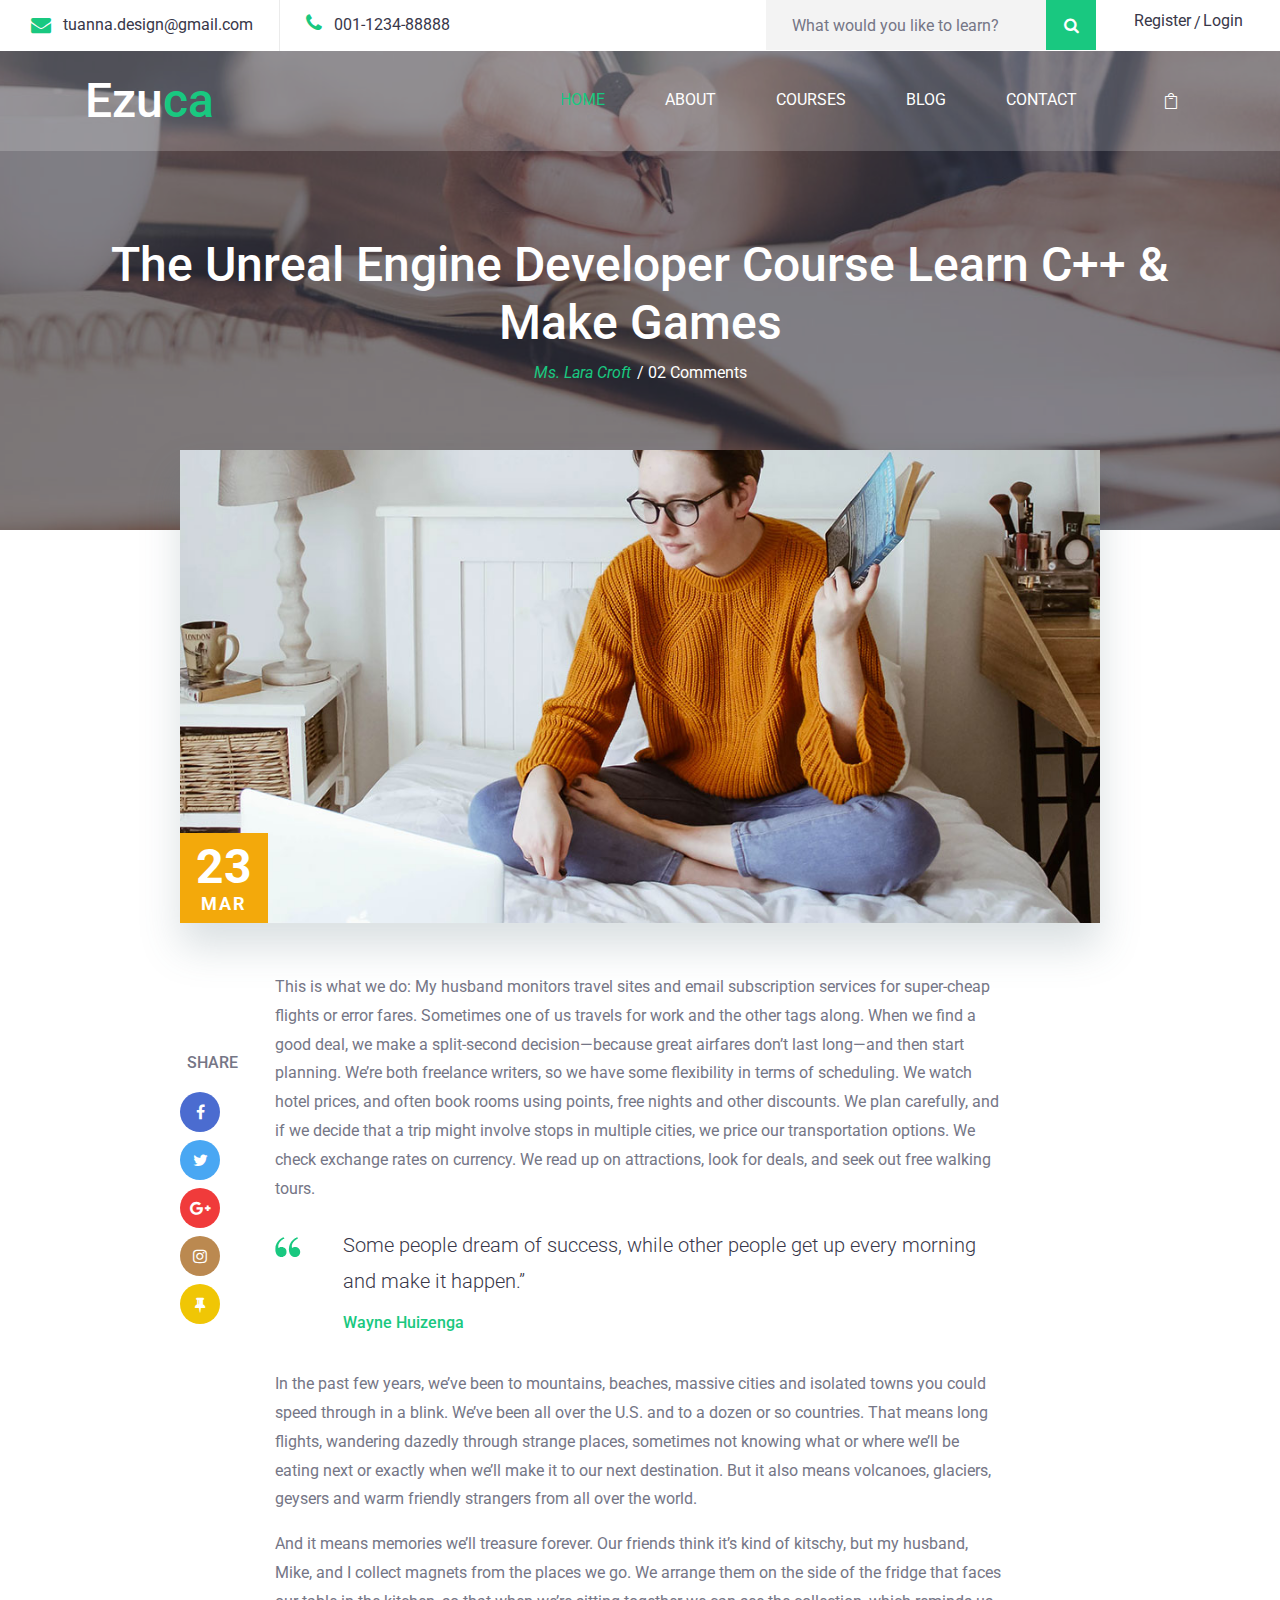
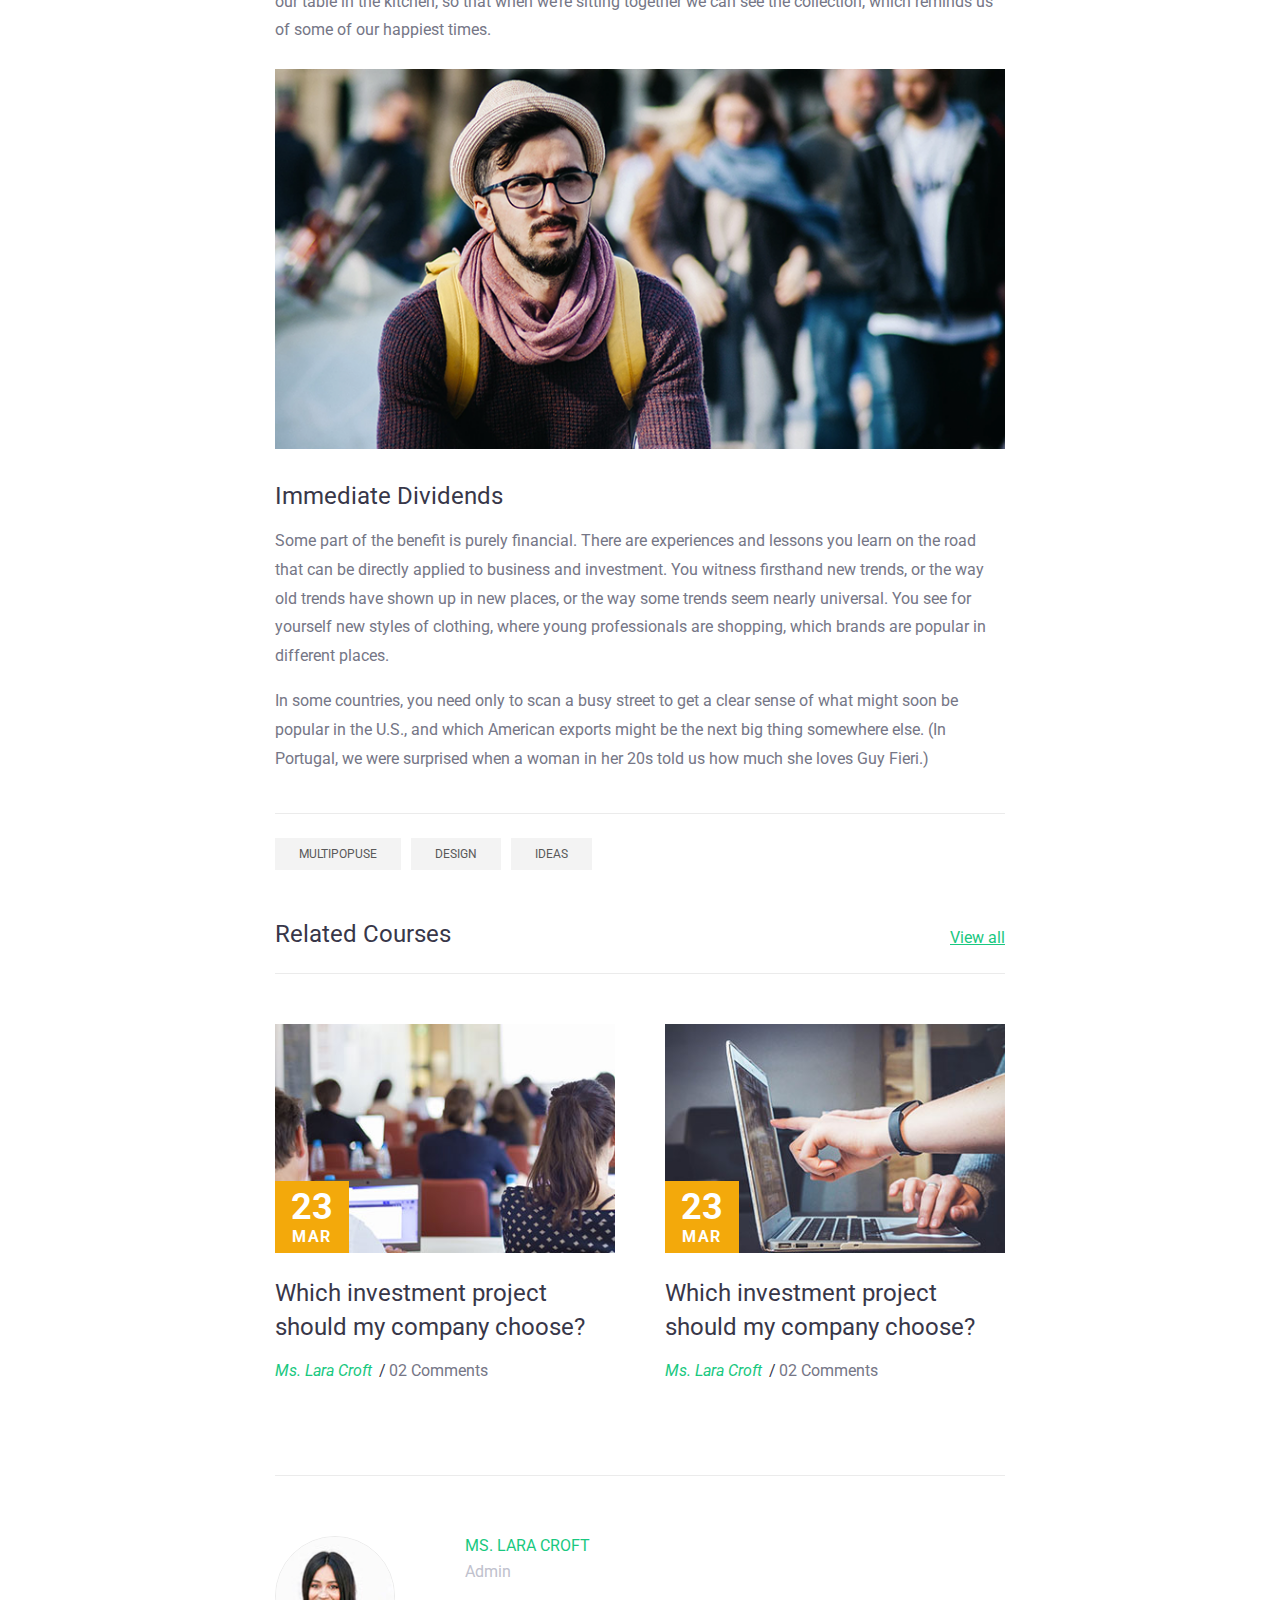
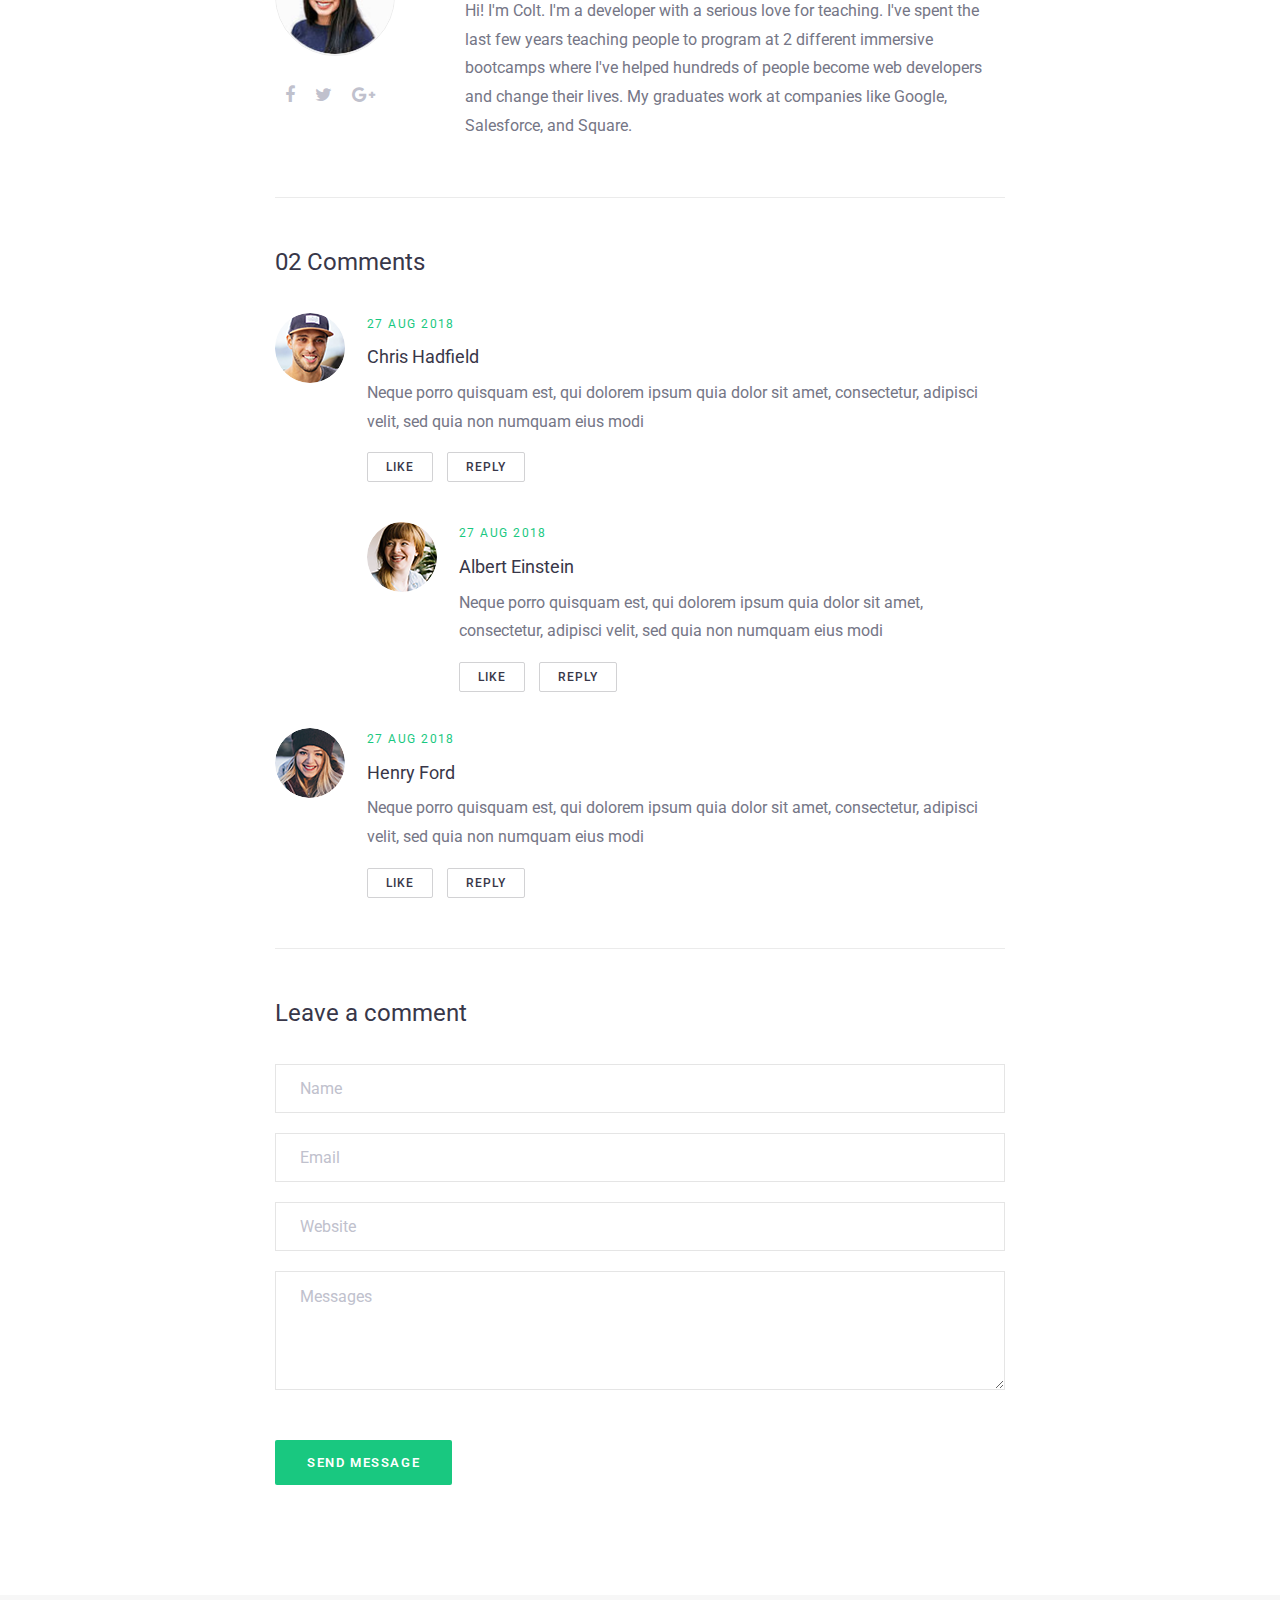
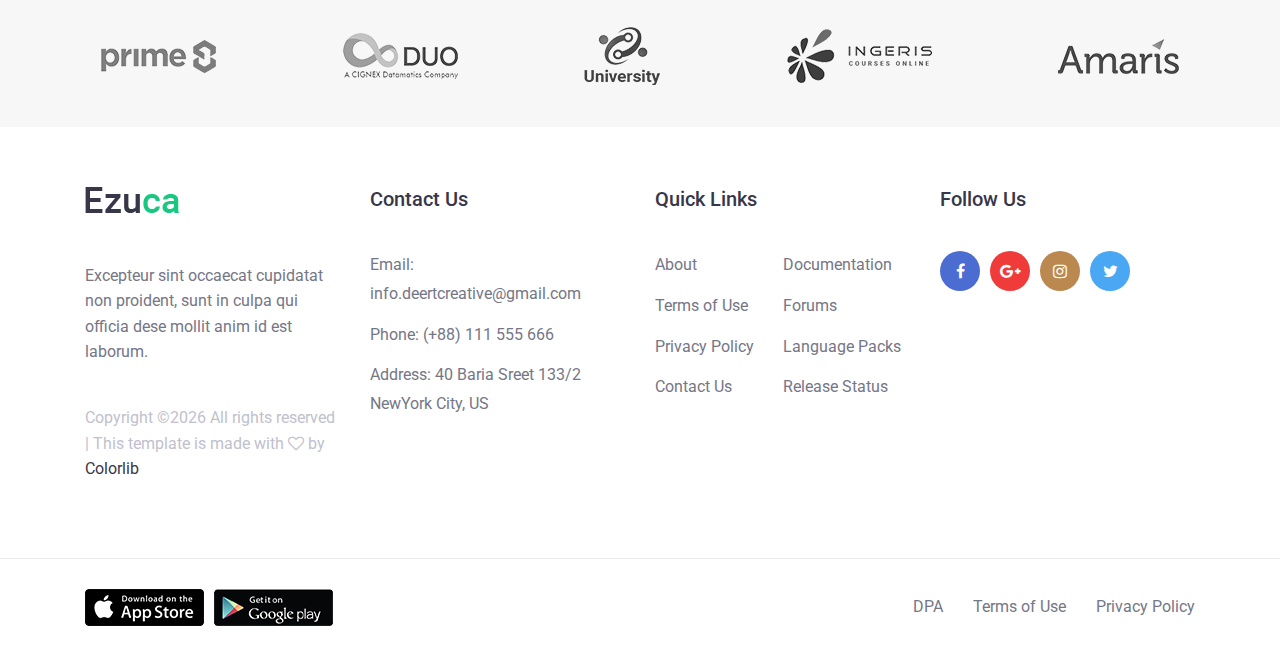
<file: Desktop/Writing Tutor/single-post.html>
<!DOCTYPE html>
<html lang="en">
<head>
    <title>Hello World</title>

    <!-- Required meta tags -->
    <meta charset="utf-8">
    <meta name="viewport" content="width=device-width, initial-scale=1, shrink-to-fit=no">

    <!-- Bootstrap CSS -->
    <link rel="stylesheet" href="css/bootstrap.min.css">

    <!-- FontAwesome CSS -->
    <link rel="stylesheet" href="css/font-awesome.min.css">

    <!-- ElegantFonts CSS -->
    <link rel="stylesheet" href="css/elegant-fonts.css">

    <!-- themify-icons CSS -->
    <link rel="stylesheet" href="css/themify-icons.css">

    <!-- Swiper CSS -->
    <link rel="stylesheet" href="css/swiper.min.css">

    <!-- Styles -->
    <link rel="stylesheet" href="style.css">
</head>
<body class="single-blog-post">
    <div class="page-header">
        <header class="site-header">
            <div class="top-header-bar">
                <div class="container-fluid">
                    <div class="row">
                        <div class="col-12 col-lg-6 d-none d-md-flex flex-wrap justify-content-center justify-content-lg-start mb-3 mb-lg-0">
                            <div class="header-bar-email d-flex align-items-center">
                                <i class="fa fa-envelope"></i><a href="#">tuanna.design@gmail.com</a>
                            </div><!-- .header-bar-email -->

                            <div class="header-bar-text lg-flex align-items-center">
                                <p><i class="fa fa-phone"></i>001-1234-88888 </p>
                            </div><!-- .header-bar-text -->
                        </div><!-- .col -->

                        <div class="col-12 col-lg-6 d-flex flex-wrap justify-content-center justify-content-lg-end align-items-center">
                            <div class="header-bar-search">
                                <form class="flex align-items-stretch">
                                    <input type="search" placeholder="What would you like to learn?">
                                    <button type="submit" value="" class="flex justify-content-center align-items-center"><i class="fa fa-search"></i></button>
                                </form>
                            </div><!-- .header-bar-search -->

                            <div class="header-bar-menu">
                                <ul class="flex justify-content-center align-items-center py-2 pt-md-0">
                                    <li><a href="#">Register</a></li>
                                    <li><a href="#">Login</a></li>
                                </ul>
                            </div><!-- .header-bar-menu -->
                        </div><!-- .col -->
                    </div><!-- .row -->
                </div><!-- .container-fluid -->
            </div><!-- .top-header-bar -->

            <div class="nav-bar">
                <div class="container">
                    <div class="row">
                        <div class="col-9 col-lg-3">
                            <div class="site-branding">
                                <h1 class="site-title"><a href="index.html" rel="home">Ezu<span>ca</span></a></h1>
                            </div><!-- .site-branding -->
                        </div><!-- .col -->

                        <div class="col-3 col-lg-9 flex justify-content-end align-content-center">
                            <nav class="site-navigation flex justify-content-end align-items-center">
                                <ul class="flex flex-column flex-lg-row justify-content-lg-end align-content-center">
                                    <li class="current-menu-item"><a href="index.html">Home</a></li>
                                    <li><a href="#">About</a></li>
                                    <li><a href="#">Courses</a></li>
                                    <li><a href="#">blog</a></li>
                                    <li><a href="#">Contact</a></li>
                                </ul>

                                <div class="hamburger-menu d-lg-none">
                                    <span></span>
                                    <span></span>
                                    <span></span>
                                    <span></span>
                                </div><!-- .hamburger-menu -->

                                <div class="header-bar-cart">
                                    <a href="#" class="flex justify-content-center align-items-center"><span aria-hidden="true" class="icon_bag_alt"></span></a>
                                </div><!-- .header-bar-search -->
                            </nav><!-- .site-navigation -->
                        </div><!-- .col -->
                    </div><!-- .row -->
                </div><!-- .container -->
            </div><!-- .nav-bar -->
        </header><!-- .site-header -->

        <div class="page-header-overlay">
            <div class="container">
                <div class="row">
                    <div class="col-12">
                        <header class="entry-header">
                            <h1 class="entry-title">The Unreal Engine Developer Course Learn C++ & Make Games</h1>

                            <div class="entry-meta flex justify-content-center align-items-center">
                                <div class="post-author"><a href="#">Ms. Lara Croft </a></div>

                                <div class="post-comments"><a href="#">02 Comments</a></div>
                            </div><!-- .entry-meta -->
                        </header><!-- .entry-header -->
                    </div><!-- .col -->
                </div><!-- .row -->
            </div><!-- .container -->
        </div><!-- .page-header-overlay -->
    </div><!-- .page-header -->

    <div class="container">
        <div class="row">
            <div class="col-12 offset-lg-1 col-lg-10">
                <div class="featured-image">
                    <img src="images/single-post.jpg" alt="">

                    <div class="posted-date position-absolute">
                        <div class="day">23</div>
                        <div class="month">mar</div>
                    </div><!-- .posted-date -->
                </div><!-- .featured-image -->
            </div><!-- .col -->
        </div><!-- .row -->

        <div class="row">
            <div class="col-12 offset-lg-1 col-lg-1">
                <div class="post-share">
                    <h3>share</h3>

                    <ul class="flex flex-wrap align-items-center p-0 m-0">
                        <li><a href="#"><i class="fa fa-facebook"></i></a></li>
                        <li><a href="#"><i class="fa fa-twitter"></i></a></li>
                        <li><a href="#"><i class="fa fa-google-plus"></i></a></li>
                        <li><a href="#"><i class="fa fa-instagram"></i></a></li>
                        <li><a href="#"><i class="fa fa-thumb-tack"></i></a></li>
                    </ul>
                </div><!-- .post-share -->
            </div><!-- .col -->

            <div class="col-12 col-lg-8">
                <div class="single-post-wrap">
                    <p>This is what we do: My husband monitors travel sites and email subscription services for super-cheap flights or error fares. Sometimes one of us travels for work and the other tags along. When we find a good deal, we make a split-second decision—because great airfares don’t last long—and then start planning. We’re both freelance writers, so we have some flexibility in terms of scheduling. We watch hotel prices, and often book rooms using points, free nights and other discounts. We plan carefully, and if we decide that a trip might involve stops in multiple cities, we price our transportation options. We check exchange rates on currency. We read up on attractions, look for deals, and seek out free walking tours.</p>

                    <blockquote>
                        Some people dream of success, while other people get up every morning and make it happen.”

                        <span>Wayne Huizenga</span>
                    </blockquote>

                    <p>In the past few years, we’ve been to mountains, beaches, massive cities and isolated towns you could speed through in a blink. We’ve been all over the U.S. and to a dozen or so countries. That means long flights, wandering dazedly through strange places, sometimes not knowing what or where we’ll be eating next or exactly when we’ll make it to our next destination. But it also means volcanoes, glaciers, geysers and warm friendly strangers from all over the world.</p>

                    <p>And it means memories we’ll treasure forever. Our friends think it’s kind of kitschy, but my husband, Mike, and I collect magnets from the places we go. We arrange them on the side of the fridge that faces our table in the kitchen, so that when we’re sitting together we can see the collection, which reminds us of some of our happiest times.</p>

                    <figure class="my-4"><img src="images/blog-post-img.png" alt=""></figure>

                    <h3 class="mb-3">Immediate Dividends</h3>

                    <p>Some part of the benefit is purely financial. There are experiences and lessons you learn on the road that can be directly applied to business and investment. You witness firsthand new trends, or the way old trends have shown up in new places, or the way some trends seem nearly universal. You see for yourself new styles of clothing, where young professionals are shopping, which brands are popular in different places. </p>

                    <p>In some countries, you need only to scan a busy street to get a clear sense of what might soon be popular in the U.S., and which American exports might be the next big thing somewhere else. (In Portugal, we were surprised when a woman in her 20s told us how much she loves Guy Fieri.)</p>
                </div><!-- .single-post-wrap -->

                <div class="tags-links mt-4">
                    <ul class="d-flex flex-wrap align-items-center p-0 m-0">
                        <li><a href="#">Multipopuse</a></li>
                        <li><a href="#">Design</a></li>
                        <li><a href="#">Ideas</a></li>
                    </ul>
                </div><!-- .tags-links -->

                <div class="related-blog-posts">
                    <header class="entry-heading flex flex-wrap justify-content-between align-items-center">
                        <h2 class="entry-title">Related Courses</h2>

                        <a href="#">View all</a>
                    </header><!-- .entry-heading -->

                    <div class="row mx-m-25">
                        <div class="col-12 col-lg-6 px-25">
                            <div class="blog-post-content">
                                <figure class="blog-post-thumbnail position-relative m-0">
                                    <a href="#"><img src="images/b-5.jpg" alt=""></a>

                                    <div class="posted-date position-absolute">
                                        <div class="day">23</div>
                                        <div class="month">mar</div>
                                    </div>
                                </figure><!-- .blog-post-thumbnail -->

                                <div class="blog-post-content-wrap">
                                    <header class="entry-header">
                                        <h2 class="entry-title"><a href="#">Which investment project should my company choose?</a></h2>

                                        <div class="entry-meta flex flex-wrap align-items-center">
                                            <div class="post-author"><a href="#">Ms. Lara Croft </a></div>

                                            <div class="post-comments"><a href="#">02 Comments</a></div>
                                        </div><!-- .entry-meta -->
                                    </header><!-- .entry-header -->
                                </div><!-- .blog-post-content-wrap -->
                            </div><!-- .blog-post-content -->
                        </div><!-- .col -->

                        <div class="col-12 col-lg-6 px-25">
                            <div class="blog-post-content">
                                <figure class="blog-post-thumbnail position-relative m-0">
                                    <a href="#"><img src="images/b-6.jpg" alt=""></a>

                                    <div class="posted-date position-absolute">
                                        <div class="day">23</div>
                                        <div class="month">mar</div>
                                    </div>
                                </figure><!-- .blog-post-thumbnail -->

                                <div class="blog-post-content-wrap">
                                    <header class="entry-header">
                                        <h2 class="entry-title"><a href="#">Which investment project should my company choose?</a></h2>

                                        <div class="entry-meta flex flex-wrap align-items-center">
                                            <div class="post-author"><a href="#">Ms. Lara Croft </a></div>

                                            <div class="post-comments"><a href="#">02 Comments</a></div>
                                        </div><!-- .entry-meta -->
                                    </header><!-- .entry-header -->
                                </div><!-- .blog-post-content-wrap -->
                            </div><!-- .blog-post-content -->
                        </div><!-- .col -->
                    </div><!-- .row -->
                </div><!-- .related-course -->

                <div class="author-box">
                    <div class="author-info flex flex-wrap">
                        <div class="author-avatar">
                            <img src="images/instructor.jpg" alt="">

                            <ul class="author-social-profile p-0 m-0 mt-3 d-flex flex-wrap align-items-center">
                                <li><a href="#"><i class="fa fa-facebook"></i></a></li>
                                <li><a href="#"><i class="fa fa-twitter"></i></a></li>
                                <li><a href="#"><i class="fa fa-google-plus"></i></a></li>
                            </ul>
                        </div><!-- .author-avatar -->

                        <div class="author-details">
                            <h3 class="author-name">Ms. Lara Croft <span>Admin</span></h3>

                            <div class="entry-content mt-3">
                                <p>Hi! I'm Colt. I'm a developer with a serious love for teaching. I've spent the last few years teaching people to program at 2 different immersive bootcamps where I've helped hundreds of people become web developers and change their lives. My graduates work at companies like Google, Salesforce, and Square.</p>
                            </div><!-- .entry-content -->
                        </div><!-- .author-details -->
                    </div><!-- .author-info -->
                </div><!-- .author-box -->

                <div class="post-comments-wrap">
                    <div class="post-comments">
                        <h3 class="comments-title"><span class="comments-number">02 Comments</span></h3>

                        <ol class="comment-list">
                            <li class="comment">
                                <article class="comment-body">
                                    <figure class="comment-author-avatar">
                                        <img src="images/c-1.png" alt="">
                                    </figure><!-- .comment-author-avatar -->

                                    <div class="comment-wrap">
                                        <div class="comment-author">
                                            <span class="comment-meta d-block">
                                                <a href="#">27 Aug 2018</a>
                                            </span><!-- .comment-meta -->

                                            <span class="fn">
                                                <a href="#">Chris Hadfield</a>
                                            </span><!-- .fn -->
                                        </div><!-- .comment-author -->

                                        <p>Neque porro quisquam est, qui dolorem ipsum quia dolor sit amet, consectetur, adipisci velit, sed quia non numquam eius modi</p>

                                        <div class="reply">
                                            <a href="#">like</a>
                                            <a href="#">reply</a>
                                        </div><!-- .reply -->
                                    </div><!-- .comment-wrap -->

                                    <div class="clearfix"></div>
                                </article><!-- .comment-body -->

                                <ol class="children">
                                    <li class="comment">
                                        <article class="comment-body">
                                            <figure class="comment-author-avatar">
                                                <img src="images/c-2.png" alt="">
                                            </figure><!-- .comment-author-avatar -->

                                            <div class="comment-wrap">
                                                <div class="comment-author">
                                                    <span class="comment-meta d-block">
                                                        <a href="#">27 Aug 2018</a>
                                                    </span><!-- .comment-meta -->

                                                    <span class="fn">
                                                        <a href="#">Albert Einstein</a>
                                                    </span><!-- .fn -->
                                                </div><!-- .comment-author -->

                                                <p>Neque porro quisquam est, qui dolorem ipsum quia dolor sit amet, consectetur, adipisci velit, sed quia non numquam eius modi </p>

                                                <div class="reply">
                                                    <a href="#">like</a>
                                                    <a href="#">reply</a>
                                                </div><!-- .reply -->
                                            </div><!-- .comment-wrap -->

                                            <div class="clearfix"></div>
                                        </article><!-- .comment-body -->
                                    </li><!-- .comment -->
                                </ol><!-- .children -->
                            </li><!-- .comment -->

                            <li class="comment">
                                <article class="comment-body">
                                    <figure class="comment-author-avatar">
                                        <img src="images/c-3.png" alt="">
                                    </figure><!-- .comment-author-avatar -->

                                    <div class="comment-wrap">
                                        <div class="comment-author">
                                            <span class="comment-meta d-block">
                                                <a href="#">27 Aug 2018</a>
                                            </span><!-- .comment-meta -->

                                            <span class="fn">
                                                <a href="#">Henry Ford</a>
                                            </span><!-- .comment-autho -->
                                        </div><!-- .comment-author -->

                                        <p>Neque porro quisquam est, qui dolorem ipsum quia dolor sit amet, consectetur, adipisci velit, sed quia non numquam eius modi </p>

                                        <div class="reply">
                                            <a href="#">like</a>
                                            <a href="#">reply</a>
                                        </div><!-- .reply -->
                                    </div><!-- .comment-wrap -->

                                    <div class="clearfix"></div>
                                </article><!-- .comment-body -->
                            </li><!-- .comment -->
                        </ol><!-- .comment-list -->
                    </div><!-- .post-comments -->

                    <div class="comments-form">
                        <div class="comment-respond">
                            <h3 class="comment-reply-title">Leave a comment</h3>

                            <form class="comment-form">
                                <input type="text" placeholder="Name">
                                <input type="email" placeholder="Email">
                                <input type="url" placeholder="Website">
                                <textarea rows="4" placeholder="Messages"></textarea>
                                <input type="submit" value="send message">
                            </form><!-- .comment-form -->
                        </div><!-- .comment-respond -->
                    </div><!-- .comments-form -->
                </div><!-- .post-comments-wrap -->
            </div><!-- .col -->
        </div><!-- .row -->
    </div><!-- .container -->

    <div class="clients-logo">
        <div class="container">
            <div class="row">
                <div class="col-12 flex flex-wrap justify-content-center justify-content-lg-between align-items-center">
                    <div class="logo-wrap">
                        <img src="images/logo-1.png" alt="">
                    </div><!-- .logo-wrap -->

                    <div class="logo-wrap">
                        <img src="images/logo-2.png" alt="">
                    </div><!-- .logo-wrap -->

                    <div class="logo-wrap">
                        <img src="images/logo-3.png" alt="">
                    </div><!-- .logo-wrap -->

                    <div class="logo-wrap">
                        <img src="images/logo-4.png" alt="">
                    </div><!-- .logo-wrap -->

                    <div class="logo-wrap">
                        <img src="images/logo-5.png" alt="">
                    </div><!-- .logo-wrap -->
                </div><!-- .col -->
            </div><!-- .row -->
        </div><!-- .container -->
    </div><!-- .clients-logo -->

    <footer class="site-footer">
        <div class="footer-widgets">
            <div class="container">
                <div class="row">
                    <div class="col-12 col-md-6 col-lg-3">
                        <div class="foot-about">
                            <a class="foot-logo" href="#"><img src="images/foot-logo.png" alt=""></a>

                            <p>Excepteur sint occaecat cupidatat non proident, sunt in culpa qui officia dese mollit anim id est laborum. </p>

                            <p class="footer-copyright"><!-- Link back to Colorlib can't be removed. Template is licensed under CC BY 3.0. -->
Copyright &copy;<script>document.write(new Date().getFullYear());</script> All rights reserved | This template is made with <i class="fa fa-heart-o" aria-hidden="true"></i> by <a href="https://colorlib.com" target="_blank">Colorlib</a>
<!-- Link back to Colorlib can't be removed. Template is licensed under CC BY 3.0. --></p>
                        </div><!-- .foot-about -->
                    </div><!-- .col -->

                    <div class="col-12 col-md-6 col-lg-3 mt-5 mt-md-0">
                        <div class="foot-contact">
                            <h2>Contact Us</h2>

                            <ul>
                                <li>Email: info.deertcreative@gmail.com</li>
                                <li>Phone: (+88) 111 555 666</li>
                                <li>Address: 40 Baria Sreet 133/2 NewYork City, US</li>
                            </ul>
                        </div><!-- .foot-contact -->
                    </div><!-- .col -->

                    <div class="col-12 col-md-6 col-lg-3 mt-5 mt-lg-0">
                        <div class="quick-links flex flex-wrap">
                            <h2 class="w-100">Quick Links</h2>

                            <ul class="w-50">
                                <li><a href="#">About </a></li>
                                <li><a href="#">Terms of Use </a></li>
                                <li><a href="#">Privacy Policy </a></li>
                                <li><a href="#">Contact Us</a></li>
                            </ul>

                            <ul class="w-50">
                                <li><a href="#">Documentation</a></li>
                                <li><a href="#">Forums</a></li>
                                <li><a href="#">Language Packs</a></li>
                                <li><a href="#">Release Status</a></li>
                            </ul>
                        </div><!-- .quick-links -->
                    </div><!-- .col -->

                    <div class="col-12 col-md-6 col-lg-3 mt-5 mt-lg-0">
                        <div class="follow-us">
                            <h2>Follow Us</h2>

                            <ul class="follow-us flex flex-wrap align-items-center">
                                <li><a href="#"><i class="fa fa-facebook"></i></a></li>
                                <li><a href="#"><i class="fa fa-google-plus"></i></a></li>
                                <li><a href="#"><i class="fa fa-instagram"></i></a></li>
                                <li><a href="#"><i class="fa fa-twitter"></i></a></li>
                            </ul>
                        </div><!-- .quick-links -->
                    </div><!-- .col -->
                </div><!-- .row -->
            </div><!-- .container -->
        </div><!-- .footer-widgets -->

        <div class="footer-bar">
            <div class="container">
                <div class="row flex-wrap justify-content-center justify-content-lg-between align-items-center">
                    <div class="col-12 col-lg-6">
                        <div class="download-apps flex flex-wrap justify-content-center justify-content-lg-start align-items-center">
                            <a href="#"><img src="images/app-store.png" alt=""></a>
                            <a href="#"><img src="images/play-store.png" alt=""></a>
                        </div><!-- .download-apps -->

                    </div>

                    <div class="col-12 col-lg-6 mt-4 mt-lg-0">
                        <div class="footer-bar-nav">
                            <ul class="flex flex-wrap justify-content-center justify-content-lg-end align-items-center">
                                <li><a href="#">DPA</a></li>
                                <li><a href="#">Terms of Use</a></li>
                                <li><a href="#">Privacy Policy</a></li>
                            </ul>
                        </div><!-- .footer-bar-nav -->
                    </div><!-- .col-12 -->
                </div><!-- .row -->
            </div><!-- .container -->
        </div><!-- .footer-bar -->
    </footer><!-- .site-footer -->

    <script type='text/javascript' src='js/jquery.js'></script>
    <script type='text/javascript' src='js/swiper.min.js'></script>
    <script type='text/javascript' src='js/masonry.pkgd.min.js'></script>
    <script type='text/javascript' src='js/jquery.collapsible.min.js'></script>
    <script type='text/javascript' src='js/custom.js'></script>

</body>
</html>
</file>
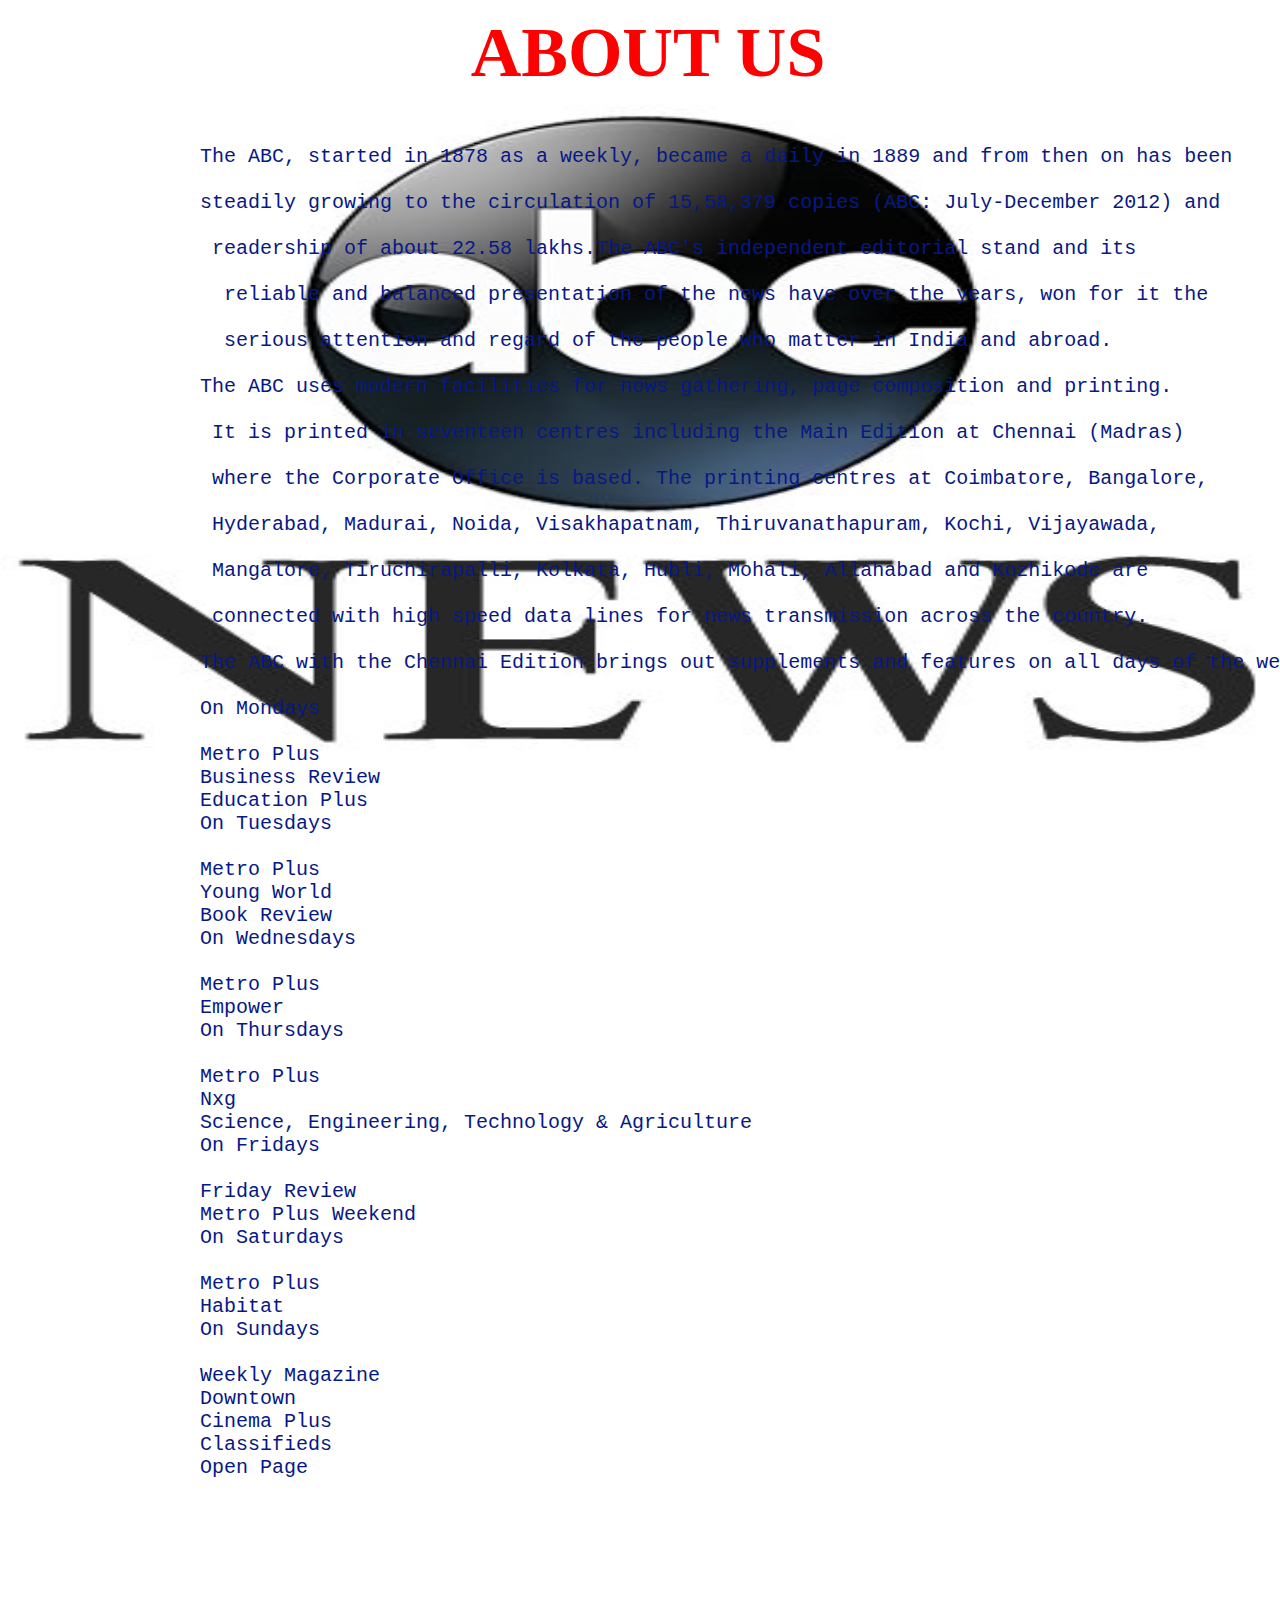
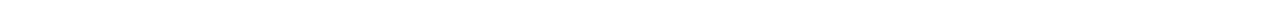
<file: Desktop/news/html_file/Aboutus.html>
<!doctype>
<html>
<head>
<title>About Us</title>
<link rel="stylesheet" type="text/css" href="../css_file/aboutus.css"/>
</head>
<body>

<h1>ABOUT US</h1>

<pre>
                The ABC, started in 1878 as a weekly, became a daily in 1889 and from then on has been 

                steadily growing to the circulation of 15,58,379 copies (ABC: July-December 2012) and 
                
                 readership of about 22.58 lakhs.The ABC's independent editorial stand and its

                  reliable and balanced presentation of the news have over the years, won for it the 

                  serious attention and regard of the people who matter in India and abroad.
                
                The ABC uses modern facilities for news gathering, page composition and printing.

                 It is printed in seventeen centres including the Main Edition at Chennai (Madras)
                 
                 where the Corporate Office is based. The printing centres at Coimbatore, Bangalore,
                 
                 Hyderabad, Madurai, Noida, Visakhapatnam, Thiruvanathapuram, Kochi, Vijayawada,
                 
                 Mangalore, Tiruchirapalli, Kolkata, Hubli, Mohali, Allahabad and Kozhikode are 
                 
                 connected with high speed data lines for news transmission across the country.
                
                The ABC with the Chennai Edition brings out supplements and features on all days of the week.
                
                On Mondays
        
                Metro Plus
                Business Review
                Education Plus
                On Tuesdays
        
                Metro Plus
                Young World
                Book Review
                On Wednesdays
        
                Metro Plus
                Empower
                On Thursdays
        
                Metro Plus
                Nxg
                Science, Engineering, Technology & Agriculture
                On Fridays
        
                Friday Review
                Metro Plus Weekend
                On Saturdays
        
                Metro Plus
                Habitat
                On Sundays
        
                Weekly Magazine
                Downtown
                Cinema Plus
                Classifieds
                Open Page
            
                
        
</pre>
</body>
</html>
</file>
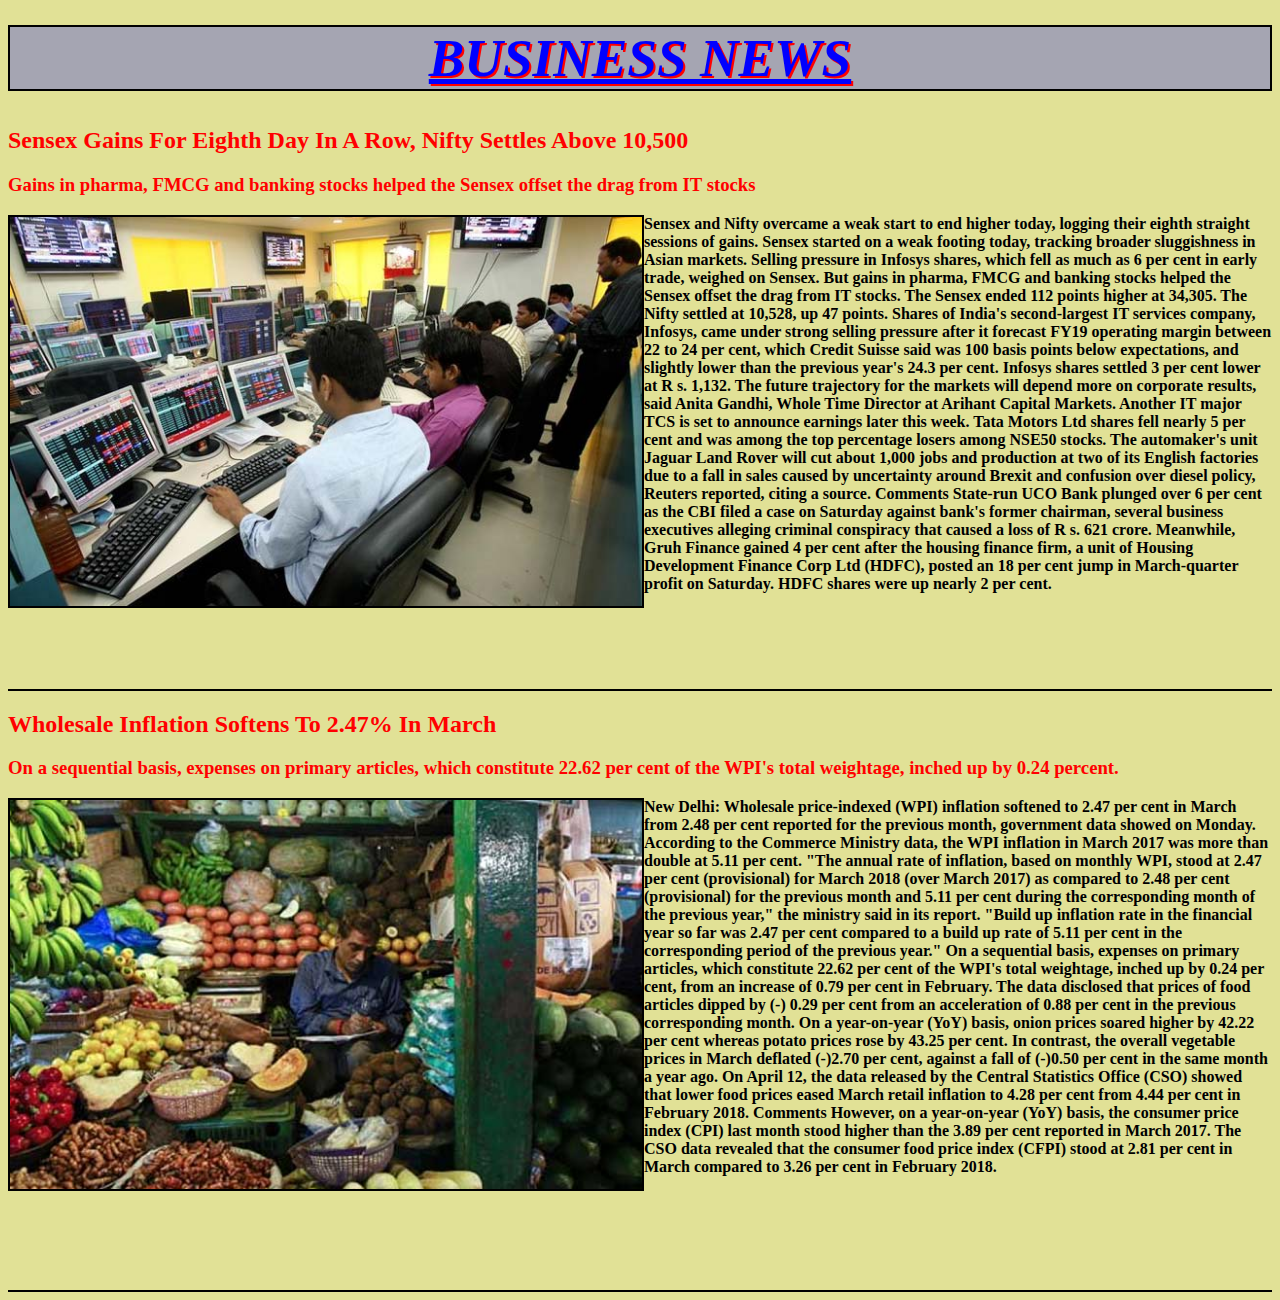
<file: Desktop/news/html_file/business.html>
<HTML>
<HEAD>
<TITLE>BUSINESS NEWS</TITLE>
<link rel="stylesheet" type="text/css" href="../css_file/business.css"/>
</HEAD>
<BODY>
		<h1 style="background-color: rgba(0, 0, 255, 0.267); text-align: center; color: rgb(0, 0, 255);border: 2px solid black; margin-top: 2%;"><u>BUSINESS NEWS</u></h1>
<h2 style="color: red;" "font-size: 15%;">Sensex Gains For Eighth Day In A Row, Nifty Settles Above 10,500</h2>
<h3>Gains in pharma, FMCG and banking stocks helped the Sensex offset the drag from IT stocks</h3>
<img src="../images_file/b1.jpg" width="50%" height"150px" alt="kk"  border: 2px solid black; style="color: red; font-size: 15%;float: left; border: 2px solid black; "/>
<p><b>Sensex and Nifty overcame a weak start to end higher today, logging their eighth straight sessions of gains. Sensex started on a weak footing today, tracking broader sluggishness in Asian markets. Selling pressure in Infosys shares, which fell as much as 6 per cent in early trade, weighed on Sensex. But gains in pharma, FMCG and banking stocks helped the Sensex offset the drag from IT stocks. The Sensex ended 112 points higher at 34,305. The Nifty settled at 10,528, up 47 points.

	Shares of India's second-largest IT services company, Infosys, came under strong selling pressure after it forecast FY19 operating margin between 22 to 24 per cent, which Credit Suisse said was 100 basis points below expectations, and slightly lower than the previous year's 24.3 per cent. Infosys shares settled 3 per cent lower at R
	s.
	 1,132.
	
	The future trajectory for the markets will depend more on corporate results, said Anita Gandhi, Whole Time Director at Arihant Capital Markets. Another IT major TCS is set to announce earnings later this week.
	
	Tata Motors Ltd shares fell nearly 5 per cent and was among the top percentage losers among NSE50 stocks. The automaker's unit Jaguar Land Rover will cut about 1,000 jobs and production at two of its English factories due to a fall in sales caused by uncertainty around Brexit and confusion over diesel policy, Reuters reported, citing a source.
	
	
	
	Comments
	State-run UCO Bank plunged over 6 per cent as the CBI filed a case on Saturday against bank's former chairman, several business executives alleging criminal conspiracy that caused a loss of R
	s.
	 621 crore.
	
	Meanwhile, Gruh Finance gained 4 per cent after the housing finance firm, a unit of Housing Development Finance Corp Ltd (HDFC), posted an 18 per cent jump in March-quarter profit on Saturday. HDFC shares were up nearly 2 per cent.</p></b></p>
<br><br><br><br><hr  color="black";>
<h2>Wholesale Inflation Softens To 2.47% In March</h2>

<h3>On a sequential basis, expenses on primary articles, which constitute 22.62 per cent of the WPI's total weightage, inched up by 0.24 percent. </h3>
<img src="../images_file/b2.jpg" width="50%" height"150px" alt="kylie "   style="color: red; font-size: 15%;float: left; border: 2px solid black; "/>

<p><b>New Delhi: Wholesale price-indexed (WPI) inflation softened to 2.47 per cent in March from 2.48 per cent reported for the previous month, government data showed on Monday. According to the Commerce Ministry data, the WPI inflation in March 2017 was more than double at 5.11 per cent.

	"The annual rate of inflation, based on monthly WPI, stood at 2.47 per cent (provisional) for March 2018 (over March 2017) as compared to 2.48 per cent (provisional) for the previous month and 5.11 per cent during the corresponding month of the previous year," the ministry said in its report.
	
	"Build up inflation rate in the financial year so far was 2.47 per cent compared to a build up rate of 5.11 per cent in the corresponding period of the previous year."
	
	On a sequential basis, expenses on primary articles, which constitute 22.62 per cent of the WPI's total weightage, inched up by 0.24 per cent, from an increase of 0.79 per cent in February.
	
	The data disclosed that prices of food articles dipped by (-) 0.29 per cent from an acceleration of 0.88 per cent in the previous corresponding month.
	
	On a year-on-year (YoY) basis, onion prices soared higher by 42.22 per cent whereas potato prices rose by 43.25 per cent.
	
	
	In contrast, the overall vegetable prices in March deflated (-)2.70 per cent, against a fall of (-)0.50 per cent in the same month a year ago.
	
	On April 12, the data released by the Central Statistics Office (CSO) showed that lower food prices eased March retail inflation to 4.28 per cent from 4.44 per cent in February 2018.
	
	
	Comments
	However, on a year-on-year (YoY) basis, the consumer price index (CPI) last month stood higher than the 3.89 per cent reported in March 2017.
	
	The CSO data revealed that the consumer food price index (CFPI) stood at 2.81 per cent in March compared to 3.26 per cent in February 2018.</b></p>
<br><br><br><br><br><hr  color="black";>
</BODY>
</HTML>
</file>
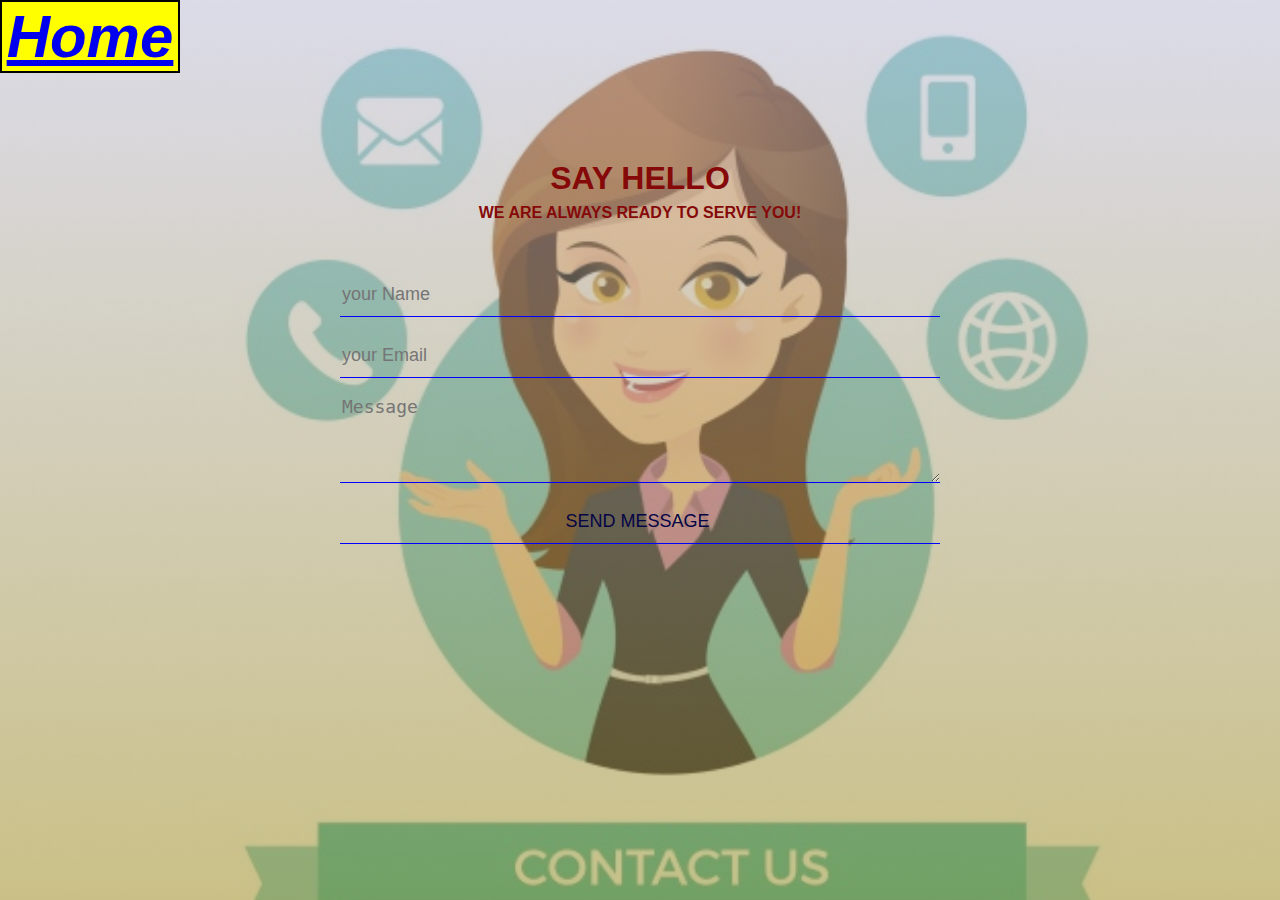
<file: Desktop/news/html_file/contactform.html>
<html>
    <head>
        <title>
            Contact form Design
        </title>
        <link  rel="stylesheet" type="text/css" href="../css_file/contact_form_css.css" />
		<script src="../javaScript_file/contact.js"></script>

    </head>
    <body>
            <h3><a href="index.html">Home</a></h3>
        <div class="contact-title">
            <h1>say Hello</h1>
            <h2>    We are always ready to serve you!</h2>
        </div>
        <div class="contact-form">
                <form id="contact-form" method="post" name="form">
                    <input name="name" type="text" class="form-control" placeholder="your Name" ><br>
                    <input name="Email" type="Email" class="form-control" placeholder="your Email"><br>
                    <textarea name="message" class="form-control" placeholder="Message" rows="4"></textarea><br>
                    <input type="submit" onclick="f5()" class="form-control submit" value="SEND MESSAGE " >
                
                </form>
        </div>  
    </body>
</html>
</file>
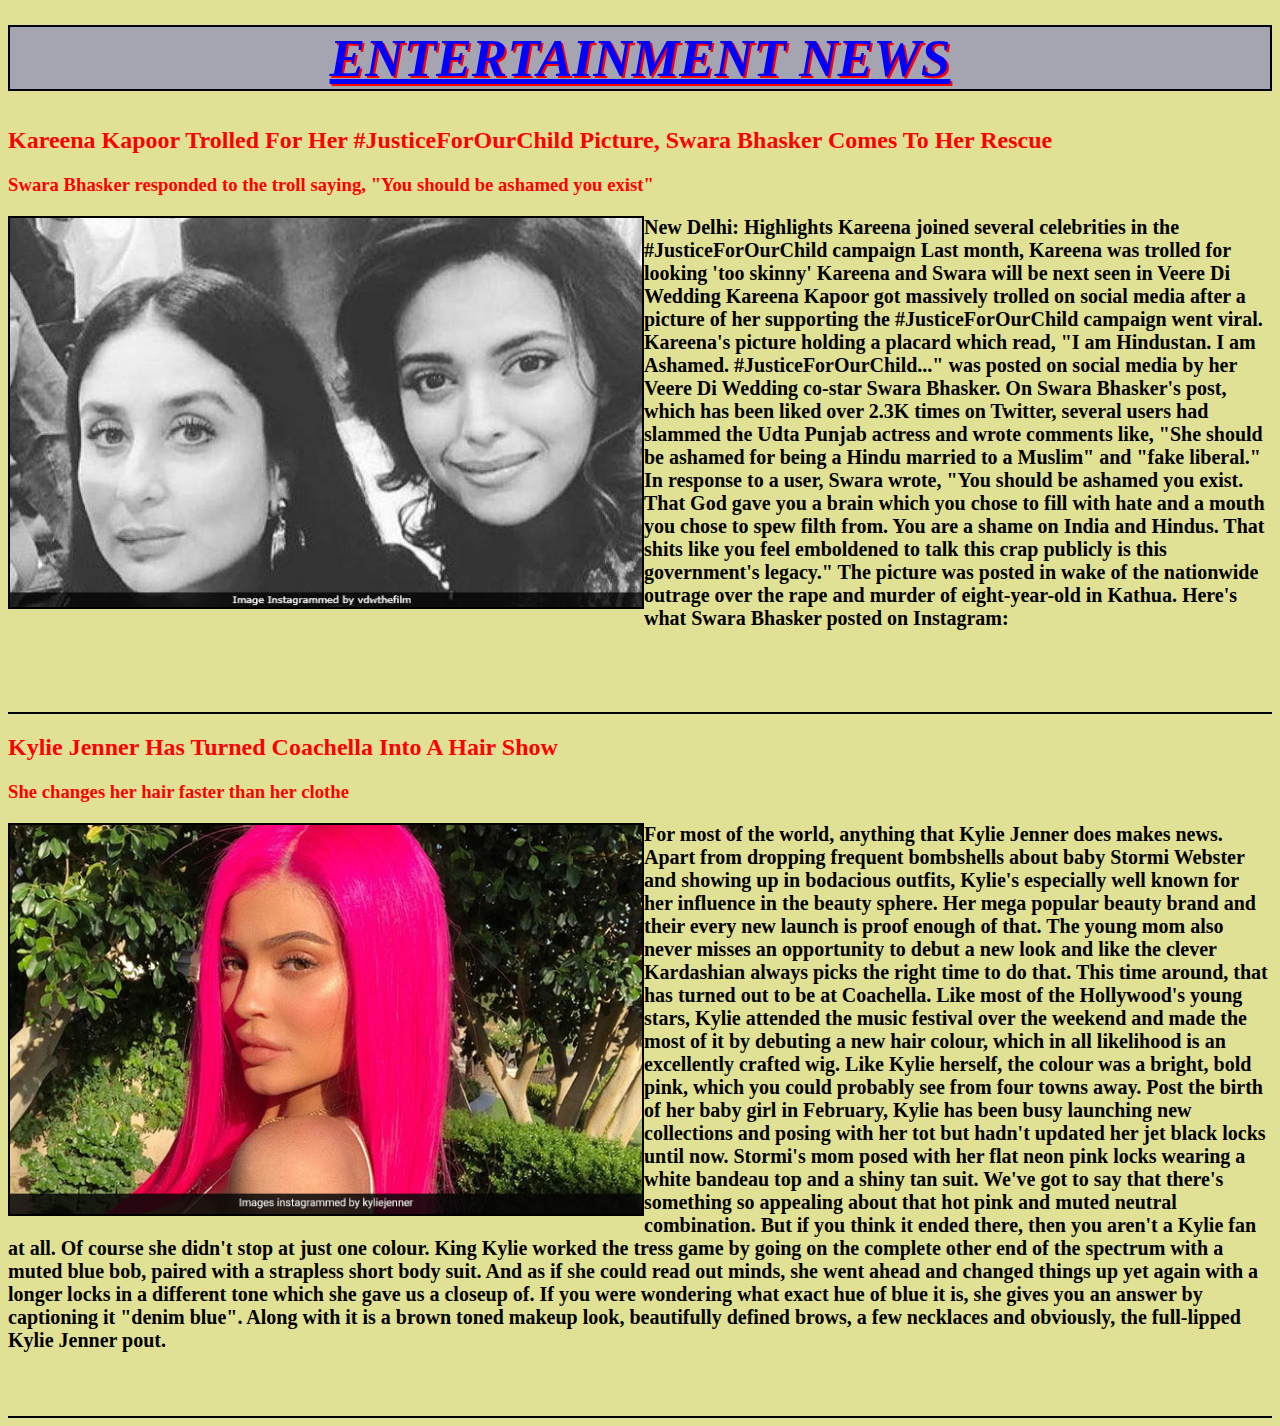
<file: Desktop/news/html_file/ent.html>
<HTML>
<HEAD>
<TITLE>NEWS</TITLE>
<link href="../css_file/entertement.css" rel="stylesheet">
</HEAD>
<BODY>
		<h1 style="background-color: rgba(0, 0, 255, 0.267); text-align: center; color: rgb(0, 0, 255);border: 2px solid black; margin-top: 2%;"><u>ENTERTAINMENT NEWS</u></h1>
<h2 style="color: red;" "font-size: 15%;">Kareena Kapoor Trolled For Her #JusticeForOurChild Picture, Swara Bhasker Comes To Her Rescue</h2>
<h3>Swara Bhasker responded to the troll saying, "You should be ashamed you exist"</h3>
<img src="../images_file/ent1.jpg" width="50%" height"150px" alt="kk"  style="text-align: center; border:2px solid black; float: left;"/>
<b><p>New Delhi: 
	Highlights
	Kareena joined several celebrities in the #JusticeForOurChild campaign 
	Last month, Kareena was trolled for looking 'too skinny' 
	Kareena and Swara will be next seen in Veere Di Wedding
	
	 Kareena Kapoor got massively trolled on social media after a picture of her supporting the #JusticeForOurChild campaign went viral. Kareena's picture holding a placard which read, "I am Hindustan. I am Ashamed. #JusticeForOurChild..." was posted on social media by her Veere Di Wedding co-star Swara Bhasker. On Swara Bhasker's post, which has been liked over 2.3K times on Twitter, several users had slammed the Udta Punjab actress and wrote comments like, "She should be ashamed for being a Hindu married to a Muslim" and "fake liberal." In response to a user, Swara wrote, "You should be ashamed you exist. That God gave you a brain which you chose to fill with hate and a mouth you chose to spew filth from. You are a shame on India and Hindus. That shits like you feel emboldened to talk this crap publicly is this government's legacy." The picture was posted in wake of the nationwide outrage over the rape and murder of eight-year-old in Kathua.
	
	Here's what Swara Bhasker posted on Instagram:</p></b> <br><br><br><hr color="black";>
<h2>Kylie Jenner Has Turned Coachella Into A Hair Show</h2>
<h3>She changes her hair faster than her clothe</h3>
<img src="../images_file/ent2.jpg" width="50%" height"150px" alt="kylie "  style="text-align: center; border:2px solid black; float: left;"/>
<b><p >For most of the world, anything that Kylie Jenner does makes news. Apart from dropping frequent bombshells about baby Stormi Webster and showing up in bodacious outfits, Kylie's especially well known for her influence in the beauty sphere. Her mega popular beauty brand and their every new launch is proof enough of that. The young mom also never misses an opportunity to debut a new look and like the clever Kardashian always picks the right time to do that.
	This time around, that has turned out to be at Coachella. Like most of the Hollywood's young stars, Kylie attended the music festival over the weekend and made the most of it by debuting a new hair colour, which in all likelihood is an excellently crafted wig. Like Kylie herself, the colour was a bright, bold pink, which you could probably see from four towns away.
	
	 
	Post the birth of her baby girl in February, Kylie has been busy launching new collections and posing with her tot but hadn't updated her jet black locks until now. Stormi's mom posed with her flat neon pink locks wearing a white bandeau top and a shiny tan suit. We've got to say that there's something so appealing about that hot pink and muted neutral combination.
	
	 
	But if you think it ended there, then you aren't a Kylie fan at all. Of course she didn't stop at just one colour. King Kylie worked the tress game by going on the complete other end of the spectrum with a muted blue bob, paired with a strapless short body suit.
	
	 
	And as if she could read out minds, she went ahead and changed things up yet again with a longer locks in a different tone which she gave us a closeup of. If you were wondering what exact hue of blue it is, she gives you an answer by captioning it "denim blue". Along with it is a brown toned makeup look, beautifully defined brows, a few necklaces and obviously, the full-lipped Kylie Jenner pout.</p></b>
</p><br><br><hr color="black";></BODY>
</HTML>
</file>
<file: Desktop/Writing Tutor/css/elegant-fonts.css>
@font-face {
	font-family: 'ElegantIcons';
	src:url('../fonts/ElegantIcons.eot');
	src:url('../fonts/ElegantIcons.eot?#iefix') format('embedded-opentype'),
		url('../fonts/ElegantIcons.woff') format('woff'),
		url('../fonts/ElegantIcons.ttf') format('truetype'),
		url('../fonts/ElegantIcons.svg#ElegantIcons') format('svg');
	font-weight: normal;
	font-style: normal;
}

/* Use the following CSS code if you want to use data attributes for inserting your icons */
[data-icon]:before {
	font-family: 'ElegantIcons';
	content: attr(data-icon);
	speak: none;
	font-weight: normal;
	font-variant: normal;
	text-transform: none;
	line-height: 1;
	-webkit-font-smoothing: antialiased;
	-moz-osx-font-smoothing: grayscale;
}

/* Use the following CSS code if you want to have a class per icon */
/*
Instead of a list of all class selectors,
you can use the generic selector below, but it's slower:
[class*="your-class-prefix"] {
*/
.arrow_up, .arrow_down, .arrow_left, .arrow_right, .arrow_left-up, .arrow_right-up, .arrow_right-down, .arrow_left-down, .arrow-up-down, .arrow_up-down_alt, .arrow_left-right_alt, .arrow_left-right, .arrow_expand_alt2, .arrow_expand_alt, .arrow_condense, .arrow_expand, .arrow_move, .arrow_carrot-up, .arrow_carrot-down, .arrow_carrot-left, .arrow_carrot-right, .arrow_carrot-2up, .arrow_carrot-2down, .arrow_carrot-2left, .arrow_carrot-2right, .arrow_carrot-up_alt2, .arrow_carrot-down_alt2, .arrow_carrot-left_alt2, .arrow_carrot-right_alt2, .arrow_carrot-2up_alt2, .arrow_carrot-2down_alt2, .arrow_carrot-2left_alt2, .arrow_carrot-2right_alt2, .arrow_triangle-up, .arrow_triangle-down, .arrow_triangle-left, .arrow_triangle-right, .arrow_triangle-up_alt2, .arrow_triangle-down_alt2, .arrow_triangle-left_alt2, .arrow_triangle-right_alt2, .arrow_back, .icon_minus-06, .icon_plus, .icon_close, .icon_check, .icon_minus_alt2, .icon_plus_alt2, .icon_close_alt2, .icon_check_alt2, .icon_zoom-out_alt, .icon_zoom-in_alt, .icon_search, .icon_box-empty, .icon_box-selected, .icon_minus-box, .icon_plus-box, .icon_box-checked, .icon_circle-empty, .icon_circle-slelected, .icon_stop_alt2, .icon_stop, .icon_pause_alt2, .icon_pause, .icon_menu, .icon_menu-square_alt2, .icon_menu-circle_alt2, .icon_ul, .icon_ol, .icon_adjust-horiz, .icon_adjust-vert, .icon_document_alt, .icon_documents_alt, .icon_pencil, .icon_pencil-edit_alt, .icon_pencil-edit, .icon_folder-alt, .icon_folder-open_alt, .icon_folder-add_alt, .icon_info_alt, .icon_error-oct_alt, .icon_error-circle_alt, .icon_error-triangle_alt, .icon_question_alt2, .icon_question, .icon_comment_alt, .icon_chat_alt, .icon_vol-mute_alt, .icon_volume-low_alt, .icon_volume-high_alt, .icon_quotations, .icon_quotations_alt2, .icon_clock_alt, .icon_lock_alt, .icon_lock-open_alt, .icon_key_alt, .icon_cloud_alt, .icon_cloud-upload_alt, .icon_cloud-download_alt, .icon_image, .icon_images, .icon_lightbulb_alt, .icon_gift_alt, .icon_house_alt, .icon_genius, .icon_mobile, .icon_tablet, .icon_laptop, .icon_desktop, .icon_camera_alt, .icon_mail_alt, .icon_cone_alt, .icon_ribbon_alt, .icon_bag_alt, .icon_creditcard, .icon_cart_alt, .icon_paperclip, .icon_tag_alt, .icon_tags_alt, .icon_trash_alt, .icon_cursor_alt, .icon_mic_alt, .icon_compass_alt, .icon_pin_alt, .icon_pushpin_alt, .icon_map_alt, .icon_drawer_alt, .icon_toolbox_alt, .icon_book_alt, .icon_calendar, .icon_film, .icon_table, .icon_contacts_alt, .icon_headphones, .icon_lifesaver, .icon_piechart, .icon_refresh, .icon_link_alt, .icon_link, .icon_loading, .icon_blocked, .icon_archive_alt, .icon_heart_alt, .icon_star_alt, .icon_star-half_alt, .icon_star, .icon_star-half, .icon_tools, .icon_tool, .icon_cog, .icon_cogs, .arrow_up_alt, .arrow_down_alt, .arrow_left_alt, .arrow_right_alt, .arrow_left-up_alt, .arrow_right-up_alt, .arrow_right-down_alt, .arrow_left-down_alt, .arrow_condense_alt, .arrow_expand_alt3, .arrow_carrot_up_alt, .arrow_carrot-down_alt, .arrow_carrot-left_alt, .arrow_carrot-right_alt, .arrow_carrot-2up_alt, .arrow_carrot-2dwnn_alt, .arrow_carrot-2left_alt, .arrow_carrot-2right_alt, .arrow_triangle-up_alt, .arrow_triangle-down_alt, .arrow_triangle-left_alt, .arrow_triangle-right_alt, .icon_minus_alt, .icon_plus_alt, .icon_close_alt, .icon_check_alt, .icon_zoom-out, .icon_zoom-in, .icon_stop_alt, .icon_menu-square_alt, .icon_menu-circle_alt, .icon_document, .icon_documents, .icon_pencil_alt, .icon_folder, .icon_folder-open, .icon_folder-add, .icon_folder_upload, .icon_folder_download, .icon_info, .icon_error-circle, .icon_error-oct, .icon_error-triangle, .icon_question_alt, .icon_comment, .icon_chat, .icon_vol-mute, .icon_volume-low, .icon_volume-high, .icon_quotations_alt, .icon_clock, .icon_lock, .icon_lock-open, .icon_key, .icon_cloud, .icon_cloud-upload, .icon_cloud-download, .icon_lightbulb, .icon_gift, .icon_house, .icon_camera, .icon_mail, .icon_cone, .icon_ribbon, .icon_bag, .icon_cart, .icon_tag, .icon_tags, .icon_trash, .icon_cursor, .icon_mic, .icon_compass, .icon_pin, .icon_pushpin, .icon_map, .icon_drawer, .icon_toolbox, .icon_book, .icon_contacts, .icon_archive, .icon_heart, .icon_profile, .icon_group, .icon_grid-2x2, .icon_grid-3x3, .icon_music, .icon_pause_alt, .icon_phone, .icon_upload, .icon_download, .social_facebook, .social_twitter, .social_pinterest, .social_googleplus, .social_tumblr, .social_tumbleupon, .social_wordpress, .social_instagram, .social_dribbble, .social_vimeo, .social_linkedin, .social_rss, .social_deviantart, .social_share, .social_myspace, .social_skype, .social_youtube, .social_picassa, .social_googledrive, .social_flickr, .social_blogger, .social_spotify, .social_delicious, .social_facebook_circle, .social_twitter_circle, .social_pinterest_circle, .social_googleplus_circle, .social_tumblr_circle, .social_stumbleupon_circle, .social_wordpress_circle, .social_instagram_circle, .social_dribbble_circle, .social_vimeo_circle, .social_linkedin_circle, .social_rss_circle, .social_deviantart_circle, .social_share_circle, .social_myspace_circle, .social_skype_circle, .social_youtube_circle, .social_picassa_circle, .social_googledrive_alt2, .social_flickr_circle, .social_blogger_circle, .social_spotify_circle, .social_delicious_circle, .social_facebook_square, .social_twitter_square, .social_pinterest_square, .social_googleplus_square, .social_tumblr_square, .social_stumbleupon_square, .social_wordpress_square, .social_instagram_square, .social_dribbble_square, .social_vimeo_square, .social_linkedin_square, .social_rss_square, .social_deviantart_square, .social_share_square, .social_myspace_square, .social_skype_square, .social_youtube_square, .social_picassa_square, .social_googledrive_square, .social_flickr_square, .social_blogger_square, .social_spotify_square, .social_delicious_square, .icon_printer, .icon_calulator, .icon_building, .icon_floppy, .icon_drive, .icon_search-2, .icon_id, .icon_id-2, .icon_puzzle, .icon_like, .icon_dislike, .icon_mug, .icon_currency, .icon_wallet, .icon_pens, .icon_easel, .icon_flowchart, .icon_datareport, .icon_briefcase, .icon_shield, .icon_percent, .icon_globe, .icon_globe-2, .icon_target, .icon_hourglass, .icon_balance, .icon_rook, .icon_printer-alt, .icon_calculator_alt, .icon_building_alt, .icon_floppy_alt, .icon_drive_alt, .icon_search_alt, .icon_id_alt, .icon_id-2_alt, .icon_puzzle_alt, .icon_like_alt, .icon_dislike_alt, .icon_mug_alt, .icon_currency_alt, .icon_wallet_alt, .icon_pens_alt, .icon_easel_alt, .icon_flowchart_alt, .icon_datareport_alt, .icon_briefcase_alt, .icon_shield_alt, .icon_percent_alt, .icon_globe_alt, .icon_clipboard {
	font-family: 'ElegantIcons';
	speak: none;
	font-style: normal;
	font-weight: normal;
	font-variant: normal;
	text-transform: none;
	line-height: 1;
	-webkit-font-smoothing: antialiased;
}
.arrow_up:before {
	content: "\21";
}
.arrow_down:before {
	content: "\22";
}
.arrow_left:before {
	content: "\23";
}
.arrow_right:before {
	content: "\24";
}
.arrow_left-up:before {
	content: "\25";
}
.arrow_right-up:before {
	content: "\26";
}
.arrow_right-down:before {
	content: "\27";
}
.arrow_left-down:before {
	content: "\28";
}
.arrow-up-down:before {
	content: "\29";
}
.arrow_up-down_alt:before {
	content: "\2a";
}
.arrow_left-right_alt:before {
	content: "\2b";
}
.arrow_left-right:before {
	content: "\2c";
}
.arrow_expand_alt2:before {
	content: "\2d";
}
.arrow_expand_alt:before {
	content: "\2e";
}
.arrow_condense:before {
	content: "\2f";
}
.arrow_expand:before {
	content: "\30";
}
.arrow_move:before {
	content: "\31";
}
.arrow_carrot-up:before {
	content: "\32";
}
.arrow_carrot-down:before {
	content: "\33";
}
.arrow_carrot-left:before {
	content: "\34";
}
.arrow_carrot-right:before {
	content: "\35";
}
.arrow_carrot-2up:before {
	content: "\36";
}
.arrow_carrot-2down:before {
	content: "\37";
}
.arrow_carrot-2left:before {
	content: "\38";
}
.arrow_carrot-2right:before {
	content: "\39";
}
.arrow_carrot-up_alt2:before {
	content: "\3a";
}
.arrow_carrot-down_alt2:before {
	content: "\3b";
}
.arrow_carrot-left_alt2:before {
	content: "\3c";
}
.arrow_carrot-right_alt2:before {
	content: "\3d";
}
.arrow_carrot-2up_alt2:before {
	content: "\3e";
}
.arrow_carrot-2down_alt2:before {
	content: "\3f";
}
.arrow_carrot-2left_alt2:before {
	content: "\40";
}
.arrow_carrot-2right_alt2:before {
	content: "\41";
}
.arrow_triangle-up:before {
	content: "\42";
}
.arrow_triangle-down:before {
	content: "\43";
}
.arrow_triangle-left:before {
	content: "\44";
}
.arrow_triangle-right:before {
	content: "\45";
}
.arrow_triangle-up_alt2:before {
	content: "\46";
}
.arrow_triangle-down_alt2:before {
	content: "\47";
}
.arrow_triangle-left_alt2:before {
	content: "\48";
}
.arrow_triangle-right_alt2:before {
	content: "\49";
}
.arrow_back:before {
	content: "\4a";
}
.icon_minus-06:before {
	content: "\4b";
}
.icon_plus:before {
	content: "\4c";
}
.icon_close:before {
	content: "\4d";
}
.icon_check:before {
	content: "\4e";
}
.icon_minus_alt2:before {
	content: "\4f";
}
.icon_plus_alt2:before {
	content: "\50";
}
.icon_close_alt2:before {
	content: "\51";
}
.icon_check_alt2:before {
	content: "\52";
}
.icon_zoom-out_alt:before {
	content: "\53";
}
.icon_zoom-in_alt:before {
	content: "\54";
}
.icon_search:before {
	content: "\55";
}
.icon_box-empty:before {
	content: "\56";
}
.icon_box-selected:before {
	content: "\57";
}
.icon_minus-box:before {
	content: "\58";
}
.icon_plus-box:before {
	content: "\59";
}
.icon_box-checked:before {
	content: "\5a";
}
.icon_circle-empty:before {
	content: "\5b";
}
.icon_circle-slelected:before {
	content: "\5c";
}
.icon_stop_alt2:before {
	content: "\5d";
}
.icon_stop:before {
	content: "\5e";
}
.icon_pause_alt2:before {
	content: "\5f";
}
.icon_pause:before {
	content: "\60";
}
.icon_menu:before {
	content: "\61";
}
.icon_menu-square_alt2:before {
	content: "\62";
}
.icon_menu-circle_alt2:before {
	content: "\63";
}
.icon_ul:before {
	content: "\64";
}
.icon_ol:before {
	content: "\65";
}
.icon_adjust-horiz:before {
	content: "\66";
}
.icon_adjust-vert:before {
	content: "\67";
}
.icon_document_alt:before {
	content: "\68";
}
.icon_documents_alt:before {
	content: "\69";
}
.icon_pencil:before {
	content: "\6a";
}
.icon_pencil-edit_alt:before {
	content: "\6b";
}
.icon_pencil-edit:before {
	content: "\6c";
}
.icon_folder-alt:before {
	content: "\6d";
}
.icon_folder-open_alt:before {
	content: "\6e";
}
.icon_folder-add_alt:before {
	content: "\6f";
}
.icon_info_alt:before {
	content: "\70";
}
.icon_error-oct_alt:before {
	content: "\71";
}
.icon_error-circle_alt:before {
	content: "\72";
}
.icon_error-triangle_alt:before {
	content: "\73";
}
.icon_question_alt2:before {
	content: "\74";
}
.icon_question:before {
	content: "\75";
}
.icon_comment_alt:before {
	content: "\76";
}
.icon_chat_alt:before {
	content: "\77";
}
.icon_vol-mute_alt:before {
	content: "\78";
}
.icon_volume-low_alt:before {
	content: "\79";
}
.icon_volume-high_alt:before {
	content: "\7a";
}
.icon_quotations:before {
	content: "\7b";
}
.icon_quotations_alt2:before {
	content: "\7c";
}
.icon_clock_alt:before {
	content: "\7d";
}
.icon_lock_alt:before {
	content: "\7e";
}
.icon_lock-open_alt:before {
	content: "\e000";
}
.icon_key_alt:before {
	content: "\e001";
}
.icon_cloud_alt:before {
	content: "\e002";
}
.icon_cloud-upload_alt:before {
	content: "\e003";
}
.icon_cloud-download_alt:before {
	content: "\e004";
}
.icon_image:before {
	content: "\e005";
}
.icon_images:before {
	content: "\e006";
}
.icon_lightbulb_alt:before {
	content: "\e007";
}
.icon_gift_alt:before {
	content: "\e008";
}
.icon_house_alt:before {
	content: "\e009";
}
.icon_genius:before {
	content: "\e00a";
}
.icon_mobile:before {
	content: "\e00b";
}
.icon_tablet:before {
	content: "\e00c";
}
.icon_laptop:before {
	content: "\e00d";
}
.icon_desktop:before {
	content: "\e00e";
}
.icon_camera_alt:before {
	content: "\e00f";
}
.icon_mail_alt:before {
	content: "\e010";
}
.icon_cone_alt:before {
	content: "\e011";
}
.icon_ribbon_alt:before {
	content: "\e012";
}
.icon_bag_alt:before {
	content: "\e013";
}
.icon_creditcard:before {
	content: "\e014";
}
.icon_cart_alt:before {
	content: "\e015";
}
.icon_paperclip:before {
	content: "\e016";
}
.icon_tag_alt:before {
	content: "\e017";
}
.icon_tags_alt:before {
	content: "\e018";
}
.icon_trash_alt:before {
	content: "\e019";
}
.icon_cursor_alt:before {
	content: "\e01a";
}
.icon_mic_alt:before {
	content: "\e01b";
}
.icon_compass_alt:before {
	content: "\e01c";
}
.icon_pin_alt:before {
	content: "\e01d";
}
.icon_pushpin_alt:before {
	content: "\e01e";
}
.icon_map_alt:before {
	content: "\e01f";
}
.icon_drawer_alt:before {
	content: "\e020";
}
.icon_toolbox_alt:before {
	content: "\e021";
}
.icon_book_alt:before {
	content: "\e022";
}
.icon_calendar:before {
	content: "\e023";
}
.icon_film:before {
	content: "\e024";
}
.icon_table:before {
	content: "\e025";
}
.icon_contacts_alt:before {
	content: "\e026";
}
.icon_headphones:before {
	content: "\e027";
}
.icon_lifesaver:before {
	content: "\e028";
}
.icon_piechart:before {
	content: "\e029";
}
.icon_refresh:before {
	content: "\e02a";
}
.icon_link_alt:before {
	content: "\e02b";
}
.icon_link:before {
	content: "\e02c";
}
.icon_loading:before {
	content: "\e02d";
}
.icon_blocked:before {
	content: "\e02e";
}
.icon_archive_alt:before {
	content: "\e02f";
}
.icon_heart_alt:before {
	content: "\e030";
}
.icon_star_alt:before {
	content: "\e031";
}
.icon_star-half_alt:before {
	content: "\e032";
}
.icon_star:before {
	content: "\e033";
}
.icon_star-half:before {
	content: "\e034";
}
.icon_tools:before {
	content: "\e035";
}
.icon_tool:before {
	content: "\e036";
}
.icon_cog:before {
	content: "\e037";
}
.icon_cogs:before {
	content: "\e038";
}
.arrow_up_alt:before {
	content: "\e039";
}
.arrow_down_alt:before {
	content: "\e03a";
}
.arrow_left_alt:before {
	content: "\e03b";
}
.arrow_right_alt:before {
	content: "\e03c";
}
.arrow_left-up_alt:before {
	content: "\e03d";
}
.arrow_right-up_alt:before {
	content: "\e03e";
}
.arrow_right-down_alt:before {
	content: "\e03f";
}
.arrow_left-down_alt:before {
	content: "\e040";
}
.arrow_condense_alt:before {
	content: "\e041";
}
.arrow_expand_alt3:before {
	content: "\e042";
}
.arrow_carrot_up_alt:before {
	content: "\e043";
}
.arrow_carrot-down_alt:before {
	content: "\e044";
}
.arrow_carrot-left_alt:before {
	content: "\e045";
}
.arrow_carrot-right_alt:before {
	content: "\e046";
}
.arrow_carrot-2up_alt:before {
	content: "\e047";
}
.arrow_carrot-2dwnn_alt:before {
	content: "\e048";
}
.arrow_carrot-2left_alt:before {
	content: "\e049";
}
.arrow_carrot-2right_alt:before {
	content: "\e04a";
}
.arrow_triangle-up_alt:before {
	content: "\e04b";
}
.arrow_triangle-down_alt:before {
	content: "\e04c";
}
.arrow_triangle-left_alt:before {
	content: "\e04d";
}
.arrow_triangle-right_alt:before {
	content: "\e04e";
}
.icon_minus_alt:before {
	content: "\e04f";
}
.icon_plus_alt:before {
	content: "\e050";
}
.icon_close_alt:before {
	content: "\e051";
}
.icon_check_alt:before {
	content: "\e052";
}
.icon_zoom-out:before {
	content: "\e053";
}
.icon_zoom-in:before {
	content: "\e054";
}
.icon_stop_alt:before {
	content: "\e055";
}
.icon_menu-square_alt:before {
	content: "\e056";
}
.icon_menu-circle_alt:before {
	content: "\e057";
}
.icon_document:before {
	content: "\e058";
}
.icon_documents:before {
	content: "\e059";
}
.icon_pencil_alt:before {
	content: "\e05a";
}
.icon_folder:before {
	content: "\e05b";
}
.icon_folder-open:before {
	content: "\e05c";
}
.icon_folder-add:before {
	content: "\e05d";
}
.icon_folder_upload:before {
	content: "\e05e";
}
.icon_folder_download:before {
	content: "\e05f";
}
.icon_info:before {
	content: "\e060";
}
.icon_error-circle:before {
	content: "\e061";
}
.icon_error-oct:before {
	content: "\e062";
}
.icon_error-triangle:before {
	content: "\e063";
}
.icon_question_alt:before {
	content: "\e064";
}
.icon_comment:before {
	content: "\e065";
}
.icon_chat:before {
	content: "\e066";
}
.icon_vol-mute:before {
	content: "\e067";
}
.icon_volume-low:before {
	content: "\e068";
}
.icon_volume-high:before {
	content: "\e069";
}
.icon_quotations_alt:before {
	content: "\e06a";
}
.icon_clock:before {
	content: "\e06b";
}
.icon_lock:before {
	content: "\e06c";
}
.icon_lock-open:before {
	content: "\e06d";
}
.icon_key:before {
	content: "\e06e";
}
.icon_cloud:before {
	content: "\e06f";
}
.icon_cloud-upload:before {
	content: "\e070";
}
.icon_cloud-download:before {
	content: "\e071";
}
.icon_lightbulb:before {
	content: "\e072";
}
.icon_gift:before {
	content: "\e073";
}
.icon_house:before {
	content: "\e074";
}
.icon_camera:before {
	content: "\e075";
}
.icon_mail:before {
	content: "\e076";
}
.icon_cone:before {
	content: "\e077";
}
.icon_ribbon:before {
	content: "\e078";
}
.icon_bag:before {
	content: "\e079";
}
.icon_cart:before {
	content: "\e07a";
}
.icon_tag:before {
	content: "\e07b";
}
.icon_tags:before {
	content: "\e07c";
}
.icon_trash:before {
	content: "\e07d";
}
.icon_cursor:before {
	content: "\e07e";
}
.icon_mic:before {
	content: "\e07f";
}
.icon_compass:before {
	content: "\e080";
}
.icon_pin:before {
	content: "\e081";
}
.icon_pushpin:before {
	content: "\e082";
}
.icon_map:before {
	content: "\e083";
}
.icon_drawer:before {
	content: "\e084";
}
.icon_toolbox:before {
	content: "\e085";
}
.icon_book:before {
	content: "\e086";
}
.icon_contacts:before {
	content: "\e087";
}
.icon_archive:before {
	content: "\e088";
}
.icon_heart:before {
	content: "\e089";
}
.icon_profile:before {
	content: "\e08a";
}
.icon_group:before {
	content: "\e08b";
}
.icon_grid-2x2:before {
	content: "\e08c";
}
.icon_grid-3x3:before {
	content: "\e08d";
}
.icon_music:before {
	content: "\e08e";
}
.icon_pause_alt:before {
	content: "\e08f";
}
.icon_phone:before {
	content: "\e090";
}
.icon_upload:before {
	content: "\e091";
}
.icon_download:before {
	content: "\e092";
}
.social_facebook:before {
	content: "\e093";
}
.social_twitter:before {
	content: "\e094";
}
.social_pinterest:before {
	content: "\e095";
}
.social_googleplus:before {
	content: "\e096";
}
.social_tumblr:before {
	content: "\e097";
}
.social_tumbleupon:before {
	content: "\e098";
}
.social_wordpress:before {
	content: "\e099";
}
.social_instagram:before {
	content: "\e09a";
}
.social_dribbble:before {
	content: "\e09b";
}
.social_vimeo:before {
	content: "\e09c";
}
.social_linkedin:before {
	content: "\e09d";
}
.social_rss:before {
	content: "\e09e";
}
.social_deviantart:before {
	content: "\e09f";
}
.social_share:before {
	content: "\e0a0";
}
.social_myspace:before {
	content: "\e0a1";
}
.social_skype:before {
	content: "\e0a2";
}
.social_youtube:before {
	content: "\e0a3";
}
.social_picassa:before {
	content: "\e0a4";
}
.social_googledrive:before {
	content: "\e0a5";
}
.social_flickr:before {
	content: "\e0a6";
}
.social_blogger:before {
	content: "\e0a7";
}
.social_spotify:before {
	content: "\e0a8";
}
.social_delicious:before {
	content: "\e0a9";
}
.social_facebook_circle:before {
	content: "\e0aa";
}
.social_twitter_circle:before {
	content: "\e0ab";
}
.social_pinterest_circle:before {
	content: "\e0ac";
}
.social_googleplus_circle:before {
	content: "\e0ad";
}
.social_tumblr_circle:before {
	content: "\e0ae";
}
.social_stumbleupon_circle:before {
	content: "\e0af";
}
.social_wordpress_circle:before {
	content: "\e0b0";
}
.social_instagram_circle:before {
	content: "\e0b1";
}
.social_dribbble_circle:before {
	content: "\e0b2";
}
.social_vimeo_circle:before {
	content: "\e0b3";
}
.social_linkedin_circle:before {
	content: "\e0b4";
}
.social_rss_circle:before {
	content: "\e0b5";
}
.social_deviantart_circle:before {
	content: "\e0b6";
}
.social_share_circle:before {
	content: "\e0b7";
}
.social_myspace_circle:before {
	content: "\e0b8";
}
.social_skype_circle:before {
	content: "\e0b9";
}
.social_youtube_circle:before {
	content: "\e0ba";
}
.social_picassa_circle:before {
	content: "\e0bb";
}
.social_googledrive_alt2:before {
	content: "\e0bc";
}
.social_flickr_circle:before {
	content: "\e0bd";
}
.social_blogger_circle:before {
	content: "\e0be";
}
.social_spotify_circle:before {
	content: "\e0bf";
}
.social_delicious_circle:before {
	content: "\e0c0";
}
.social_facebook_square:before {
	content: "\e0c1";
}
.social_twitter_square:before {
	content: "\e0c2";
}
.social_pinterest_square:before {
	content: "\e0c3";
}
.social_googleplus_square:before {
	content: "\e0c4";
}
.social_tumblr_square:before {
	content: "\e0c5";
}
.social_stumbleupon_square:before {
	content: "\e0c6";
}
.social_wordpress_square:before {
	content: "\e0c7";
}
.social_instagram_square:before {
	content: "\e0c8";
}
.social_dribbble_square:before {
	content: "\e0c9";
}
.social_vimeo_square:before {
	content: "\e0ca";
}
.social_linkedin_square:before {
	content: "\e0cb";
}
.social_rss_square:before {
	content: "\e0cc";
}
.social_deviantart_square:before {
	content: "\e0cd";
}
.social_share_square:before {
	content: "\e0ce";
}
.social_myspace_square:before {
	content: "\e0cf";
}
.social_skype_square:before {
	content: "\e0d0";
}
.social_youtube_square:before {
	content: "\e0d1";
}
.social_picassa_square:before {
	content: "\e0d2";
}
.social_googledrive_square:before {
	content: "\e0d3";
}
.social_flickr_square:before {
	content: "\e0d4";
}
.social_blogger_square:before {
	content: "\e0d5";
}
.social_spotify_square:before {
	content: "\e0d6";
}
.social_delicious_square:before {
	content: "\e0d7";
}
.icon_printer:before {
	content: "\e103";
}
.icon_calulator:before {
	content: "\e0ee";
}
.icon_building:before {
	content: "\e0ef";
}
.icon_floppy:before {
	content: "\e0e8";
}
.icon_drive:before {
	content: "\e0ea";
}
.icon_search-2:before {
	content: "\e101";
}
.icon_id:before {
	content: "\e107";
}
.icon_id-2:before {
	content: "\e108";
}
.icon_puzzle:before {
	content: "\e102";
}
.icon_like:before {
	content: "\e106";
}
.icon_dislike:before {
	content: "\e0eb";
}
.icon_mug:before {
	content: "\e105";
}
.icon_currency:before {
	content: "\e0ed";
}
.icon_wallet:before {
	content: "\e100";
}
.icon_pens:before {
	content: "\e104";
}
.icon_easel:before {
	content: "\e0e9";
}
.icon_flowchart:before {
	content: "\e109";
}
.icon_datareport:before {
	content: "\e0ec";
}
.icon_briefcase:before {
	content: "\e0fe";
}
.icon_shield:before {
	content: "\e0f6";
}
.icon_percent:before {
	content: "\e0fb";
}
.icon_globe:before {
	content: "\e0e2";
}
.icon_globe-2:before {
	content: "\e0e3";
}
.icon_target:before {
	content: "\e0f5";
}
.icon_hourglass:before {
	content: "\e0e1";
}
.icon_balance:before {
	content: "\e0ff";
}
.icon_rook:before {
	content: "\e0f8";
}
.icon_printer-alt:before {
	content: "\e0fa";
}
.icon_calculator_alt:before {
	content: "\e0e7";
}
.icon_building_alt:before {
	content: "\e0fd";
}
.icon_floppy_alt:before {
	content: "\e0e4";
}
.icon_drive_alt:before {
	content: "\e0e5";
}
.icon_search_alt:before {
	content: "\e0f7";
}
.icon_id_alt:before {
	content: "\e0e0";
}
.icon_id-2_alt:before {
	content: "\e0fc";
}
.icon_puzzle_alt:before {
	content: "\e0f9";
}
.icon_like_alt:before {
	content: "\e0dd";
}
.icon_dislike_alt:before {
	content: "\e0f1";
}
.icon_mug_alt:before {
	content: "\e0dc";
}
.icon_currency_alt:before {
	content: "\e0f3";
}
.icon_wallet_alt:before {
	content: "\e0d8";
}
.icon_pens_alt:before {
	content: "\e0db";
}
.icon_easel_alt:before {
	content: "\e0f0";
}
.icon_flowchart_alt:before {
	content: "\e0df";
}
.icon_datareport_alt:before {
	content: "\e0f2";
}
.icon_briefcase_alt:before {
	content: "\e0f4";
}
.icon_shield_alt:before {
	content: "\e0d9";
}
.icon_percent_alt:before {
	content: "\e0da";
}
.icon_globe_alt:before {
	content: "\e0de";
}
.icon_clipboard:before {
	content: "\e0e6";
}


	.glyph {
		float: left;
		text-align: center;
		padding: .75em;
		margin: .4em 1.5em .75em 0;
		width: 6em;
text-shadow: none;
	}
        .glyph_big {
        font-size: 128px;
        color: #59c5dc;
        float: left;
        margin-right: 20px;
        }

        .glyph div { padding-bottom: 10px;}

	.glyph input {
		font-family: consolas, monospace;
		font-size: 12px;
		width: 100%;
		text-align: center;
		border: 0;
		box-shadow: 0 0 0 1px #ccc;
		padding: .2em;
                -moz-border-radius: 5px;
                -webkit-border-radius: 5px;
	}
	.centered {
		margin-left: auto;
		margin-right: auto;
	}
	.glyph .fs1 {
		font-size: 2em;
	}
</file>
<file: Desktop/Writing Tutor/css/themify-icons.css>
@font-face {
	font-family: 'themify';
	src:url('../fonts/themify.eot?-fvbane');
	src:url('../fonts/themify.eot?#iefix-fvbane') format('embedded-opentype'),
		url('../fonts/themify.woff?-fvbane') format('woff'),
		url('../fonts/themify.ttf?-fvbane') format('truetype'),
		url('../fonts/themify.svg?-fvbane#themify') format('svg');
	font-weight: normal;
	font-style: normal;
}

[class^="ti-"], [class*=" ti-"] {
	font-family: 'themify';
	speak: none;
	font-style: normal;
	font-weight: normal;
	font-variant: normal;
	text-transform: none;
	line-height: 1;

	/* Better Font Rendering =========== */
	-webkit-font-smoothing: antialiased;
	-moz-osx-font-smoothing: grayscale;
}

.ti-wand:before {
	content: "\e600";
}
.ti-volume:before {
	content: "\e601";
}
.ti-user:before {
	content: "\e602";
}
.ti-unlock:before {
	content: "\e603";
}
.ti-unlink:before {
	content: "\e604";
}
.ti-trash:before {
	content: "\e605";
}
.ti-thought:before {
	content: "\e606";
}
.ti-target:before {
	content: "\e607";
}
.ti-tag:before {
	content: "\e608";
}
.ti-tablet:before {
	content: "\e609";
}
.ti-star:before {
	content: "\e60a";
}
.ti-spray:before {
	content: "\e60b";
}
.ti-signal:before {
	content: "\e60c";
}
.ti-shopping-cart:before {
	content: "\e60d";
}
.ti-shopping-cart-full:before {
	content: "\e60e";
}
.ti-settings:before {
	content: "\e60f";
}
.ti-search:before {
	content: "\e610";
}
.ti-zoom-in:before {
	content: "\e611";
}
.ti-zoom-out:before {
	content: "\e612";
}
.ti-cut:before {
	content: "\e613";
}
.ti-ruler:before {
	content: "\e614";
}
.ti-ruler-pencil:before {
	content: "\e615";
}
.ti-ruler-alt:before {
	content: "\e616";
}
.ti-bookmark:before {
	content: "\e617";
}
.ti-bookmark-alt:before {
	content: "\e618";
}
.ti-reload:before {
	content: "\e619";
}
.ti-plus:before {
	content: "\e61a";
}
.ti-pin:before {
	content: "\e61b";
}
.ti-pencil:before {
	content: "\e61c";
}
.ti-pencil-alt:before {
	content: "\e61d";
}
.ti-paint-roller:before {
	content: "\e61e";
}
.ti-paint-bucket:before {
	content: "\e61f";
}
.ti-na:before {
	content: "\e620";
}
.ti-mobile:before {
	content: "\e621";
}
.ti-minus:before {
	content: "\e622";
}
.ti-medall:before {
	content: "\e623";
}
.ti-medall-alt:before {
	content: "\e624";
}
.ti-marker:before {
	content: "\e625";
}
.ti-marker-alt:before {
	content: "\e626";
}
.ti-arrow-up:before {
	content: "\e627";
}
.ti-arrow-right:before {
	content: "\e628";
}
.ti-arrow-left:before {
	content: "\e629";
}
.ti-arrow-down:before {
	content: "\e62a";
}
.ti-lock:before {
	content: "\e62b";
}
.ti-location-arrow:before {
	content: "\e62c";
}
.ti-link:before {
	content: "\e62d";
}
.ti-layout:before {
	content: "\e62e";
}
.ti-layers:before {
	content: "\e62f";
}
.ti-layers-alt:before {
	content: "\e630";
}
.ti-key:before {
	content: "\e631";
}
.ti-import:before {
	content: "\e632";
}
.ti-image:before {
	content: "\e633";
}
.ti-heart:before {
	content: "\e634";
}
.ti-heart-broken:before {
	content: "\e635";
}
.ti-hand-stop:before {
	content: "\e636";
}
.ti-hand-open:before {
	content: "\e637";
}
.ti-hand-drag:before {
	content: "\e638";
}
.ti-folder:before {
	content: "\e639";
}
.ti-flag:before {
	content: "\e63a";
}
.ti-flag-alt:before {
	content: "\e63b";
}
.ti-flag-alt-2:before {
	content: "\e63c";
}
.ti-eye:before {
	content: "\e63d";
}
.ti-export:before {
	content: "\e63e";
}
.ti-exchange-vertical:before {
	content: "\e63f";
}
.ti-desktop:before {
	content: "\e640";
}
.ti-cup:before {
	content: "\e641";
}
.ti-crown:before {
	content: "\e642";
}
.ti-comments:before {
	content: "\e643";
}
.ti-comment:before {
	content: "\e644";
}
.ti-comment-alt:before {
	content: "\e645";
}
.ti-close:before {
	content: "\e646";
}
.ti-clip:before {
	content: "\e647";
}
.ti-angle-up:before {
	content: "\e648";
}
.ti-angle-right:before {
	content: "\e649";
}
.ti-angle-left:before {
	content: "\e64a";
}
.ti-angle-down:before {
	content: "\e64b";
}
.ti-check:before {
	content: "\e64c";
}
.ti-check-box:before {
	content: "\e64d";
}
.ti-camera:before {
	content: "\e64e";
}
.ti-announcement:before {
	content: "\e64f";
}
.ti-brush:before {
	content: "\e650";
}
.ti-briefcase:before {
	content: "\e651";
}
.ti-bolt:before {
	content: "\e652";
}
.ti-bolt-alt:before {
	content: "\e653";
}
.ti-blackboard:before {
	content: "\e654";
}
.ti-bag:before {
	content: "\e655";
}
.ti-move:before {
	content: "\e656";
}
.ti-arrows-vertical:before {
	content: "\e657";
}
.ti-arrows-horizontal:before {
	content: "\e658";
}
.ti-fullscreen:before {
	content: "\e659";
}
.ti-arrow-top-right:before {
	content: "\e65a";
}
.ti-arrow-top-left:before {
	content: "\e65b";
}
.ti-arrow-circle-up:before {
	content: "\e65c";
}
.ti-arrow-circle-right:before {
	content: "\e65d";
}
.ti-arrow-circle-left:before {
	content: "\e65e";
}
.ti-arrow-circle-down:before {
	content: "\e65f";
}
.ti-angle-double-up:before {
	content: "\e660";
}
.ti-angle-double-right:before {
	content: "\e661";
}
.ti-angle-double-left:before {
	content: "\e662";
}
.ti-angle-double-down:before {
	content: "\e663";
}
.ti-zip:before {
	content: "\e664";
}
.ti-world:before {
	content: "\e665";
}
.ti-wheelchair:before {
	content: "\e666";
}
.ti-view-list:before {
	content: "\e667";
}
.ti-view-list-alt:before {
	content: "\e668";
}
.ti-view-grid:before {
	content: "\e669";
}
.ti-uppercase:before {
	content: "\e66a";
}
.ti-upload:before {
	content: "\e66b";
}
.ti-underline:before {
	content: "\e66c";
}
.ti-truck:before {
	content: "\e66d";
}
.ti-timer:before {
	content: "\e66e";
}
.ti-ticket:before {
	content: "\e66f";
}
.ti-thumb-up:before {
	content: "\e670";
}
.ti-thumb-down:before {
	content: "\e671";
}
.ti-text:before {
	content: "\e672";
}
.ti-stats-up:before {
	content: "\e673";
}
.ti-stats-down:before {
	content: "\e674";
}
.ti-split-v:before {
	content: "\e675";
}
.ti-split-h:before {
	content: "\e676";
}
.ti-smallcap:before {
	content: "\e677";
}
.ti-shine:before {
	content: "\e678";
}
.ti-shift-right:before {
	content: "\e679";
}
.ti-shift-left:before {
	content: "\e67a";
}
.ti-shield:before {
	content: "\e67b";
}
.ti-notepad:before {
	content: "\e67c";
}
.ti-server:before {
	content: "\e67d";
}
.ti-quote-right:before {
	content: "\e67e";
}
.ti-quote-left:before {
	content: "\e67f";
}
.ti-pulse:before {
	content: "\e680";
}
.ti-printer:before {
	content: "\e681";
}
.ti-power-off:before {
	content: "\e682";
}
.ti-plug:before {
	content: "\e683";
}
.ti-pie-chart:before {
	content: "\e684";
}
.ti-paragraph:before {
	content: "\e685";
}
.ti-panel:before {
	content: "\e686";
}
.ti-package:before {
	content: "\e687";
}
.ti-music:before {
	content: "\e688";
}
.ti-music-alt:before {
	content: "\e689";
}
.ti-mouse:before {
	content: "\e68a";
}
.ti-mouse-alt:before {
	content: "\e68b";
}
.ti-money:before {
	content: "\e68c";
}
.ti-microphone:before {
	content: "\e68d";
}
.ti-menu:before {
	content: "\e68e";
}
.ti-menu-alt:before {
	content: "\e68f";
}
.ti-map:before {
	content: "\e690";
}
.ti-map-alt:before {
	content: "\e691";
}
.ti-loop:before {
	content: "\e692";
}
.ti-location-pin:before {
	content: "\e693";
}
.ti-list:before {
	content: "\e694";
}
.ti-light-bulb:before {
	content: "\e695";
}
.ti-Italic:before {
	content: "\e696";
}
.ti-info:before {
	content: "\e697";
}
.ti-infinite:before {
	content: "\e698";
}
.ti-id-badge:before {
	content: "\e699";
}
.ti-hummer:before {
	content: "\e69a";
}
.ti-home:before {
	content: "\e69b";
}
.ti-help:before {
	content: "\e69c";
}
.ti-headphone:before {
	content: "\e69d";
}
.ti-harddrives:before {
	content: "\e69e";
}
.ti-harddrive:before {
	content: "\e69f";
}
.ti-gift:before {
	content: "\e6a0";
}
.ti-game:before {
	content: "\e6a1";
}
.ti-filter:before {
	content: "\e6a2";
}
.ti-files:before {
	content: "\e6a3";
}
.ti-file:before {
	content: "\e6a4";
}
.ti-eraser:before {
	content: "\e6a5";
}
.ti-envelope:before {
	content: "\e6a6";
}
.ti-download:before {
	content: "\e6a7";
}
.ti-direction:before {
	content: "\e6a8";
}
.ti-direction-alt:before {
	content: "\e6a9";
}
.ti-dashboard:before {
	content: "\e6aa";
}
.ti-control-stop:before {
	content: "\e6ab";
}
.ti-control-shuffle:before {
	content: "\e6ac";
}
.ti-control-play:before {
	content: "\e6ad";
}
.ti-control-pause:before {
	content: "\e6ae";
}
.ti-control-forward:before {
	content: "\e6af";
}
.ti-control-backward:before {
	content: "\e6b0";
}
.ti-cloud:before {
	content: "\e6b1";
}
.ti-cloud-up:before {
	content: "\e6b2";
}
.ti-cloud-down:before {
	content: "\e6b3";
}
.ti-clipboard:before {
	content: "\e6b4";
}
.ti-car:before {
	content: "\e6b5";
}
.ti-calendar:before {
	content: "\e6b6";
}
.ti-book:before {
	content: "\e6b7";
}
.ti-bell:before {
	content: "\e6b8";
}
.ti-basketball:before {
	content: "\e6b9";
}
.ti-bar-chart:before {
	content: "\e6ba";
}
.ti-bar-chart-alt:before {
	content: "\e6bb";
}
.ti-back-right:before {
	content: "\e6bc";
}
.ti-back-left:before {
	content: "\e6bd";
}
.ti-arrows-corner:before {
	content: "\e6be";
}
.ti-archive:before {
	content: "\e6bf";
}
.ti-anchor:before {
	content: "\e6c0";
}
.ti-align-right:before {
	content: "\e6c1";
}
.ti-align-left:before {
	content: "\e6c2";
}
.ti-align-justify:before {
	content: "\e6c3";
}
.ti-align-center:before {
	content: "\e6c4";
}
.ti-alert:before {
	content: "\e6c5";
}
.ti-alarm-clock:before {
	content: "\e6c6";
}
.ti-agenda:before {
	content: "\e6c7";
}
.ti-write:before {
	content: "\e6c8";
}
.ti-window:before {
	content: "\e6c9";
}
.ti-widgetized:before {
	content: "\e6ca";
}
.ti-widget:before {
	content: "\e6cb";
}
.ti-widget-alt:before {
	content: "\e6cc";
}
.ti-wallet:before {
	content: "\e6cd";
}
.ti-video-clapper:before {
	content: "\e6ce";
}
.ti-video-camera:before {
	content: "\e6cf";
}
.ti-vector:before {
	content: "\e6d0";
}
.ti-themify-logo:before {
	content: "\e6d1";
}
.ti-themify-favicon:before {
	content: "\e6d2";
}
.ti-themify-favicon-alt:before {
	content: "\e6d3";
}
.ti-support:before {
	content: "\e6d4";
}
.ti-stamp:before {
	content: "\e6d5";
}
.ti-split-v-alt:before {
	content: "\e6d6";
}
.ti-slice:before {
	content: "\e6d7";
}
.ti-shortcode:before {
	content: "\e6d8";
}
.ti-shift-right-alt:before {
	content: "\e6d9";
}
.ti-shift-left-alt:before {
	content: "\e6da";
}
.ti-ruler-alt-2:before {
	content: "\e6db";
}
.ti-receipt:before {
	content: "\e6dc";
}
.ti-pin2:before {
	content: "\e6dd";
}
.ti-pin-alt:before {
	content: "\e6de";
}
.ti-pencil-alt2:before {
	content: "\e6df";
}
.ti-palette:before {
	content: "\e6e0";
}
.ti-more:before {
	content: "\e6e1";
}
.ti-more-alt:before {
	content: "\e6e2";
}
.ti-microphone-alt:before {
	content: "\e6e3";
}
.ti-magnet:before {
	content: "\e6e4";
}
.ti-line-double:before {
	content: "\e6e5";
}
.ti-line-dotted:before {
	content: "\e6e6";
}
.ti-line-dashed:before {
	content: "\e6e7";
}
.ti-layout-width-full:before {
	content: "\e6e8";
}
.ti-layout-width-default:before {
	content: "\e6e9";
}
.ti-layout-width-default-alt:before {
	content: "\e6ea";
}
.ti-layout-tab:before {
	content: "\e6eb";
}
.ti-layout-tab-window:before {
	content: "\e6ec";
}
.ti-layout-tab-v:before {
	content: "\e6ed";
}
.ti-layout-tab-min:before {
	content: "\e6ee";
}
.ti-layout-slider:before {
	content: "\e6ef";
}
.ti-layout-slider-alt:before {
	content: "\e6f0";
}
.ti-layout-sidebar-right:before {
	content: "\e6f1";
}
.ti-layout-sidebar-none:before {
	content: "\e6f2";
}
.ti-layout-sidebar-left:before {
	content: "\e6f3";
}
.ti-layout-placeholder:before {
	content: "\e6f4";
}
.ti-layout-menu:before {
	content: "\e6f5";
}
.ti-layout-menu-v:before {
	content: "\e6f6";
}
.ti-layout-menu-separated:before {
	content: "\e6f7";
}
.ti-layout-menu-full:before {
	content: "\e6f8";
}
.ti-layout-media-right-alt:before {
	content: "\e6f9";
}
.ti-layout-media-right:before {
	content: "\e6fa";
}
.ti-layout-media-overlay:before {
	content: "\e6fb";
}
.ti-layout-media-overlay-alt:before {
	content: "\e6fc";
}
.ti-layout-media-overlay-alt-2:before {
	content: "\e6fd";
}
.ti-layout-media-left-alt:before {
	content: "\e6fe";
}
.ti-layout-media-left:before {
	content: "\e6ff";
}
.ti-layout-media-center-alt:before {
	content: "\e700";
}
.ti-layout-media-center:before {
	content: "\e701";
}
.ti-layout-list-thumb:before {
	content: "\e702";
}
.ti-layout-list-thumb-alt:before {
	content: "\e703";
}
.ti-layout-list-post:before {
	content: "\e704";
}
.ti-layout-list-large-image:before {
	content: "\e705";
}
.ti-layout-line-solid:before {
	content: "\e706";
}
.ti-layout-grid4:before {
	content: "\e707";
}
.ti-layout-grid3:before {
	content: "\e708";
}
.ti-layout-grid2:before {
	content: "\e709";
}
.ti-layout-grid2-thumb:before {
	content: "\e70a";
}
.ti-layout-cta-right:before {
	content: "\e70b";
}
.ti-layout-cta-left:before {
	content: "\e70c";
}
.ti-layout-cta-center:before {
	content: "\e70d";
}
.ti-layout-cta-btn-right:before {
	content: "\e70e";
}
.ti-layout-cta-btn-left:before {
	content: "\e70f";
}
.ti-layout-column4:before {
	content: "\e710";
}
.ti-layout-column3:before {
	content: "\e711";
}
.ti-layout-column2:before {
	content: "\e712";
}
.ti-layout-accordion-separated:before {
	content: "\e713";
}
.ti-layout-accordion-merged:before {
	content: "\e714";
}
.ti-layout-accordion-list:before {
	content: "\e715";
}
.ti-ink-pen:before {
	content: "\e716";
}
.ti-info-alt:before {
	content: "\e717";
}
.ti-help-alt:before {
	content: "\e718";
}
.ti-headphone-alt:before {
	content: "\e719";
}
.ti-hand-point-up:before {
	content: "\e71a";
}
.ti-hand-point-right:before {
	content: "\e71b";
}
.ti-hand-point-left:before {
	content: "\e71c";
}
.ti-hand-point-down:before {
	content: "\e71d";
}
.ti-gallery:before {
	content: "\e71e";
}
.ti-face-smile:before {
	content: "\e71f";
}
.ti-face-sad:before {
	content: "\e720";
}
.ti-credit-card:before {
	content: "\e721";
}
.ti-control-skip-forward:before {
	content: "\e722";
}
.ti-control-skip-backward:before {
	content: "\e723";
}
.ti-control-record:before {
	content: "\e724";
}
.ti-control-eject:before {
	content: "\e725";
}
.ti-comments-smiley:before {
	content: "\e726";
}
.ti-brush-alt:before {
	content: "\e727";
}
.ti-youtube:before {
	content: "\e728";
}
.ti-vimeo:before {
	content: "\e729";
}
.ti-twitter:before {
	content: "\e72a";
}
.ti-time:before {
	content: "\e72b";
}
.ti-tumblr:before {
	content: "\e72c";
}
.ti-skype:before {
	content: "\e72d";
}
.ti-share:before {
	content: "\e72e";
}
.ti-share-alt:before {
	content: "\e72f";
}
.ti-rocket:before {
	content: "\e730";
}
.ti-pinterest:before {
	content: "\e731";
}
.ti-new-window:before {
	content: "\e732";
}
.ti-microsoft:before {
	content: "\e733";
}
.ti-list-ol:before {
	content: "\e734";
}
.ti-linkedin:before {
	content: "\e735";
}
.ti-layout-sidebar-2:before {
	content: "\e736";
}
.ti-layout-grid4-alt:before {
	content: "\e737";
}
.ti-layout-grid3-alt:before {
	content: "\e738";
}
.ti-layout-grid2-alt:before {
	content: "\e739";
}
.ti-layout-column4-alt:before {
	content: "\e73a";
}
.ti-layout-column3-alt:before {
	content: "\e73b";
}
.ti-layout-column2-alt:before {
	content: "\e73c";
}
.ti-instagram:before {
	content: "\e73d";
}
.ti-google:before {
	content: "\e73e";
}
.ti-github:before {
	content: "\e73f";
}
.ti-flickr:before {
	content: "\e740";
}
.ti-facebook:before {
	content: "\e741";
}
.ti-dropbox:before {
	content: "\e742";
}
.ti-dribbble:before {
	content: "\e743";
}
.ti-apple:before {
	content: "\e744";
}
.ti-android:before {
	content: "\e745";
}
.ti-save:before {
	content: "\e746";
}
.ti-save-alt:before {
	content: "\e747";
}
.ti-yahoo:before {
	content: "\e748";
}
.ti-wordpress:before {
	content: "\e749";
}
.ti-vimeo-alt:before {
	content: "\e74a";
}
.ti-twitter-alt:before {
	content: "\e74b";
}
.ti-tumblr-alt:before {
	content: "\e74c";
}
.ti-trello:before {
	content: "\e74d";
}
.ti-stack-overflow:before {
	content: "\e74e";
}
.ti-soundcloud:before {
	content: "\e74f";
}
.ti-sharethis:before {
	content: "\e750";
}
.ti-sharethis-alt:before {
	content: "\e751";
}
.ti-reddit:before {
	content: "\e752";
}
.ti-pinterest-alt:before {
	content: "\e753";
}
.ti-microsoft-alt:before {
	content: "\e754";
}
.ti-linux:before {
	content: "\e755";
}
.ti-jsfiddle:before {
	content: "\e756";
}
.ti-joomla:before {
	content: "\e757";
}
.ti-html5:before {
	content: "\e758";
}
.ti-flickr-alt:before {
	content: "\e759";
}
.ti-email:before {
	content: "\e75a";
}
.ti-drupal:before {
	content: "\e75b";
}
.ti-dropbox-alt:before {
	content: "\e75c";
}
.ti-css3:before {
	content: "\e75d";
}
.ti-rss:before {
	content: "\e75e";
}
.ti-rss-alt:before {
	content: "\e75f";
}
</file>
<file: Desktop/Writing Tutor/style.css>
@import url('https://fonts.googleapis.com/css?family=Roboto:300,400,500,700');

body {
    color: #383749;
    font-size: 16px;
    line-height: 1.8;
    font-family: 'Roboto', sans-serif;
}

img {
    vertical-align: baseline;
}
a {
    color: #383749;
}

a:visited {
    color: #757686;
}

a:hover, a:focus, a:active {
    color: #383749;
}

a:focus {
    outline: thin dotted;
}

a:hover, a:active {
    outline: 0;
    list-style: none;
}
.flex {
    display: flex !important;
}
.site-header {
    position: absolute;
    top: 0;
    left: 0;
    z-index: 9999;
    width: 100%;
}

@media screen and (min-width: 768px) {
    .site-header {
        background: rgba(255,255,255,.1);
    }
}

.top-header-bar {
    background: #fff;
}

/*
# Header Bar Text
--------------------------------*/
.header-bar-text,
.header-bar-email {
    padding: 11px 26px;
}

.header-bar-text .fa,
.header-bar-email .fa {
    margin-right: 12px;
    font-size: 20px;
    color: #19c880;
}

.header-bar-text p {
    margin: 0;
}

/*
# Header Bar Email
--------------------------------*/
.header-bar-email {
    padding-left: 16px;
    border-right: 1px solid #ebebeb;
}

.header-bar-email a {
    color: #383749;
    text-decoration: none;
}

/*
# Header Bar search
--------------------------------*/
.header-bar-search input[type="search"] {
    width: 280px;
    padding: 12px 26px;
    border: 0;
    line-height: 1;
    background: #f3f3f3;
    color: #383749;
    display:flex;
    justify-content:flex-end;
}

.header-bar-search input[type="search"]::placeholder {
    color: #757686;
}

.header-bar-search input[type="search"]:focus {
    outline: none;
}

.header-bar-search button[type="submit"] {
    width: 50px;
    height: 50px;
    border: 0;
    color: #fff;
    background: #19c880;
    cursor: pointer;
    outline: none;
}

@media screen and (max-width: 1200px) and (min-width: 992px) {
    .header-bar-search input[type="search"] {
        width: 240px;
    }
}

@media screen and (max-width: 576px) {
    .header-bar-search,
    .header-bar-menu {
        width: 100%;
    }

    .header-bar-search input[type="search"] {
        width: calc(100% - 50px);
    }
}

/*
# Header Bar Menu
--------------------------------*/
.header-bar-menu ul {
    padding: 0 16px 0 32px;
    margin: 0;
    list-style: none;
}

.header-bar-menu li a {
    position: relative;
    display: block;
    padding: 0 6px;
    color: #383749;
}

.header-bar-menu li a::after {
    content: '/';
    position: absolute;
    top: 50%;
    right: -3px;
    width: 6px;
    margin-top: -12px;
}

.header-bar-menu li:nth-last-of-type(1) a::after {
    display: none;
}

/*
# Nav Bar
--------------------------------*/
.nav-bar {
    padding: 20px 0;
    background: rgba(255,255,255,.1);
}

/*
# Site Branding
--------------------------------*/
.site-title {
    padding: 6px 0;
    margin: 0;
    font-size: 36px;
    font-weight: 500;
    line-height: 1;
    text-align: left !important;
}

.site-title a {
    color: #fff;
    text-decoration: none;
}

.site-title a span {
    color: #19c880;
}

@media screen and (min-width: 576px){
    /*.site-title {*/
        /*font-size: 112px;*/
    /*}*/
}

/*
  Hamburger Menu
----------------------------------------*/
.hamburger-menu {
    position: relative;
    width: 24px;
    height: 22px;
    margin: 0 auto;
    transition: .5s ease-in-out;
    cursor: pointer;
}

.hamburger-menu span {
    display: block;
    position: absolute;
    height: 2px;
    width: 100%;
    background: #fff;
    border-radius: 10px;
    opacity: 1;
    left: 0;
    transition: .25s ease-in-out;
}

.hamburger-menu span:nth-child(1) {
    top: 2px;
}

.hamburger-menu span:nth-child(2),
.hamburger-menu span:nth-child(3) {
    top: 10px;
}

.hamburger-menu span:nth-child(4) {
    top: 18px;
}

.hamburger-menu.open span:nth-child(1) {
    top: 18px;
    width: 0;
    left: 50%;
}

.hamburger-menu.open span:nth-child(2) {
    transform: rotate(45deg);
}

.hamburger-menu.open span:nth-child(3) {
    transform: rotate(-45deg);
}

.hamburger-menu.open span:nth-child(4) {
    top: 18px;
    width: 0;
    left: 50%;
}

/*
# Main Menu
--------------------------------*/
.site-navigation ul {
    margin: 0;
    list-style: none;
    position: fixed;
    top: 0;
    left: -320px;
    z-index: 9999;
    width: 320px;
    max-width: calc(100% - 120px);
    height: 100%;
    overflow-x: scroll;
    padding: 30px 15px;
    background: rgba(0,0,0,.9);
    transition: all 0.35s;
}

.site-navigation.show ul {
    left: 0;
}

.site-navigation ul li a {
    display: block;
    padding: 12px 30px;
    color: #fff;
    text-decoration: none;
    text-transform: uppercase;
}

@media screen and (min-width: 992px) {
    .site-navigation ul {
        position: relative;
        top: auto;
        left: auto;
        width: 100%;
        height: auto;
        padding: 0;
        overflow: auto;
        background: transparent;
    }
}

.site-navigation ul li a:hover,
.site-navigation ul li.current-menu-item a {
    color: #19c880;
}

/*
# Menu SHopping Cart
--------------------------------*/
.header-bar-cart {
    margin-left: 40px;
}

.header-bar-cart a {
    width: 48px;
    height: 100%;
}

.header-bar-cart a {
    color: #fff;
    text-decoration: none;
}

/*--------------------------------------------------------------
# Hero Section
--------------------------------------------------------------*/
.hero-content {
    background: url("images/hero-bg.jpg") no-repeat center;
    background-size: cover;
}

.hero-content-overlay {
    background: rgba(21,20,33,.5);
}

.hero-content-wrap {
    height: 820px;
    padding-top: 130px;
}

.hero-content-wrap h4 {
    font-size: 14px;
    font-weight: 700;
    text-transform: uppercase;
    color: #19c880;
    letter-spacing: 0.1em;
}

.hero-content-wrap h1 {
    margin-top: 12px;
    font-size: 60px;
    font-weight: 500;
    text-transform: uppercase;
    color: #fff;
}

@media screen and (max-width: 576px){
    .hero-content-wrap h1 {
        font-size: 32px;
    }
}

.hero-content-wrap p {
    margin-top: 8px;
    color: #fff;
}

.hero-content-wrap .read-more {
    margin-top: 40px;
}

.hero-content-wrap .read-more a {
    display: block;
    padding: 12px 40px;
    border: 2px solid #19c880;
    font-size: 13px;
    font-weight: bold;
    color: #fff;
    text-transform: uppercase;
    letter-spacing: 0.1em;
    text-decoration: none;
}

.hero-content-wrap .read-more a:hover {
    background: #19c880;
}

/*--------------------------------------------------------------
# Homepage
--------------------------------------------------------------*/
/*
# Icon Box
--------------------------------*/
.icon-boxes {
    border-bottom: 1px solid #ebebeb;
}

.icon-box {
    width: 25%;
    padding: 50px 60px 50px;
    border-right: 1px solid #ebebeb;
}

@media screen and (max-width: 1440px){
    .icon-box {
        padding: 40px;
    }
}

@media screen and (max-width: 992px) {
    .icon-box {
        width: 50%;
    }

    .icon-box:nth-of-type(2) {
        border-right: 0;
    }

    .icon-box:nth-of-type(1),
    .icon-box:nth-of-type(2) {
        border-bottom: 1px solid #ebebeb;
    }
}

@media screen and (max-width: 576px) {
    .icon-box {
        width: 100%;
        border-right: 0;
        border-bottom: 1px solid #ebebeb;
    }
}

.icon-box:nth-last-of-type(1) {
    border-right: 0;
}

.icon-box .icon {
    font-size: 42px;
    color: #19c880;
}

.icon-box .entry-title {
    margin-top: 12px;
    font-size: 22px;
}

.icon-box .entry-content p {
    margin: 12px 0;
    color: #757686;
    line-height: 1.6;
}

.icon-box .read-more a {
    position: relative;
    padding-right: 10px;
    font-size: 13px;
    font-weight: 700;
    color: #19c880;
    text-decoration: none;
    text-transform: uppercase;
    letter-spacing: 0.1em;
}

.icon-box .read-more a .fa {
    position: absolute;
    top: 2px;
    left: 0;
    width: 100%;
    height: 100%;
    background: #fff;
    transition: all .35s;
}

.icon-box:hover .read-more a .fa {
    left: 100%;
}

/*
# Courses
--------------------------------*/
.courses-wrap .heading .entry-title {
    margin: 0;
    font-size: 42px;
    font-weight: 400;
}

.courses-wrap .heading .courses-menu ul {
    padding: 0;
    margin: 0;
    list-style: none;
}

.courses-wrap .heading .courses-menu li {
    padding-left: 40px;
}

.courses-wrap .heading .courses-menu li:nth-of-type(1) {
    padding-left: 0;
}

.courses-wrap .heading .courses-menu li a {
    border-bottom: 1px solid transparent;
    font-size: 18px;
    line-height: 1;
    color: #383749;
    text-decoration: none;
}

.courses-wrap .heading .courses-menu li a:hover,
.courses-wrap .heading .courses-menu li.active a {
    color: #19c880;
    border-color: #19c880;
}

.mx-m-25 {
    margin-right: -25px !important;
    margin-left: -25px !important;
}

.px-25 {
    padding-right: 25px !important;
    padding-left: 25px !important;
}

.course-content {
    margin-top: 50px;
    transition: all .35s
}

.course-content:hover {
    box-shadow: 0 24px 38px rgba(81,107,117,.21);
}

.course-thumbnail {
    width: 100%;
    margin: 0;
    object-fit: cover;
}

.course-thumbnail img {
    display: block;
    width: 100%;
    object-fit: cover;
}

.course-content-wrap {
    padding: 26px 30px 20px;
    border: 1px solid #ebebeb;
    border-top: 0;
    background: #fff;
}

.course-content .entry-title {
    margin: 0;
    font-size: 20px;
    line-height: 1.3;
    font-weight: 400;
}

.course-content .entry-title a {
    color: #383749;
}

.course-content .entry-meta {
    margin-top: 12px;
}

.course-author {
    font-style: italic;
}

.course-author a {
    color: #19c880;
    text-decoration: none;
}

.course-date {
    position: relative;
    padding-left: 10px;
    margin-left: 5px;
    color: #757686;
}

.course-date::before {
    content: '/';
    position: absolute;
    top: 0;
    left: 0;
    width: 10px;
    text-align: center;
}

.course-content .entry-footer {
    margin-top: 14px;
}

.course-cost {
    font-size: 24px;
    font-weight: 700;
    color: #19c880;
}

.course-cost .price-drop {
    margin-left: 10px;
    font-size: 20px;
    font-weight: 400;
    font-style: italic;
    color: #c0c1cd;
    text-decoration: line-through
}

.course-cost .free-cost {
    font-size: 24px;
    font-weight: 700;
    color: #f3a90b;
}

.course-ratings {
    font-size: 13px;
    color: #c0c1cd;
}

.course-ratings span {
    margin-left: 1px;
}

.course-ratings .checked {
    color: #f3a90b;
}

.course-ratings .course-ratings-count {
    margin-left: 5px;
}

a.btn {
    padding: 16px 48px;
    border: 2px solid #34d986;
    border-radius: 0;
    font-size: 13px;
    font-weight: bold;
    line-height: 1;
    text-transform: uppercase;
    letter-spacing: 0.1em;
    color: #383749;
    text-decoration: none;
}

a.btn:hover {
    color: #fff;
    background: #34d986;
}

/*
# Featured Courses: Horizontal Column
--------------------------------*/
.featured-courses.horizontal-column,
.featured-courses.vertical-column {
    padding: 100px 0;
    background: #fff;
}

.featured-courses.horizontal-column .course-thumbnail {
    width: calc(50% - 30px);
    background: #fff;
}

.featured-courses.horizontal-column .course-thumbnail img {
    height: 100%;
}

.featured-courses.horizontal-column .course-content-wrap {
    width: calc(50% + 30px);
    padding-left: 30px;
    border: 1px solid #ebebeb;
    border-left: 0;
}

.featured-courses.horizontal-column .course-ratings {
    margin-bottom: 8px;
}



@media screen and (max-width: 576px){
    .featured-courses.horizontal-column .course-thumbnail {
        width: 100%;
    }

    .featured-courses.horizontal-column .course-content-wrap {
        width: 100%;
        padding: 30px;
        border: 1px solid #ebebeb;
        border-top: 0;
    }
}

/*
# Featured Courses: Vertical Column
--------------------------------*/
.featured-courses.vertical-column {
    background: #f7f7f7;
}

.featured-courses.vertical-column a.btn {
    margin-top: 60px;
}

/*
# About Section
--------------------------------*/
.about-section {
    padding: 100px 0;
    background: #f7f7f7;
}

.about-section .heading {
    padding-right: 80px;
}

.about-section .heading .entry-title {
    margin: 0;
    font-size: 42px;
    font-weight: 400;
}

.about-section .heading  p {
    margin-top: 15px;
    font-size: 16px;
    line-height: 1.8;
    color: #757686;
}

.ezuca-stats {
    padding-right: 80px;
}

.ezuca-stats .stats-count {
    width: 50%;
    margin-top: 16px;
    font-size: 60px;
    line-height: 1.2;
    color: #19c880;
}

@media screen and (max-width: 576px) {
    .ezuca-stats .stats-count {
        width: 100%;
    }
}

.ezuca-stats .stats-count span {
    font-size: 36px;
}

.ezuca-stats .stats-count p {
    font-size: 16px;
    color: #757686;
    text-transform: uppercase;
}

/*
# About Section: Video
--------------------------------*/
.ezuca-video {
    width: 100%;
}

.ezuca-video .video-play-btn {
    top: 50%;
    left: -40px;
    z-index: 99;
    width: 80px;
    height: 80px;
    margin-top: -40px;
    cursor: pointer;
}

.ezuca-video img {
    width: 100%;
    height: 100%;
    object-fit: cover;
}

@media screen and (max-width: 992px) {
    .about-section .heading {
        padding-right: 0;
    }

    .ezuca-stats {
        padding-right: 0;
    }

    .ezuca-video .video-play-btn {
        left: 50%;
        margin-left: -40px;
    }
}

/*
# About Section: Testimonial
--------------------------------*/
.testimonial-section {
    padding: 100px 0;
}

.testimonial-slider .swiper-slide .user-avatar {
    opacity: .3;
    margin-bottom: 0;
}

.testimonial-slider .swiper-slide.swiper-slide-active .user-avatar {
    opacity: 1;
}

.testimonial-slider .swiper-slide:nth-of-type(2) .user-avatar,
.testimonial-slider .swiper-slide:nth-of-type(5) .user-avatar {
    margin-left: calc(50% - 150px);
}

.testimonial-slider .swiper-slide:nth-of-type(3) .user-avatar {
    margin-left: calc(50% - 40px);
}

.testimonial-slider .swiper-slide:nth-of-type(1) .user-avatar,
.testimonial-slider .swiper-slide:nth-of-type(4) .user-avatar {
    margin-left: calc(50% + 70px);
}


.testimonial-slider .swiper-slide-next {
    opacity: 1 !important;
}

.testimonial-slider .user-avatar {
    width: 80px;
    height: 80px;
    border-radius: 50%;
    overflow: hidden;
}

.testimonial-slider .user-avatar img {
    width: 100%;
    height: 100%;
    object-fit: cover;
}

.testimonial-slider .content-wrap {
    background: #fff;
}

.testimonial-slider .entry-content p {
    font-size: 26px;
    color: #383749;
}

.testimonial-slider .testimonial-user {
    display: inline-block;
    position: relative;
    font-size: 16px;
    font-weight: 300;
    text-transform: uppercase;
    color: #19c880;
}

.testimonial-slider .testimonial-user::after {
    content: '';
    position: absolute;
    top: -12px;
    right: -100px;
    width: 38px;
    height: 32px;
    background: url("images/quote-icon.png") no-repeat center;
}

.testimonial-slider .testimonial-user span {
    font-size: 14px;
    color: #c0c1cd;
    text-transform: initial;
}

.testimonial-slider .swiper-pagination-bullet {
    width: 12px;
    height: 12px;
    margin: 0 6px;
    border: 2px solid #c6adb8;
    background: transparent;
    opacity: 1;
}

.testimonial-slider .swiper-pagination-bullet.swiper-pagination-bullet-active {
    background: #19c880;
    border: transparent;
}

/*
# Latest News & Events
--------------------------------*/
.latest-news-events {
    padding: 100px 0;
}

.latest-news-events .heading .entry-title {
    margin: 0 0 50px;
    font-size: 42px;
    font-weight: 400;
}

.latest-news-events .featured-event-content .event-thumbnail img {
    display: block;
    width: 100%;
    height: 100%;
    object-fit: cover;
}

.latest-news-events .featured-event-content .posted-date {
    bottom: 0;
    left: 0;
    padding: 10px 16px;
    background: #f3a90b;
    color: #fff;
    line-height: 1;
    text-align: center;
}

.latest-news-events .featured-event-content .posted-date .day {
    font-size: 48px;
    font-weight: bold;
}

.latest-news-events .featured-event-content .posted-date .month {
    margin-top: 4px;
    font-size: 18px;
    font-weight: bold;
    text-transform: uppercase;
    letter-spacing: 0.1em;
}

.latest-news-events .featured-event-content {
    padding-right: 20px;
}

.latest-news-events .featured-event-content .entry-title {
    width: 100%;
    margin-top: 32px;
    font-size: 30px;
    font-weight: 400;
    color: #383749;
}

.latest-news-events .featured-event-content .event-location .fa,
.latest-news-events .featured-event-content .event-duration .fa {
    margin-right: 6px;
    color: #34d986;
}

.latest-news-events .featured-event-content .event-location,
.latest-news-events .featured-event-content .event-duration {
    margin-top: 8px;
    font-size: 14px;
    text-transform: uppercase;
    color: #c0c1cd;
}

.latest-news-events .featured-event-content .event-location {
    margin-right: 24px;
}

.event-content {
    margin-bottom: 30px;
}

.event-content .event-thumbnail {
    width: 200px;
    height: 200px;
    margin: 0;
}

.event-content .event-thumbnail a {
    display: block;
}

.event-content .event-content-wrap {
    width: calc(100% - 230px);
}

.event-content .posted-date .fa {
    margin-right: 6px;
    color: #34d986;
}

.event-content .posted-date {
    font-size: 14px;
    text-transform: uppercase;
    color: #c0c1cd;
}

.event-content .entry-title {
    margin: 8px 0 0;
    font-size: 20px;
    line-height: 1.3;
    font-weight: 400;
}

.event-content .entry-title a {
    color: #383749;
}

.event-content .post-author {
    margin-top: 14px;
}

.event-content .post-author a {
    font-style: italic;
    color: #19c880;
    text-decoration: none;
}

.event-content .post-comments {
    position: relative;
    padding-left: 12px;
    margin-top: 14px;
    margin-left: 5px;
    color: #757686;
}

.event-content .post-comments a {
    text-decoration: none;
    color: #757686;
}

.event-content .post-comments::before {
    content: '/';
    position: absolute;
    top: 0;
    left: 0;
    width: 10px;
    text-align: center;
}

.event-content .entry-content {
    margin-top: 14px;
    margin-bottom: 0;
    font-size: 16px;
    color: #757686;
}

.event-content .entry-content p {
    margin: 0;
}

@media screen and (max-width: 576px){
    .event-content .event-thumbnail {
        width: 100%;
        margin-bottom: 24px;
    }

    .event-content .event-content-wrap {
        width: 100%;
    }

}

/*
# Gallery
--------------------------------*/
.home-gallery {
    overflow: hidden;
}

.gallery-wrap {
    margin-right: -5px;
    margin-left: -5px;
}

.gallery-grid {
    margin: 5px;
    overflow: hidden;
}

.gallery-grid img {
    display: block;
    max-width: 100%
}

.gallery-grid1x1 {
    width: calc(100% / 8 - 10px);
}

.gallery-grid2x1,
.gallery-grid2x2 {
    width: calc(100% / 4 - 10px);
    margin-bottom: 6px;
}

.gallery-grid2x2 {
    width: calc(100% / 4 - 10px);
    margin-bottom: 7px;
}

@media screen and (max-width: 1200px) {
    .gallery-grid1x1 {
        width: calc(100% / 4 - 10px);
    }

    .gallery-grid2x1,
    .gallery-grid2x2 {
        width: calc(100% / 2 - 10px);
    }

    .gallery-grid2x2 {
        width: calc(100% / 2 - 10px);
    }
}

@media screen and (max-width: 576px) {
    .gallery-grid1x1 {
        width: calc(100% / 2 - 10px);
    }

    .gallery-grid2x1,
    .gallery-grid2x2 {
        width: calc(100% / 1- 10px);
        margin-bottom: 6px;
    }

    .gallery-grid2x2 {
        width: calc(100% / 1 - 10px);
        margin-bottom: 7px;
    }
}

/*
# Clients Logos
--------------------------------*/
.clients-logo {
    margin-top: 100px;
    padding: 16px 0;
    background: #f7f7f7;
}

.logo-wrap {
    margin: 16px;
}

/*--------------------------------------------------------------
# Courses Page
--------------------------------------------------------------*/
.page-header {
    background-size: cover !important;
}

.courses-page .page-header {
    background: url("images/courses-header.jpg") no-repeat center;
}

.page-header-overlay {
    background: rgba(21,20,33,.5);
    height: 390px;
    padding-top: 236px;
}

.page-header h1 {
    font-size: 48px;
    font-weight: 500;
    color: #fff;
    text-align: center;
}

/*--------------------------------------------------------------
# Breadcrumb
--------------------------------------------------------------*/
.breadcrumbs {
    margin: 30px 0;
}

.breadcrumbs ul {
    list-style: none;
}

.breadcrumbs li {
    position: relative;
    padding-right: 16px;
    margin-right: 10px;
    color: #c0c1cd;
}

.breadcrumbs li::after {
    content: '';
    position: absolute;
    top: 0;
    right: 0;
    width: 6px;
    height: 100%;
    font-family: 'FontAwesome';
}

.breadcrumbs li:nth-last-of-type(1)::after {
    display: none;
}

.breadcrumbs li a {
    color: #383749;
    text-decoration: none;
}

/*--------------------------------------------------------------
# Pagination
--------------------------------------------------------------*/
.pagination {
    margin-top: 50px;
}

.pagination ul {
    list-style: none;
}

.pagination ul li {
    margin-right: 10px;
}

.pagination ul li a {
    display: flex;
    justify-content: center;
    align-items: center;
    width: 32px;
    height: 38px;
    border: 1px solid #ebebeb;
    color: #757686;
    text-decoration: none;
}

.pagination ul li a .fa {
    color: #383749;
}

.pagination ul li:hover a,
.pagination ul li.active a {
    border-color: transparent;
    background: #19c880;
}

.pagination ul li:hover a,
.pagination ul li.active a,
.pagination ul li:hover a .fa {
    color: #fff;
}

.pagination-results {
    color: #383749;
}

.pagination-results select {
    padding: 6px 10px;
    margin-left: 32px;
    border: 1px solid #ebebeb;
}

/*--------------------------------------------------------------
# Sidebar
--------------------------------------------------------------*/
.sidebar {
    padding: 25px;
    margin-top: 50px;
    margin-left: 25px;
    border: 1px solid #ebebeb;
}

@media screen and (max-width: 992px){
    .sidebar {
        margin-left: 0;
    }
}

/*
# Search
--------------------------------*/
.search-widget input[type="search"] {
    width: calc(100% - 48px);
    height: 48px;
    padding: 10px 20px;
    border: 1px solid #ebebeb;
    font-size: 14px;
    background: #f7f7f7;
    color: #383749;
    outline: none;
}

.search-widget input[type="search"]::placeholder {
    color: #c0c1cd;
}

.search-widget button[type="submit"] {
    width: 48px;
    height: 48px;
    border: 0;
    background: #19c880;
    color: #fff;
    cursor: pointer;
    outline: none;
}

/*
# Categories
--------------------------------*/
.cat-links {
    margin-top: 50px;
}

.cat-links h2 {
    margin-bottom: 16px;
    font-size: 24px;
    font-weight: 400;
}

.cat-links ul {
    list-style: none;
}

.cat-links ul li {
    position: relative;
    padding: 8px 0 8px 24px;
}

.cat-links ul li::before {
    content: '';
    position: absolute;
    top: 8px;
    left: 0;
    width: 8px;
    height: 100%;
    font-size: 14px;
    font-family: 'FontAwesome';
    color: #c0c1cd;;
}

.cat-links ul li:hover::before {
    color: #19c880;
}

.cat-links ul li a {
    text-decoration: none;
}

/*
# Latest Courses
--------------------------------*/
.latest-courses {
    margin-top: 50px;
}

.latest-courses h2 {
    margin-bottom: 16px;
    font-size: 24px;
    font-weight: 400;
}

.latest-courses li {
    display: block;
    margin-bottom: 20px;
}

.latest-courses li img {
    width: 84px;
}

.latest-courses .content-wrap {
    width: calc(100% - 108px);
}

.latest-courses .content-wrap h3 {
    font-size: 16px;
    font-weight: 500;
    line-height: 1.6;
}

.latest-courses .content-wrap h3 a {
    color: #383749;
    text-decoration: none;
}

.latest-courses .content-wrap .course-cost {
    margin-top: 10px;
    font-size: 18px;
    font-weight: 500;
}

.latest-courses .content-wrap .course-cost.free-cost {
    color: #f3a90b;
}

/*
# Ads
--------------------------------*/
.ads {
    margin-top: 50px;
}

.ads img {
    max-width: 100%;
}
.popular-tags {
    margin-top: 50px;
}

.popular-tags h2 {
    margin-bottom: 16px;
    font-size: 24px;
    font-weight: 400;
}

.popular-tags ul {
    list-style: none;
}

.popular-tags li a {
    display: block;
    padding: 8px 14px;
    margin-right: 8px;
    margin-bottom: 8px;
    border: 1px solid #ebebeb;
    font-size: 12px;
    line-height: 1;
    text-transform: uppercase;
    color: #595959;
    text-decoration: none;
}

.popular-tags li a:hover {
    color: #383749;
}
.single-courses-page .page-header {
    background: url("images/single-courses-bg.jpg") no-repeat center;
}

.single-courses-page .page-header-overlay {
    height: 530px;
}

.single-courses-page .page-header-overlay h1 {
    text-transform: uppercase;
}

.single-courses-page .featured-image {
    position: relative;
    margin-top: -80px;
    box-shadow: 0 24px 38px rgba(81,107,117,.21);
}

.single-courses-page .featured-image img {
    display: block;
    width: 100%;
    height: 100%;
    object-fit: cover;
}

.single-courses-page .featured-image .course-cost {
    position: absolute;
    bottom: 0;
    left: 0;
    width: 120px;
    padding: 10px;
    font-size: 22px;
    font-weight: bold;
    color: #f3a90b;
    background: #fff;
    text-align: center;
}

@media screen and (max-width: 992px){
    .single-courses-page .featured-image {
        margin-top: 80px;
    }
}
.course-info {
    margin-top: 40px;
}

.course-info label {
    color: #c0c1cd;
}

.course-info .course-author,
.course-info .course-cats,
.course-info .course-students {
    padding-right: 20px;
    margin-right: 20px;
    border-right: 1px solid #ebebeb;
}

.course-author img {
    width: 60px;
    height: 60px;
    border-radius: 50%;
    margin-right: 20px;
}

.course-author a {
    color: #19c880;
}

.course-students {
    border: 0;
}

.single-course-cont-section {
    margin-top: 24px;
    color: #757686;
}

.single-course-cont-section h2 {
    margin-top: 24px;
    margin-bottom: 16px;
    font-size: 24px;
    font-weight: 400;
    color: #383749;
}

ul.green-ticked {
    list-style: none;
}

ul.green-ticked li {
    position: relative;
    padding-left: 24px;
    margin-top: 8px;
}

ul.green-ticked li::before {
    content: '';
    position: absolute;
    top: 2px;
    left: 0;
    width: 20px;
    height: 100%;
    font-size: 14px;
    font-family: 'FontAwesome';
    color: #19c880;
}

ul.black-doted {
    list-style: none;
}

.single-course-cont-section ul.black-doted li {
    position: relative;
    padding-left: 24px;
    margin-top: 8px;
}

.single-course-cont-section ul.black-doted li::before {
    content: '';
    position: absolute;
    top: 3px;
    left: 0;
    width: 16px;
    height: 100%;
    font-size: 9px;
    font-family: 'FontAwesome';
}

.single-course-accordion-cont h2 {
    width: calc(100% - 280px);
    /*min-width: 320px;*/
    margin-top: 24px;
    margin-bottom: 16px;
    font-size: 24px;
    font-weight: 400;
    color: #383749;
}

.single-course-accordion-cont .number-of-lectures,
.single-course-accordion-cont .lectures-preview,
.single-course-accordion-cont .total-lectures-time {
    font-size: 18px;
    color: #19c880;
}

.single-course-accordion-cont .number-of-lectures,
.single-course-accordion-cont .lectures-preview {
    width: 140px;
}

.single-course-accordion-cont .total-lectures-time,
.single-course-accordion-cont .lectures-time {
    width: 120px;
    text-align: right;
}

.single-course-accordion-cont .accordion-wrap .entry-title {
    padding: 10px 16px 9px;
    margin: 10px 0 0;
    border: 1px solid #ebebeb;
}

.single-course-accordion-cont .accordion-wrap .entry-content {
    padding: 10px 16px;
    border: 1px solid #ebebeb;
    border-top: 0;
}

.single-course-accordion-cont .arrow-d,
.single-course-accordion-cont .arrow-r {
    position: relative;
    padding-right: 10px;
    color: #19c880;
}

.single-course-accordion-cont .entry-title.active .fa-plus {
    display: none;
}

.single-course-accordion-cont .entry-title .fa-minus {
    display: none;
}

.single-course-accordion-cont .entry-title.active .fa-minus {
    display: block;
}

.single-course-accordion-cont h3 {
    font-size: 16px;
    font-weight: 400;
    color: #757686;
}

.single-course-accordion-cont .lecture-group-title {
    width: calc(100% - 300px);
}

.single-course-accordion-cont ul {
    list-style: none;
    color: #757686;
}

.single-course-accordion-cont ul li {
    margin-top: 8px;
}

.single-course-accordion-cont .lecture-title {
    width: calc(100% - 280px);
    color: #757686;
}

.single-course-accordion-cont .lectures-preview,
.single-course-accordion-cont .lectures-time {
    color: #757686;
}

.instructors-info {
    margin-top: 50px;
}

.instructors-info .entry-heading h2 {
    padding-bottom: 16px;
    margin-bottom: 50px;
    border-bottom: 1px solid #ebebeb;
    font-size: 24px;
    font-weight: 400;
    color: #383749;
}

.instructors-stats {
    width: 200px;
    margin-right: 30px;
}

.instructors-stats img {
    width: 120px;
    height: 120px;
    border-radius: 50%;
    border: 1px solid #ebebeb;
}

.instructors-stats ul {
    list-style: none;
}

.instructors-stats li {
    margin-top: 10px;
}

.instructors-stats .fa {
    margin-right: 2px;
    font-size: 14px;
    font-family: 'FontAwesome';
    color: #19c880;
}

.instructors-details {
    width: calc(100% - 230px);
}

.instructors-details .ratings {
    color: #c0c1cd;
}

.instructors-details .ratings .fa-star-o {
    color: #c0c1cd;
}

.instructors-details .ratings span {
    margin-left: 4px;
}

.instructors-details h2 {
    font-size: 30px;
    font-weight: 400;
    color: #383749;
}

.instructors-details .course-teacher {
    color: #c0c1cd;
}

.instructors-details .course-teacher a {
    color: #19c880;
    font-weight: 600;
    text-transform: uppercase;
    text-decoration: navajowhite;
}

.instructors-details .entry-content {
    color: #757686;
    line-height: 1.8;
}

.related-courses {
    margin-top: 50px;
}

.related-courses .entry-heading {
    padding-bottom: 16px;
    border-bottom: 1px solid #ebebeb;
}

.related-courses .entry-heading h2 {
    font-size: 24px;
    font-weight: 400;
    color: #383749;
}

.related-courses .entry-heading a {
    color: #19c880;
    text-decoration: underline;
}

@media screen and (max-width: 992px){
    .single-course-accordion-cont .lecture-group-title {
        width: calc(100% - 24px);
        margin-bottom: 12px;
    }

    .single-course-accordion-cont h2,
    .single-course-accordion-cont .lecture-title {
        width: 100%;
    }

    .single-course-accordion-cont ul li {
        margin-top: 24px;
    }

    .single-course-accordion-cont .total-lectures-time,
    .single-course-accordion-cont .lectures-time,
    .single-course-accordion-cont .number-of-lectures,
    .single-course-accordion-cont .lectures-preview {
        width: auto;
        text-align: left;
    }

    .instructors-details {
        margin-top: 50px;
        width: 100%;
    }
}
.ratings {
    font-size: 13px;
    color: #fff;
}

.ratings .fa {
    margin-right: 2px;
}

.ratings .fa-star {
    margin-right: 2px;
    color: #f3a90b;
}

.ratings .fa-star-o {
    color: #fff;
}

/*--------------------------------------------------------------
# Post Share
--------------------------------------------------------------*/
.post-share {
    margin-top: 130px;
}

.post-share h3 {
    margin-bottom: 20px;
    font-size: 16px;
    font-weight: 500;
    text-transform: uppercase;
    color: #757686;
    text-align: center;
}

.post-share ul {
    list-style: none;
}

.post-share ul li {
    display: flex;
    justify-content: center;
    margin-bottom: 8px;
}

.post-share .fa {
    display: flex;
    justify-content: center;
    align-items: center;
    width: 40px;
    height: 40px;
    border-radius: 50%;
    color: #fff;
}
 .post-share .fa-facebook {
    background: #4b6cd0;
}

.post-share .fa-google-plus {
    background: #f03b3b;
}

.post-share .fa-twitter {
    background: #49a7f3;
}

.post-share .fa-instagram {
    background: #bb8950;
}

.post-share .fa-thumb-tack {
    background: #f0c605;
}

@media screen and (max-width: 992px){
    .post-share {
        margin-top: 50px;
    }

    .post-share h3 {
        text-align: left;
    }

    .post-share ul li {
        margin: 0 5px;
    }
}
.about-page .page-header {
    background: url(images/courses-header.jpg) no-repeat center;
}

.about-heading,
.team-heading {
    margin-top: 80px;
    text-align: center;
}

.about-heading h2,
.team-heading h2 {
    font-size: 42px;
    font-weight: 400;
    color: #383749;
}

.about-heading p,
.team-heading p {
    margin-top: 20px;
    color: #757686;
}

.about-stories,
.about-values {
    color: #757686;
}

.about-stories h3,
.about-values h3 {
    margin-top: 48px;
    font-size: 24px;
    font-weight: 400;
    color: #383749;
}

.about-stories p,
.about-values p {
    line-height: 1.6;
}

.about-page .about-section {
    margin-top: 100px;
}

.about-page .testimonial-section {
    border-bottom: 1px solid #ebebeb;
}

.team-heading {
    text-align: center;
}

.team-member {
    padding: 32px 40px;
    margin-top: 48px;
    border: 1px solid #ebebeb;
    text-align: center;
    transition: all .35s;
}

.team-member:hover {
    box-shadow: 0 0 38px rgba(81,107,117,.21);
}

.team-member img {
    width: 180px;
    max-width: 100%;
    border-radius: 50%;
}

.team-member h3 {
    margin-top: 24px;
    font-size: 20px;
    font-weight: 400;
    color: #383749;
}

.team-member h4 {
    font-size: 16px;
    font-weight: 400;
    color: #19c880;
}

.team-member ul {
    margin-top: 24px !important;
    list-style: none;
}

.team-member ul li {
    margin: 0 10px ;
}

.team-member ul li a {
    display: flex;
    justify-content: center;
    align-items: center;
    width: 48px;
    height: 48px;
    border: 1px solid #ebebeb;
    border-radius: 50%;
    text-decoration: none;
    transition: all .35s;
}

.team-member ul li .fa {
    font-size: 18px;
    font-family: 'FontAwesome';
    color: #c0c1cd;
}

.team-member ul li a:hover {
    border-color: transparent;
    background: #19c880;
}

.team-member ul li a:hover .fa {
    color: #fff;
}
.blog-page .page-header {
    background: url("images/courses-header.jpg") no-repeat center;
}

.blog-posts {
    margin-top: 50px;
}

.blog-post-content {
    margin-bottom: 30px;
}

.blog-post-content .blog-post-thumbnail img {
    display: block;
    width: 100%;
    height: 100%;
    object-fit: cover;
}

.blog-post-content .posted-date {
    bottom: 0;
    left: 0;
    padding: 8px 16px;
    background: #f3a90b;
    color: #fff;
    line-height: 1;
    text-align: center;
}

.blog-post-content .posted-date .day {
    font-size: 36px;
    font-weight: bold;
}

.blog-post-content .posted-date .month {
    margin-top: 4px;
    font-size: 16px;
    font-weight: bold;
    text-transform: uppercase;
    letter-spacing: 0.1em;
}

.blog-post-content-wrap .entry-title {
    margin: 24px 0 0;
    font-size: 24px;
    line-height: 1.4;
    font-weight: 400;
}

.blog-post-content-wrap .post-author {
    margin-top: 12px;
}

.blog-post-content-wrap .post-author a {
    font-style: italic;
    color: #19c880;
    text-decoration: none;
}

.blog-post-content-wrap .post-comments {
    position: relative;
    padding-left: 12px;
    margin-top: 12px;
    margin-left: 5px;
}

.blog-post-content-wrap .post-comments a {
    text-decoration: none;
    color: #757686;
}

.blog-post-content-wrap .post-comments::before {
    content: '/';
    position: absolute;
    top: 0;
    left: 0;
    width: 10px;
    text-align: center;
}

.blog-post-content-wrap .entry-content {
    margin-top: 12px;
    margin-bottom: 0;
    color: #757686;
}
.single-blog-post .page-header {
    background: url("images/single-courses-bg.jpg") no-repeat center;
}

.single-blog-post .page-header-overlay {
    height: 530px;
}

.single-blog-post .page-header .post-author a {
    font-style: italic;
    color: #19c880;
    text-decoration: none;
}

.single-blog-post .page-header .post-comments {
    position: relative;
    padding-left: 12px;
    margin-left: 5px;
}

.single-blog-post .page-header .post-comments::before {
    content: '/';
    position: absolute;
    top: 0;
    left: 0;
    width: 10px;
    text-align: center;
    color: #fff;
}

.single-blog-post .page-header .post-comments a {
    text-decoration: none;
    color: #fff;
}

.single-blog-post .featured-image {
    position: relative;
    margin-top: -80px;
    box-shadow: 0 24px 38px rgba(81,107,117,.21);
}

.single-blog-post .featured-image img {
    display: block;
    width: 100%;
    height: 100%;
    object-fit: cover;
}

.single-blog-post .featured-image .posted-date {
    bottom: 0;
    left: 0;
    padding: 10px 16px;
    background: #f3a90b;
    color: #fff;
    line-height: 1;
    text-align: center;
}

.single-blog-post .featured-image .posted-date .day {
    font-size: 48px;
    font-weight: bold;
}

.single-blog-post .featured-image .posted-date .month {
    margin-top: 4px;
    font-size: 18px;
    font-weight: bold;
    text-transform: uppercase;
    letter-spacing: 0.1em;
}

.single-post-wrap {
    padding-bottom: 24px;
    margin-top: 50px;
    border-bottom: 1px solid #ebebeb;
    color: #757686;
}

.single-post-wrap blockquote {
    position: relative;
    padding-left: 68px;
    margin-top: 24px;
    margin-bottom: 32px;
    font-size: 20px;
    font-weight: 300;
    color: #383749;
}

.single-post-wrap blockquote::before {
    content: '';
    position: absolute;
    top: 10px;
    left: 0;
    width: 26px;
    height: 20px;
    background: url("images/quote.png") no-repeat;
}

.single-post-wrap blockquote span {
    display: block;
    margin-top: 10px;
    font-size: 16px;
    font-weight: 500;
    color: #19c880;
}

.single-post-wrap img {
    max-width: 100%;
}

.single-post-wrap h3 {
    font-size: 24px;
    font-weight: 400;
    color: #383749;
}

.tags-links ul {
    list-style: none;
}

.tags-links li {
    margin-right: 10px;
}

.tags-links li a {
    display: block;
    padding: 10px 24px;
    font-size: 12px;
    line-height: 1;
    color: #595959;
    text-transform: uppercase;
    background: #f3f3f3;
}

@media screen and (max-width: 992px){
    .single-blog-post .featured-image {
        margin-top: 80px;
    }
}

.related-blog-posts {
    margin-top: 50px;
}

.related-blog-posts .entry-heading {
    padding-bottom: 16px;
    border-bottom: 1px solid #ebebeb;
}

.related-blog-posts .entry-heading h2 {
    font-size: 24px;
    font-weight: 400;
    color: #383749;
}

.related-blog-posts .entry-heading a {
    color: #19c880;
    text-decoration: underline;
}

.related-blog-posts .blog-post-content {
    margin-top: 50px;
}

.author-box {
    padding-top: 60px;
    margin-top: 60px;
    border-top: 1px solid #ebebeb;
}

.author-avatar {
    width: 160px;
    margin-right: 30px;
}

.author-avatar img {
    width: 120px;
    height: 120px;
    border-radius: 50%;
    border: 1px solid #ebebeb;
}
 ul.author-social-profile {
    list-style: none;
}

ul.author-social-profile li {
    margin: 0 10px;
}

ul.author-social-profile .fa {
    font-size: 18px;
    font-family: 'FontAwesome';
    color: #c0c1cd;
}

ul.author-social-profile li:hover .fa {
    color: #19c880;
}

.author-details {
    width: calc(100% - 190px);
}

@media screen and (max-width: 576px) {
    .author-details {
        width: 100%;
        margin-top: 32px;
    }
}

.author-details h3 {
    font-size: 16px;
    font-weight: 400;
    text-transform: uppercase;
    color: #19c880;
}

.author-details h3 span {
    display: block;
    margin-top: 6px;
    text-transform: capitalize;
    color: #c0c1cd;
}

.author-details p {
    color: #757686;
    line-height: 1.8;
}
.post-comments-wrap .post-comments {
    margin-top: 40px;
    padding-top: 50px;
    padding-bottom: 50px;
    border-top: 1px solid #ebebeb;
    border-bottom: 1px solid #ebebeb;
}

.comments-title,
.comment-reply-title {
    margin-bottom: 0;
    font-size: 24px;
    font-weight: 400;
    color: #383749;
}

.post-comments-wrap .comment-list {
    padding: 0;
    margin: 0;
    list-style: none
}

.post-comments-wrap .comment-author-avatar {
    float: left;
    width: 70px;
    height: 70px;
    margin-top: 36px;
    margin-right: 22px;
    margin-bottom: 0;
    border-radius: 50%;
    overflow: hidden;
}

.post-comments-wrap .comment-author-avatar img {
    width: 100%;
    height: auto;
}

.post-comments-wrap .comment-wrap {
    float: right;
    width: calc(100% - 92px);
    margin-top: 32px;
}

.post-comments-wrap .comment-author .fn {
    display: block;
    margin-top: 4px;
}

.post-comments-wrap .comment-author .fn a {
    font-size: 18px;
    color: #383749;
}

.post-comments-wrap .comment-author .comment-meta a {
    font-size: 12px;
    text-transform: uppercase;
    letter-spacing: 0.12em;
    color: #19c880;
}

.post-comments-wrap p {
    margin-top: 5px;
    color: #757686;
}

.post-comments-wrap .reply {
    margin-top: 8px;
}

.post-comments-wrap .reply a {
    display: inline-block;
    padding: 8px 18px;
    margin-right: 10px;
    border: 1px solid #d2d2d4;
    border-radius: 2px;
    font-size: 12px;
    font-weight: 500;
    line-height: 1;
    color: #383749;
    text-transform: uppercase;
    text-decoration: none;
    letter-spacing: 1px;
}

.post-comments-wrap .reply a:hover {
    border-color: transparent;
    color: #fff;
    background: #19c880;
}

.post-comments-wrap ol.children {
    padding: 0;
    margin-left: 92px;
    list-style: none;
}

.post-comments-wrap ol.children .comment-author-avatar {
    margin-top: 40px;
    margin-right: 22px;
}
.post-comments-wrap ol.children .comment-wrap {
    margin-top: 36px;
    width: calc(100% - 92px);
}
.comments-form {
    margin-top: 50px;
}

.comment-reply-title {
    margin-bottom: 16px;
}

.comment-form input[type="text"],
.comment-form input[type="email"],
.comment-form input[type="url"],
.comment-form textarea {
    width: 100%;
    padding: 14px 24px;
    margin-top: 20px;
    border: 1px solid #e5e5e5;
    line-height: 1;
    color: #383749;
    outline: none;
}

.comment-form input[type="text"]::placeholder,
.comment-form input[type="email"]::placeholder,
.comment-form input[type="url"]::placeholder,
.comment-form textarea::placeholder {
    color: #c0c1cd;
}

.comment-form textarea {
    line-height: 1.4;
}

.comment-form input[type="text"]:focus,
.comment-form input[type="email"]:focus,
.comment-form input[type="url"]:focus,
.comment-form textarea:focus {
    border-color: #19c880;
}

.comment-form input[type="submit"] {
    padding: 16px 32px;
    margin-top: 40px;
    margin-bottom: 10px;
    border: 0;
    border-radius: 2px;
    font-size: 13px;
    font-weight: 600;
    line-height: 1;
    color: #fff;
    text-transform: uppercase;
    text-decoration: none;
    letter-spacing: 0.1rem;
    outline: none;
    cursor: pointer;
    background: #19c880;
}
.contact-page .page-header {
    background: url(images/courses-header.jpg) no-repeat center;
}

.contact-page .contact-gmap {
    margin-top: 60px;
    box-shadow: 0 24px 38px rgba(81,107,117,.21);
}

.contact-page .contact-gmap iframe {
    display: block;
    width: 100%;
    height: 540px;
}

.contact-form,
.contact-info {
    margin-top: 80px;
}

.contact-form h3,
.contact-info h3 {
    margin-bottom: 12px;
    font-size: 36px;
    font-weight: 400;
    color: #383749;
}

.contact-form input[type="text"],
.contact-form input[type="email"],
.contact-form textarea {
    width: 100%;
    padding: 12px 20px;
    margin-top: 18px;
    border: 1px solid #ebebeb;
    background: #f7f7f7;
    color: #383749;
}

.contact-form input[type="text"]:focus,
.contact-form input[type="email"]:focus,
.contact-form textarea:focus {
    outline: none;
}

.contact-form input[type="text"]::placeholder,
.contact-form input[type="email"]::placeholder,
.contact-form textarea::placeholder {
    color: #c0c1cd;
}

.contact-form input[type="submit"] {
    padding: 16px 32px;
    margin-top: 40px;
    margin-bottom: 10px;
    border: 0;
    border-radius: 2px;
    font-size: 13px;
    font-weight: 600;
    line-height: 1;
    color: #fff;
    text-transform: uppercase;
    text-decoration: none;
    letter-spacing: 0.1rem;
    outline: none;
    cursor: pointer;
    background: #19c880;
}

.contact-info p {
    margin-top: 24px;
    line-height: 1.8;
    color: #757686;
}

.contact-info ul {
    list-style: none;
}

.contact-info li {
    margin-top: 32px;
    font-size: 24px;
    color: #383749;
}

.contact-info li span {
    display: block;
    font-size: 18px;
    color: #c0c1cd;
}

.contact-info li a {
    color: #636363;
    text-decoration: navajowhite;
}

@media screen and (min-width: 992px) {
    .contact-form {
        padding-right: 40px;
    }

    .contact-info {
        padding-left: 40px;
    }
}
.footer-widgets {
    padding: 60px 0;
    color: #757686;
}

.foot-about p {
    margin-top: 40px;
    font-size: 16px;
    line-height: 1.6;
    color: #757686;
}

p.footer-copyright {
    color: #c0c1cd;
}

.footer-widgets h2 {
    margin-bottom: 40px;
    font-size: 20px;
    color: #383749;
}

.footer-widgets ul {
    padding: 0;
    margin: 0;
    list-style: none;
}

.footer-widgets ul li {
    margin-bottom: 12px;
}

.footer-widgets ul li a {
    color: #757686;
    text-decoration: none;
}

.footer-widgets ul li a:hover {
    color: #34d986;
}

.footer-widgets .follow-us .fa {
    display: flex;
    justify-content: center;
    align-items: center;
    width: 40px;
    height: 40px;
    border-radius: 50%;
    margin-right: 10px;
    color: #fff;
}

.footer-widgets .follow-us .fa-facebook {
    background: #4b6cd0;
}

.footer-widgets .follow-us .fa-google-plus {
    background: #f03b3b;
}

.footer-widgets .follow-us .fa-instagram {
    background: #bb8950;
}

.footer-widgets .follow-us .fa-twitter {
    background: #49a7f3;
}

.footer-bar {
    padding: 30px 0;
    border-top: 1px solid #ebebeb;
}

.footer-bar .download-apps a {
    display: block;
    margin-right: 10px;
}

.footer-bar .download-apps a img {
    display: block;
}

.footer-bar-nav ul {
    padding: 0;
    margin: 0;
    list-style: none;
}

.footer-bar-nav ul li {
    margin-left: 30px;
}

@media screen and (max-width: 992px) {
    .footer-bar-nav ul li {
        margin-left: 15px;
        margin-right: 15px;
    }
}

.footer-bar-nav ul li a {
    color: #757686;
    text-decoration: none;
}

.footer-bar-nav ul li a:hover {
    color: #34d986;
}
</file>
<file: Desktop/news/css_file/aboutus.css>
body
{
    background: url('../images_file/Abc.jpg') no-repeat center center fixed;
background-repeat:no-repeat;
background-size:100% 750px;
width:100%;
height:50%;

}
h1
{
text-align:center;
font-size:70px;
color:red;
padding:5px;
}
pre
{
text-align:left;
font-size:20px;
color:rgb(6, 25, 134);

}
</file>
<file: Desktop/news/css_file/business.css>
body{
    background-color:  rgba(187, 187, 17, 0.445);

}
h1  {
    font-size: 40pt;
    font-style: italic;
    text-shadow: 2px 2px #ff0000;
    
}
#photos
{
    border: 2px solid black;
}
h2{
    color:red;
}
h3{
    color:red;
}
</file>
<file: Desktop/news/css_file/contact_form_css.css>
body
{
    margin: 0;
    padding: 0;
    text-align: center;
    background: linear-gradient(rgba(184, 184, 211, 0.5),rgba(150, 130, 16, 0.5)),url(../images_file/C.jpg);
  background-size: cover;
  background-position: center;
  font-family:sans-serif;
}
.contact-title
{
    margin-top: 100px;
    color: rgb(134, 9, 9);
    text-transform: uppercase;
    transition: all 4s ease-in-out;
}
.contact-title h1
{
 font-size: 32px;
 line-height:10px ;
}
.contact-title h2{
    font-size: 16px;
}
form{
    margin-top: 50px;
    transition: all 4s ease-in-out;
}
.form-control
{
   width: 600px;
   background: transparent;
   border: none;
   outline: none;
   border-bottom:1px solid blue;
   color:rgb(5, 5, 70);
   font-size: 18px;
   margin-bottom: 16px;

}
input{
   height: 45px;
}
form.submit
{
   background: #ff5722;
   border-color: transparent;
   color: #fff;
   font-size: 20px;
   font-weight: bold;
   letter-spacing:  2px;
   height:50px;
   margin-top: 20px;
}
form .submit:hover{
   background-color: orange;
   cursor:pointer;
   color: aqua;
   transition-duration: 1s;
}
h3{
    font-style: italic; font-size:60px;color: rgb(7, 29, 94);
    
    
   margin-left:0; 
   margin-right: 1100px;
   border:2px solid black;
  text-align: center;
  background: yellow;
}
</file>
<file: Desktop/news/css_file/entertement.css>
body{
    background-color:  rgba(187, 187, 17, 0.445);

}
h1  {
    font-size: 40pt;
    font-style: italic;
    text-shadow: 2px 2px #ff0000;
    
}
#photos
{
    border: 2px solid black;
}
h2{
    color:red;
}
h3{
    color:red;
}
p{
    font-size: 15pt;
}
</file>
